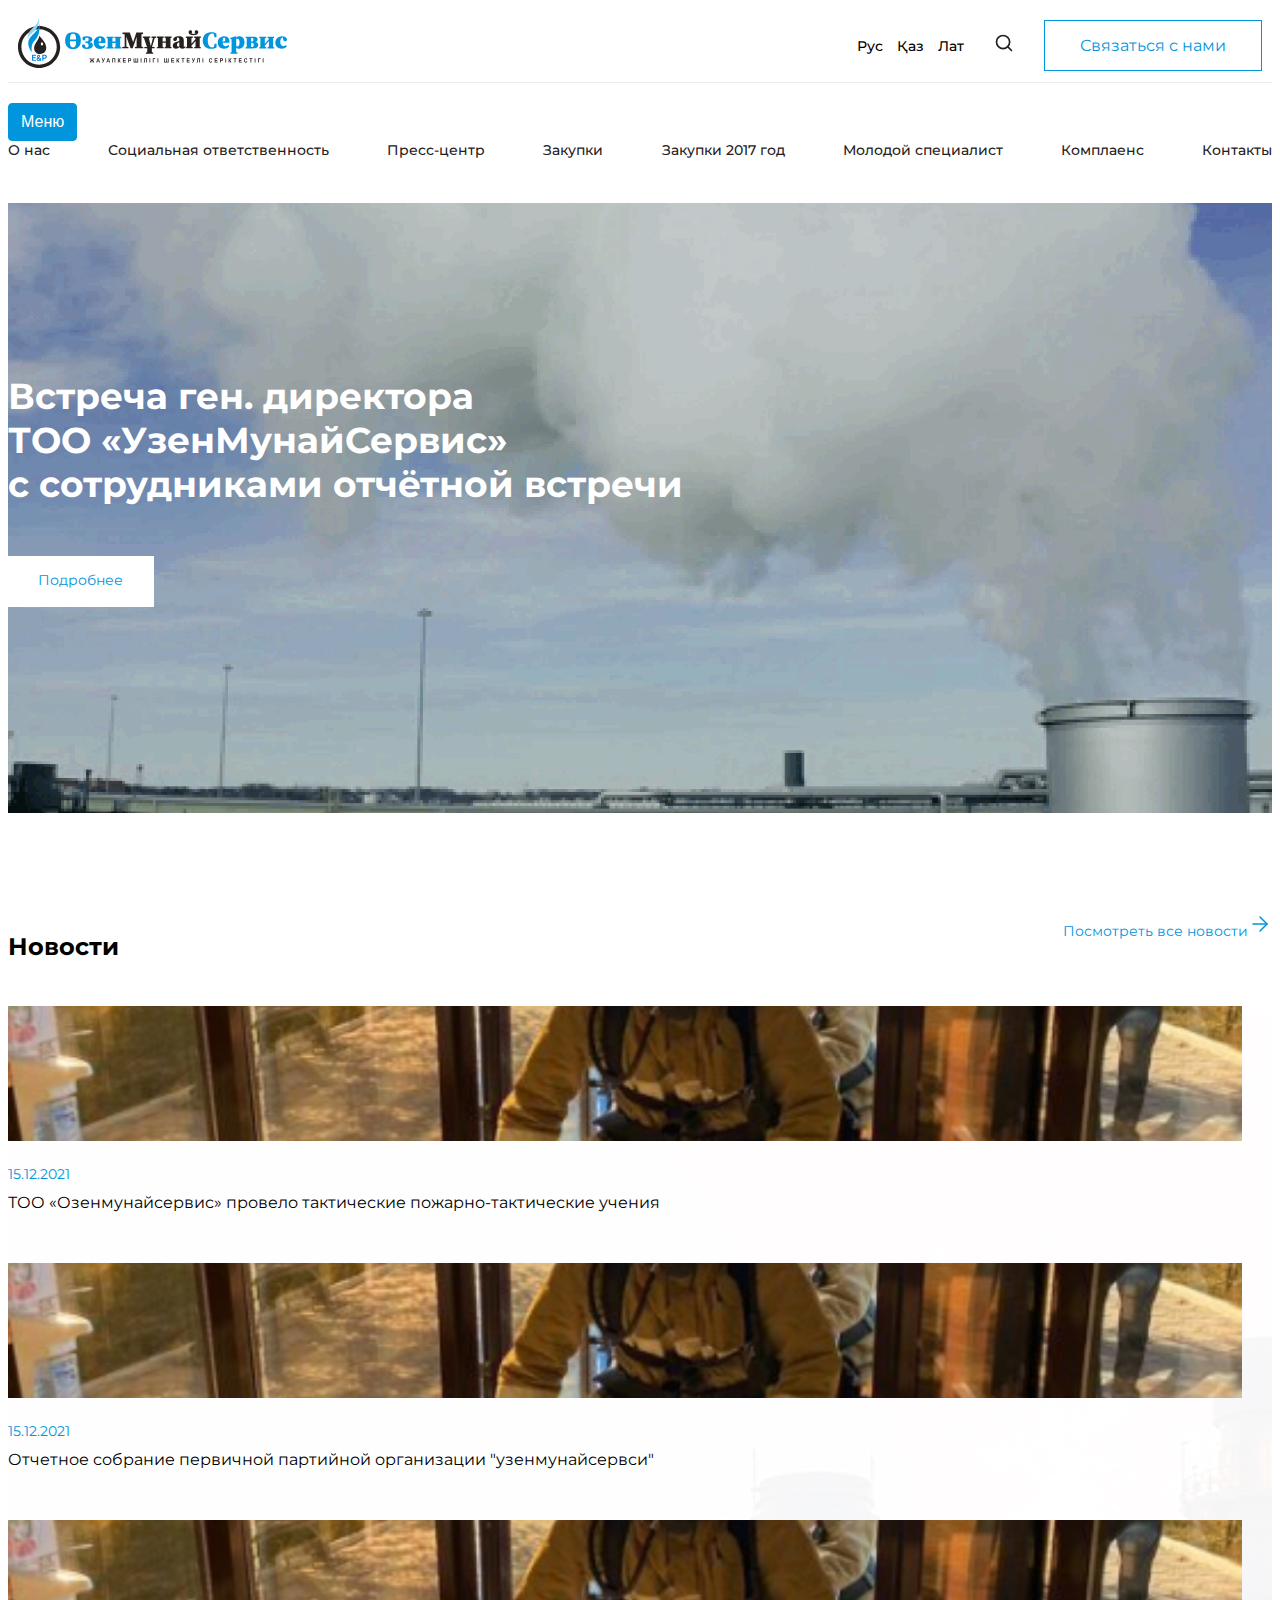
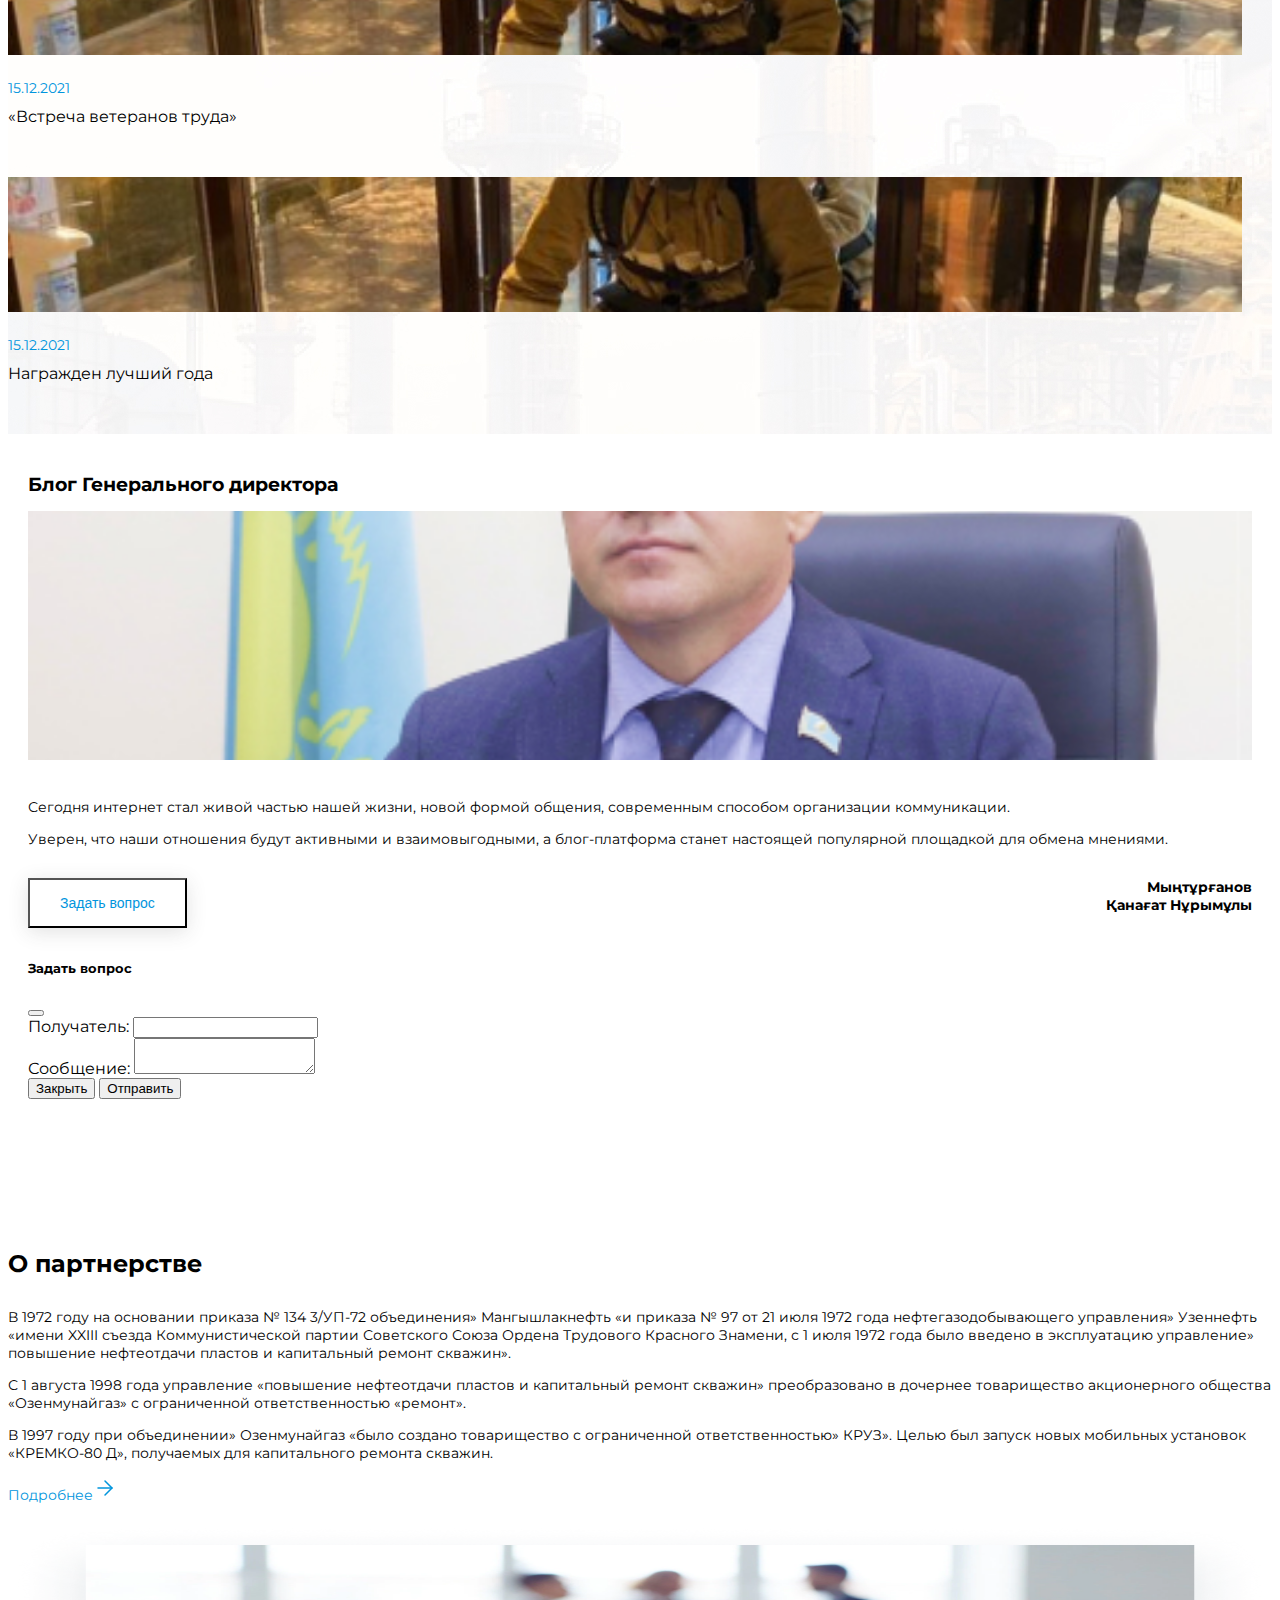
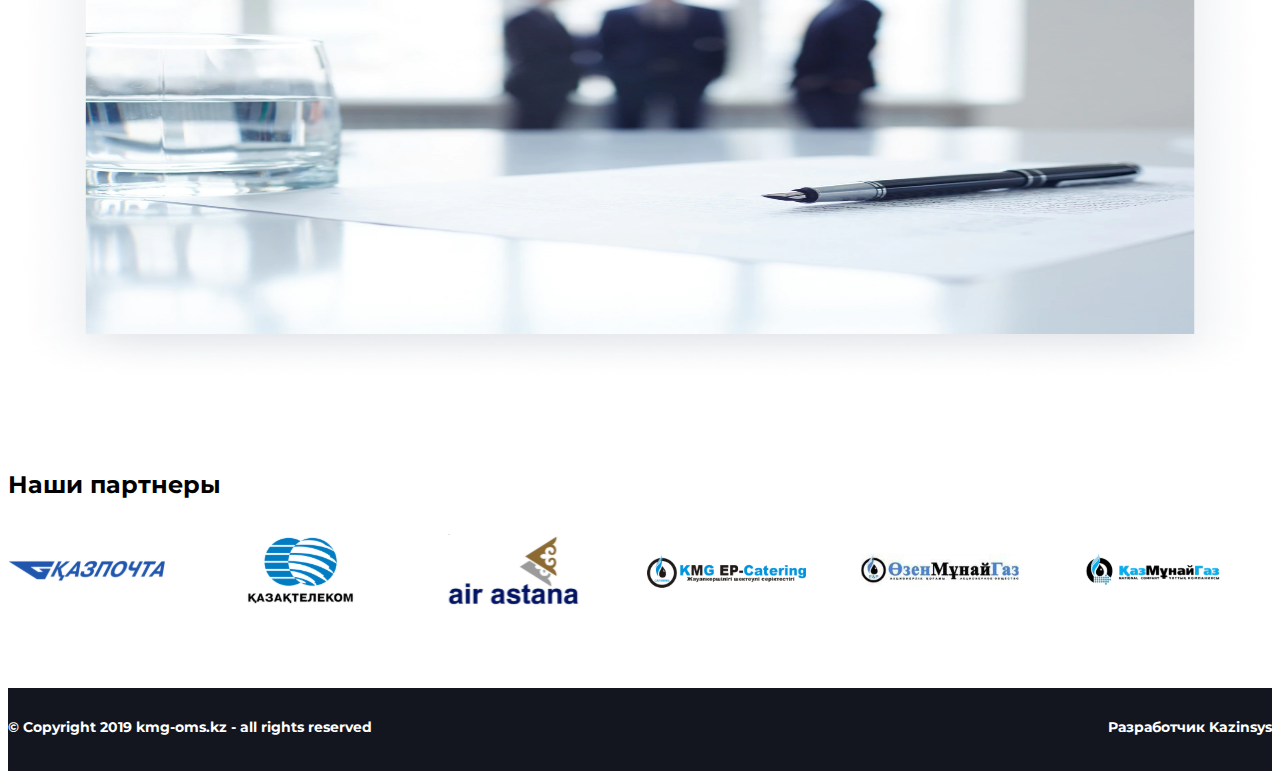
<file: index.html>
<!DOCTYPE html>
<html lang="en">
  <head>
    <meta charset="UTF-8" />
    <meta
      name="viewport"
      content="width=device-width, user-scalable=no, initial-scale=1.0, maximum-scale=1.0, minimum-scale=1.0"
    />
    <meta http-equiv="X-UA-Compatible" content="ie=edge" />
    <title>kmg-oms.kz</title>
    <link rel="preconnect" href="https://fonts.googleapis.com" />
    <link rel="preconnect" href="https://fonts.gstatic.com" crossorigin />
    <link
      href="https://fonts.googleapis.com/css2?family=Montserrat:wght@500&700&display=swap"
      rel="stylesheet"
    />
    <link
      href="https://cdn.jsdelivr.net/npm/bootstrap@5.0.2/dist/css/bootstrap.min.css"
      rel="stylesheet"
      integrity="sha384-EVSTQN3/azprG1Anm3QDgpJLIm9Nao0Yz1ztcQTwFspd3yD65VohhpuuCOmLASjC"
      crossorigin="anonymous"
    />
    <link
      rel="stylesheet"
      href="OwlCarousel2-2.3.4/OwlCarousel2-2.3.4/dist/assets/owl.carousel.min.css"
    />
    <link
      rel="stylesheet"
      href="OwlCarousel2-2.3.4/OwlCarousel2-2.3.4/dist/assets/owl.theme.default.min.css"
    />
    <link href="./style.css" rel="stylesheet" />
  </head>
  <body>
    <div class="header">
      <div class="header_top">
        <div class="container">
          <div class="header_top_container">
            <div class="logo">
              <a href="./index.html">
                <img src="./img/logo.svg" alt="logo" />
              </a>
            </div>
            <div class="buttons">
              <nav class="buttons__langs">
                <a href="#">Рус</a>
                <a href="#">Қаз</a>
                <a href="#">Лат</a>
              </nav>
              <div class="buttons__search">
                <a href="#">
                  <img src="./img/search.svg" alt="search" />
                </a>
              </div>
              <a href="#" class="d-none d-md-block buttons__contact">
                Связаться с нами
              </a>
            </div>
          </div>
        </div>
      </div>
      <div class="header__menu">
        <div class="container">
          <div class="menu-nav">
            <button
              class="menu_toggle menu-nav__btn d-block d-lg-none d-xl-none"
            >
              Меню
            </button>
            <div class="menu-nav__list_toggle">
              <a href="/management.html" class="menu-nav_item">О нас</a>
              <a href="/test.html" class="menu-nav_item">Социальная ответственность</a>
              <a href="#" class="menu-nav_item">Пресс-центр</a>
              <a href="#" class="menu-nav_item">Закупки</a>
              <a href="/purchase.html" class="menu-nav_item">Закупки 2017 год</a>
              <a href="#" class="menu-nav_item">Молодой специалист</a>
              <a href="#" class="menu-nav_item">Комплаенс</a>
              <a href="/contacts.html" class="menu-nav_item">Контакты</a>
            </div>
            <div class="menu-nav__list d-none d-lg-flex d-xl-flex">
              <a href="/management.html" class="menu-nav_item">О нас</a>
              <a href="/test.html" class="menu-nav_item">Социальная ответственность</a>
              <a href="#" class="menu-nav_item">Пресс-центр</a>
              <a href="#" class="menu-nav_item">Закупки</a>
              <a href="/purchase.html" class="menu-nav_item">Закупки 2017 год</a>
              <a href="#" class="menu-nav_item">Молодой специалист</a>
              <a href="#" class="menu-nav_item">Комплаенс</a>
              <a href="/contacts.html" class="menu-nav_item">Контакты</a>
            </div>
          </div>
        </div>
      </div>
    </div>

    <div class="banner">
      <div class="container">
        <h1 class="banner__title">
          Встреча ген. директора<br />ТОО «УзенМунайСервис»<br />
          с сотрудниками отчётной встречи
        </h1>
        <a href="#" class="banner_btn">Подробнее</a>
      </div>
    </div>
    <div class="news">
      <div class="container">
        <div class="row">
          <div class="col-12 col-md-6">
            <div class="news__nav">
              <h2>Новости</h2>
              <a href="./pressa.html" class="news__view"
                >Посмотреть все новости<img src="./img/arrow-right.svg"
              /></a>
            </div>

            <div class="row">
              <div class="col-12 col-md-6">
                <div class="news__col news__box">
                  <img src="./img/news1.jpg" />
                  <p class="news___date">15.12.2021</p>
                  
                  <span
                    >ТОО «Озенмунайсервис» провело тактические
                    пожарно-тактические учения</span
                  >
                </div>
              </div>
              <div class="col-12 col-md-6">
                <div class="news__col news__box">
                  <img src="./img/news1.jpg" />
                  <p class="news___date">15.12.2021</p>
                  
                  <span
                    >Отчетное собрание первичной партийной организации
                    "узенмунайсервси"</span
                  >
                </div>
              </div>
              <div class="col-12 col-md-6">
                <div class="news__col news__box">
                  <img src="./img/news1.jpg" />
                  <p class="news___date">15.12.2021</p>
                  
                  <span>«Встреча ветеранов труда»</span>
                </div>
              </div>
              <div class="col-12 col-md-6">
                <div class="news__col news__box">
                  <img src="./img/news1.jpg" />
                  <p class="news___date">15.12.2021</p>
                  
                  <span>Награжден лучший года</span>
                </div>
              </div>
            </div>
          </div>
          <div class="d-none d-md-block col-md-1"></div>
          <div class="col-12 col-md-5">
            <div class="blog-border">
              <h3>Блог Генерального директора</h3>
              <img src="./img/blog1.jpg" alt="blog1" />
              <p>
                Сегодня интернет стал живой частью нашей жизни, новой формой
                общения, современным способом организации коммуникации.
              </p>
              <p>
                Уверен, что наши отношения будут активными и взаимовыгодными,
                а блог-платформа станет настоящей популярной площадкой
                для обмена мнениями.
              </p>
              <div class="row blog-bot">
                <button
                  type="button"
                  class="btn blog-bot__btn col-auto"
                  data-bs-toggle="modal"
                  data-bs-target="#exampleModal"
                >
                  Задать вопрос
                </button>
                <span class="blog-bot__name col"
                  >Мыңтұрғанов<br />
                  Қанағат Нұрымұлы</span
                >
              </div>
              <div
                class="modal fade"
                id="exampleModal"
                tabindex="-1"
                aria-labelledby="exampleModalLabel"
                aria-hidden="true"
              >
                <div class="modal-dialog">
                  <div class="modal-content">
                    <div class="modal-header">
                      <h5 class="modal-title" id="exampleModalLabel">
                        Задать вопрос
                      </h5>
                      <button
                        type="button"
                        class="btn-close"
                        data-bs-dismiss="modal"
                        aria-label="Close"
                      ></button>
                    </div>
                    <div class="modal-body">
                      <form>
                        <div class="mb-3">
                          <label for="recipient-name" class="col-form-label"
                            >Получатель:</label
                          >
                          <input
                            type="text"
                            class="form-control"
                            id="recipient-name"
                          />
                        </div>
                        <div class="mb-3">
                          <label for="message-text" class="col-form-label"
                            >Сообщение:</label
                          >
                          <textarea
                            class="form-control"
                            id="message-text"
                          ></textarea>
                        </div>
                      </form>
                    </div>
                    <div class="modal-footer">
                      <button
                        type="button"
                        class="btn btn-secondary"
                        data-bs-dismiss="modal"
                      >
                        Закрыть
                      </button>
                      <button type="button" class="btn btn-primary">
                        Отправить
                      </button>
                    </div>
                  </div>
                </div>
              </div>
            </div>
          </div>
        </div>
      </div>
    </div>
    <div class="partners">
      <div class="container">
        <div class="row">
          <div class="col-12 col-md-6">
            <h2>О партнерстве</h2>

            <p>
              В 1972 году на основании приказа № 134 3/УП-72 объединения»
              Мангышлакнефть «и приказа № 97 от 21 июля 1972 года
              нефтегазодобывающего управления» Узеннефть «имени XXIII съезда
              Коммунистической партии Советского Союза Ордена Трудового Красного
              Знамени, с 1 июля 1972 года было введено в эксплуатацию
              управление» повышение нефтеотдачи пластов и капитальный ремонт
              скважин».
            </p>
            <p>
              С 1 августа 1998 года управление «повышение нефтеотдачи пластов
              и капитальный ремонт скважин» преобразовано в дочернее
              товарищество акционерного общества «Озенмунайгаз» с ограниченной
              ответственностью «ремонт».
            </p>
            <p>
              В 1997 году при объединении» Озенмунайгаз «было создано
              товарищество с ограниченной ответственностью» КРУЗ». Целью
              был запуск новых мобильных установок «КРЕМКО-80 Д», получаемых
              для капитального ремонта скважин.
            </p>
            <a href="./management.html" class="news__view"
              >Подробнее<img src="./img/arrow-right.svg"
            /></a>
          </div>
          <div class="col-12 col-md-6">
            <div class="container_partner">
              <img src="./img/partners1.png" alt="partners" />
            </div>
          </div>
        </div>
      </div>
    </div>
    <div class="partners_logo">
      <div class="container">
        <h2>Наши партнеры</h2>
        <div class="owl-carousel owl_bottom">
          <div class="logo_img">
            <img src="./img/logo1.svg" alt="logo" />
          </div>
          <div class="logo_img">
            <img src="./img/logo2.svg" />
          </div>
          <div class="logo_img">
            <img src="./img/logo3.svg" />
          </div>
          <div class="logo_img">
            <img src="./img/logo4.svg" alt="" />
          </div>
          <div class="logo_img">
            <img src="./img/logo5.svg" alt="" />
          </div>
          <div class="logo_img">
            <img src="./img/logo6.svg" alt="" />
          </div>
        </div>
      </div>
    </div>
    <footer class="footer">
      <div class="container">
        <div class="footer__copyright">
          <div>© Copyright 2019 kmg-oms.kz - all rights reserved</div>
          <div>Разработчик Kazinsys</div>
        </div>
      </div>
    </footer>
    <script src="/jquery-3.6.0.min.js"></script>
    <script src="./OwlCarousel2-2.3.4/OwlCarousel2-2.3.4/dist/owl.carousel.min.js"></script>
    <script
      src="https://cdn.jsdelivr.net/npm/bootstrap@5.1.3/dist/js/bootstrap.bundle.min.js"
      integrity="sha384-ka7Sk0Gln4gmtz2MlQnikT1wXgYsOg+OMhuP+IlRH9sENBO0LRn5q+8nbTov4+1p"
      crossorigin="anonymous"
    ></script>
    <script src="/script.js"></script>
  </body>
</html>
</file>
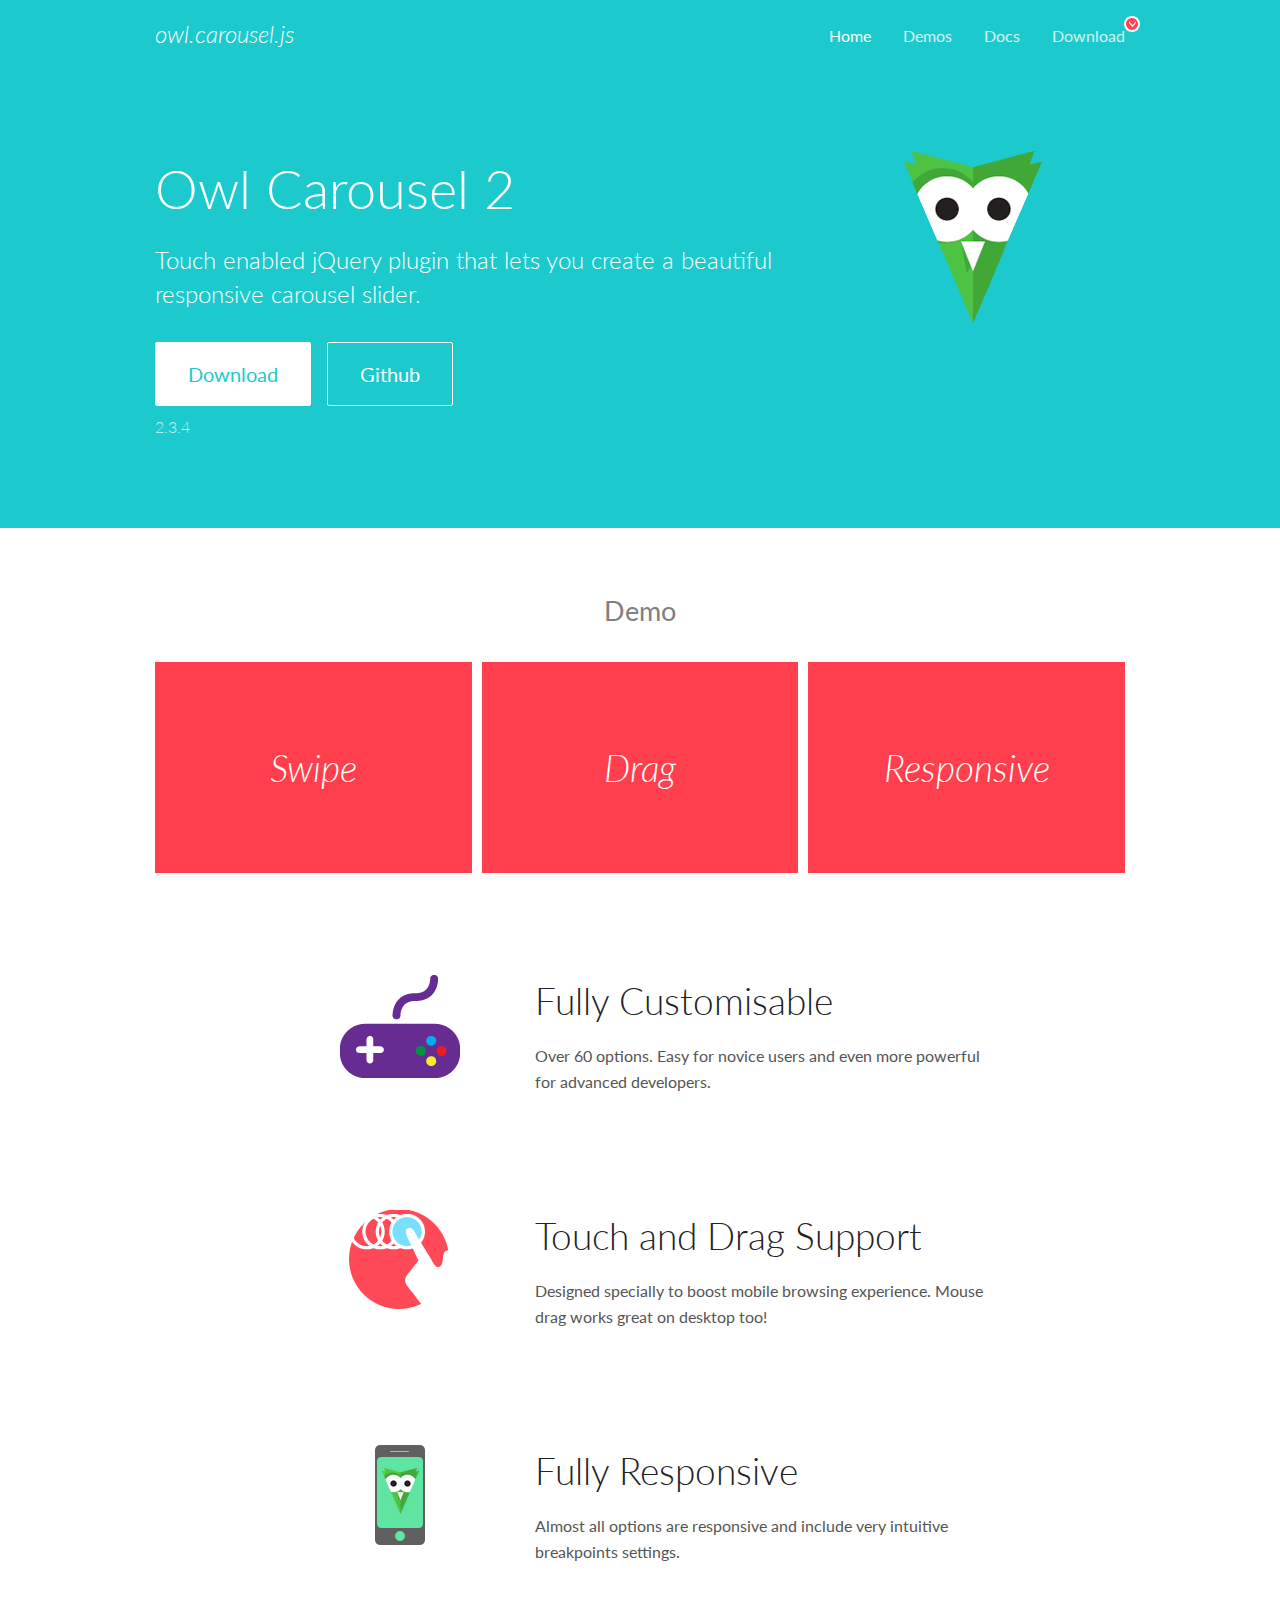
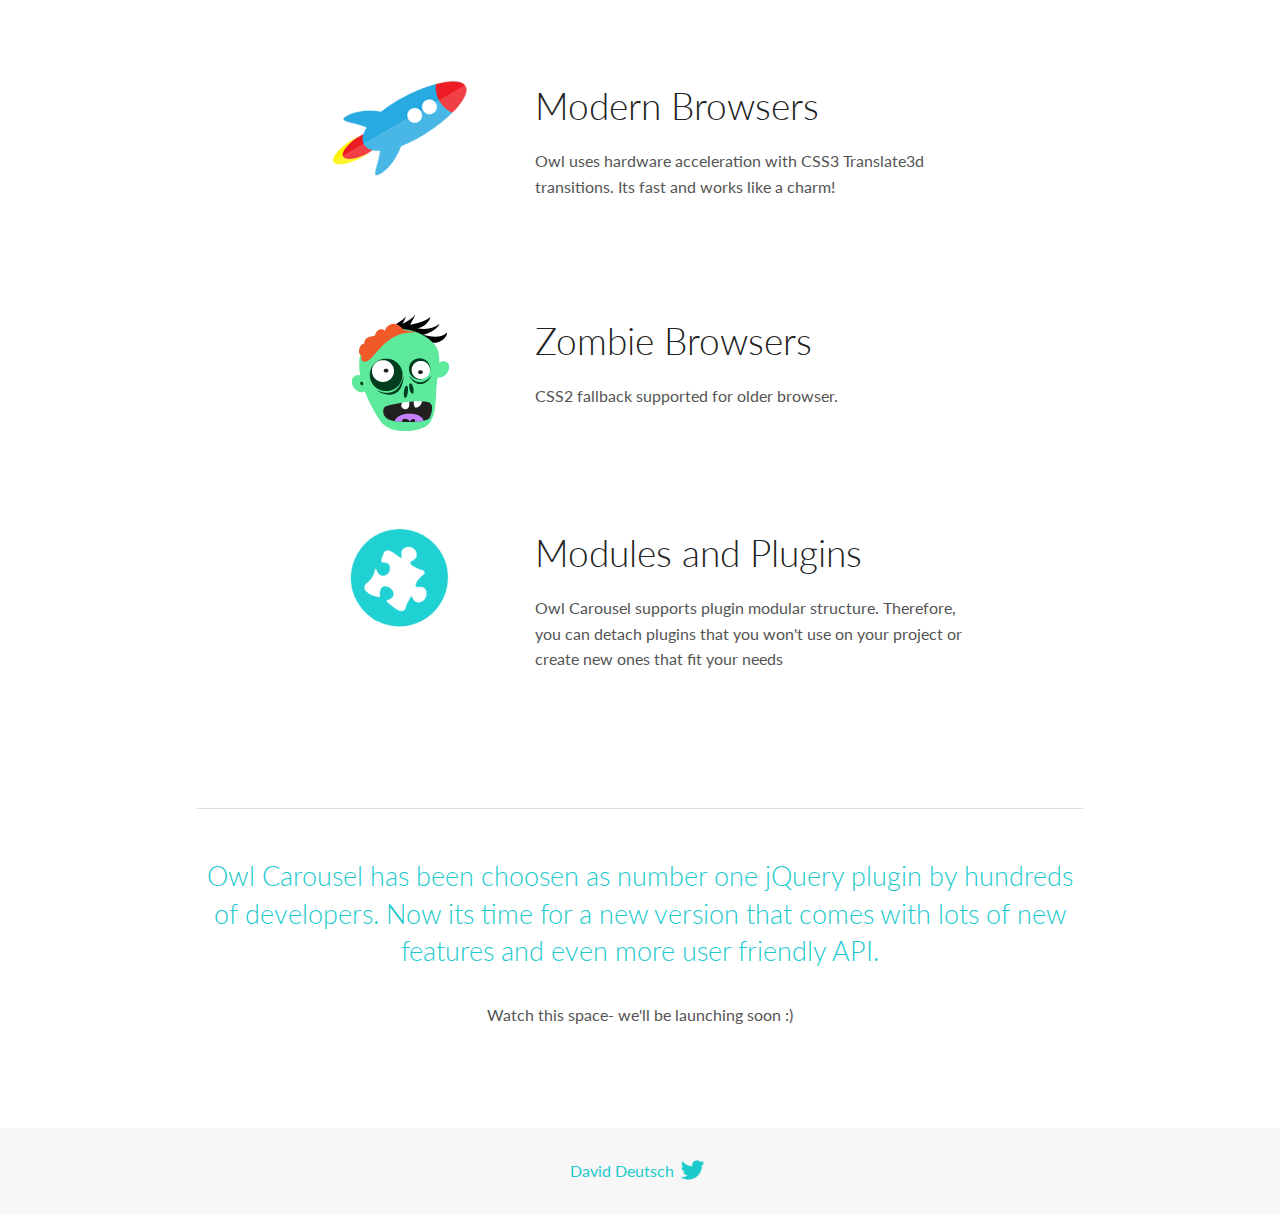
<file: OwlCarousel2-2.3.4/OwlCarousel2-2.3.4/docs/index.html>
<!DOCTYPE html>
<html lang="en">
  <head>

    <!-- head -->
    <meta charset="utf-8">
    <meta name="msapplication-tap-highlight" content="no" />
    <meta name="viewport" content="width=device-width, initial-scale=1.0" />
    <meta name="description" content="Touch enabled jQuery plugin that lets you create beautiful responsive carousel slider.">
    <meta name="author" content="David Deutsch">
    <title>
      Home | Owl Carousel | 2.3.4
    </title>

    <!-- Stylesheets -->
    <link href='https://fonts.googleapis.com/css?family=Lato:300,400,700,400italic,300italic' rel='stylesheet' type='text/css'>
    <link rel="stylesheet" href="assets/css/docs.theme.min.css">

    <!-- Owl Stylesheets -->
    <link rel="stylesheet" href="assets/owlcarousel/assets/owl.carousel.min.css">
    <link rel="stylesheet" href="assets/owlcarousel/assets/owl.theme.default.min.css">

    <!-- HTML5 shim and Respond.js IE8 support of HTML5 elements and media queries -->

    <!--[if lt IE 9]>
      <script src="https://oss.maxcdn.com/libs/html5shiv/3.7.0/html5shiv.js"></script>
      <script src="https://oss.maxcdn.com/libs/respond.js/1.3.0/respond.min.js"></script>
    <![endif]-->

    <!-- Favicons -->
    <link rel="apple-touch-icon-precomposed" sizes="144x144" href="assets/ico/apple-touch-icon-144-precomposed.png">
    <link rel="shortcut icon" href="assets/ico/favicon.png">
    <link rel="shortcut icon" href="favicon.ico">

    <!-- Yeah i know js should not be in header. Its required for demos.-->

    <!-- javascript -->
    <script src="assets/vendors/jquery.min.js"></script>
    <script src="assets/owlcarousel/owl.carousel.js"></script>
  </head>
  <body>

    <!-- header -->
    <header class="header">
      <div class="row">
        <div class="large-12 columns">
          <div class="brand left">
            <h3>
              <a href="/OwlCarousel2/">owl.carousel.js</a> 
            </h3>
          </div>
          <a id="toggle-nav" class="right">
            <span></span> <span></span> <span></span> 
          </a> 
          <div class="nav-bar">
            <ul class="clearfix">
              <li class="active">
                <a href="/OwlCarousel2/index.html">Home</a> 
              </li>
              <li> <a href="/OwlCarousel2/demos/demos.html">Demos</a>  </li>
              <li> <a href="/OwlCarousel2/docs/started-welcome.html">Docs</a>  </li>
              <li>
                <a href="https://github.com/OwlCarousel2/OwlCarousel2/archive/2.3.4.zip">Download</a> 
                <span class="download"></span> 
              </li>
            </ul>
          </div>
        </div>
      </div>
    </header>

    <!-- home panel -->
    <section id="hero">
      <div class="row">
        <div class="large-8 medium-8 columns">
          <h1>Owl Carousel 2</h1>
          <h4>Touch enabled jQuery plugin that lets you create a beautiful responsive carousel slider.</h4>
          <a href="https://github.com/OwlCarousel2/OwlCarousel2/archive/2.3.4.zip" class="hero-button">Download</a> 
          <a href="https://github.com/OwlCarousel2/OwlCarousel2" class="hero-button outline">Github</a> 
          <p>2.3.4</p>
        </div>
        <div class="large-4 medium-4 columns">
          <img class="owl-logo" src="assets/img/owl-logo.png" alt="mr. Owl">
        </div>
      </div>
    </section>

    <!-- body -->
    <div class="home-demo">
      <div class="row">
        <div class="large-12 columns">
          <h3>Demo</h3>
          <div class="owl-carousel">
            <div class="item">
              <h2>Swipe</h2>
            </div>
            <div class="item">
              <h2>Drag</h2>
            </div>
            <div class="item">
              <h2>Responsive</h2>
            </div>
            <div class="item">
              <h2>CSS3</h2>
            </div>
            <div class="item">
              <h2>Fast</h2>
            </div>
            <div class="item">
              <h2>Easy</h2>
            </div>
            <div class="item">
              <h2>Free</h2>
            </div>
            <div class="item">
              <h2>Upgradable</h2>
            </div>
            <div class="item">
              <h2>Tons of options</h2>
            </div>
            <div class="item">
              <h2>Infinity</h2>
            </div>
            <div class="item">
              <h2>Auto Width</h2>
            </div>
          </div>
        </div>
      </div>
    </div>
    <script>
      var owl = $('.owl-carousel');
      owl.owlCarousel({
        margin: 10,
        loop: true,
        responsive: {
          0: {
            items: 1
          },
          600: {
            items: 2
          },
          1000: {
            items: 3
          }
        }
      })
    </script>

    <!-- features -->
    <div id="features">
      <div class="row">
        <div class="small-12 medium-9 small-centered columns">
          <section class="row feature">
            <div class="medium-4 small-12 columns">
              <img src="assets/img/feature-options.png" alt="">
            </div>
            <div class="medium-8 small-12 columns">
              <h2>Fully Customisable</h2>
              <p>Over 60 options. Easy for novice users and even more powerful for advanced developers.</p>
            </div>
          </section>
          <section class="row feature">
            <div class="medium-4 small-12 columns">
              <img src="assets/img/feature-drag.png" alt="">
            </div>
            <div class="medium-8 small-12 columns">
              <h2>Touch and Drag Support</h2>
              <p>Designed specially to boost mobile browsing experience. Mouse drag works great on desktop too!</p>
            </div>
          </section>
          <section class="row feature">
            <div class="medium-4 small-12 columns">
              <img src="assets/img/feature-responsive.png" alt="">
            </div>
            <div class="medium-8 small-12 columns">
              <h2>Fully Responsive</h2>
              <p>Almost all options are responsive and include very intuitive breakpoints settings.</p>
            </div>
          </section>
          <section class="row feature">
            <div class="medium-4 small-12 columns">
              <img src="assets/img/feature-modern.png" alt="">
            </div>
            <div class="medium-8 small-12 columns">
              <h2>Modern Browsers</h2>
              <p>Owl uses hardware acceleration with CSS3 Translate3d transitions. Its fast and works like a charm! </p>
            </div>
          </section>
          <section class="row feature">
            <div class="medium-4 small-12 columns">
              <img src="assets/img/feature-zombie.png" alt="">
            </div>
            <div class="medium-8 small-12 columns">
              <h2>Zombie Browsers</h2>
              <p>CSS2 fallback supported for older browser.</p>
            </div>
          </section>
          <section class="row feature">
            <div class="medium-4 small-12 columns">
              <img src="assets/img/feature-module.png" alt="">
            </div>
            <div class="medium-8 small-12 columns">
              <h2>Modules and Plugins</h2>
              <p>Owl Carousel supports plugin modular structure. Therefore, you can detach plugins that you won&#x27;t use on your project or create new ones that fit your needs</p>
            </div>
          </section>
        </div>
      </div>
    </div>

    <!-- footer -->
    <section id="teaser-text">
      <div class="row">
        <div class="small-12 medium-11 small-centered columns">
          <hr>
          <h3 id="owl-carousel-has-been-choosen-as-number-one-jquery-plugin-by-hundreds-of-developers-now-its-time-for-a-new-version-that-comes-with-lots-of-new-features-and-even-more-user-friendly-api-">Owl Carousel has been choosen as number one jQuery plugin by hundreds of developers. Now its time for a new version that comes with lots of new features and even more user friendly API.</h3>
          <p>Watch this space- we&#39;ll be launching soon :)</p>
        </div>
      </div>
    </section>

    <!-- footer -->
    <footer class="footer">
      <div class="row">
        <div class="large-12 columns">
          <h5>
            <a href="/OwlCarousel2/docs/support-contact.html">David Deutsch</a> 
            <a id="custom-tweet-button" href="https://twitter.com/share?url=https://github.com/OwlCarousel2/OwlCarousel2&text=Owl Carousel - This is so awesome! " target="_blank"></a> 
          </h5>
        </div>
      </div>
    </footer>

    <!-- vendors -->
    <script src="assets/vendors/highlight.js"></script>
    <script src="assets/js/app.js"></script>
  </body>
</html>
</file>
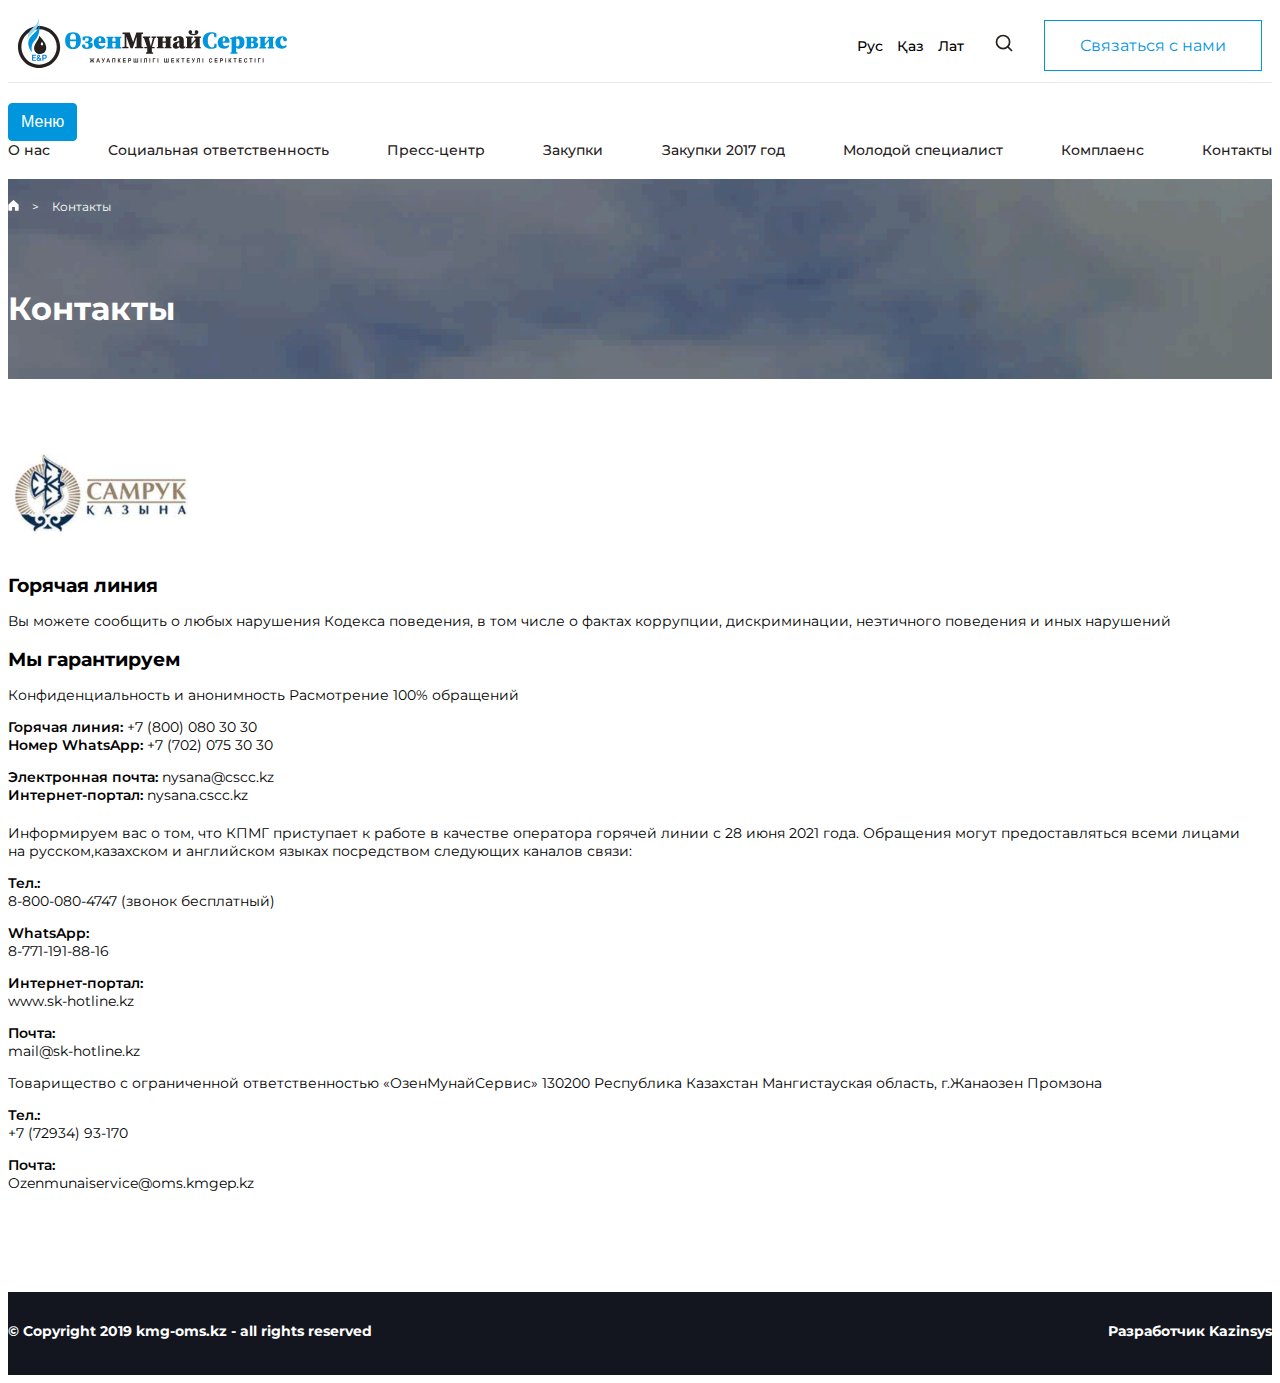
<file: contacts.html>
<!DOCTYPE html>
<html lang="en">
  <head>
    <meta charset="UTF-8" />
    <meta
      name="viewport"
      content="width=device-width, user-scalable=no, initial-scale=1.0, maximum-scale=1.0, minimum-scale=1.0"
    />
    <meta http-equiv="X-UA-Compatible" content="ie=edge" />
    <title>kmg-oms.kz</title>
    <link rel="preconnect" href="https://fonts.googleapis.com" />
    <link rel="preconnect" href="https://fonts.gstatic.com" crossorigin />
    <link
      href="https://fonts.googleapis.com/css2?family=Montserrat:wght@500&700&display=swap"
      rel="stylesheet"
    />
    <link
      href="https://cdn.jsdelivr.net/npm/bootstrap@5.0.2/dist/css/bootstrap.min.css"
      rel="stylesheet"
      integrity="sha384-EVSTQN3/azprG1Anm3QDgpJLIm9Nao0Yz1ztcQTwFspd3yD65VohhpuuCOmLASjC"
      crossorigin="anonymous"
    />
    <link
      rel="stylesheet"
      href="OwlCarousel2-2.3.4/OwlCarousel2-2.3.4/dist/assets/owl.carousel.min.css"
    />
    <link
      rel="stylesheet"
      href="OwlCarousel2-2.3.4/OwlCarousel2-2.3.4/dist/assets/owl.theme.default.min.css"
    />
    <link href="./style.css" rel="stylesheet" />
  </head>
  <body>
    <div class="header">
        <div class="header_top">
          <div class="container">
            <div class="header_top_container">
              <div class="logo">
                <a href="./index.html">
                  <img src="./img/logo.svg" alt="logo" />
                </a>
              </div>
              <div class="buttons">
                <nav class="buttons__langs">
                  <a href="#">Рус</a>
                  <a href="#">Қаз</a>
                  <a href="#">Лат</a>
                </nav>
                <div class="buttons__search">
                  <a href="#">
                    <img src="./img/search.svg" alt="search" />
                  </a>
                </div>
                <a href="#" class="d-none d-md-block buttons__contact">
                  Связаться с нами
                </a>
              </div>
            </div>
          </div>
        </div>
        <div class="header__menu">
          <div class="container">
            <div class="menu-nav">
              <button
                class="menu_toggle menu-nav__btn d-block d-lg-none d-xl-none"
              >
                Меню
              </button>
              <div class="menu-nav__list_toggle">
                <a href="/management.html" class="menu-nav_item">О нас</a>
                <a href="/test.html" class="menu-nav_item">Социальная ответственность</a>
                <a href="#" class="menu-nav_item">Пресс-центр</a>
                <a href="#" class="menu-nav_item">Закупки</a>
                <a href="/purchase.html" class="menu-nav_item">Закупки 2017 год</a>
                <a href="#" class="menu-nav_item">Молодой специалист</a>
                <a href="#" class="menu-nav_item">Комплаенс</a>
                <a href="/contacts.html" class="menu-nav_item">Контакты</a>
              </div>
              <div class="menu-nav__list d-none d-lg-flex d-xl-flex">
                <a href="/management.html" class="menu-nav_item">О нас</a>
                <a href="/test.html" class="menu-nav_item">Социальная ответственность</a>
                <a href="#" class="menu-nav_item">Пресс-центр</a>
                <a href="#" class="menu-nav_item">Закупки</a>
                <a href="/purchase.html" class="menu-nav_item">Закупки 2017 год</a>
                <a href="#" class="menu-nav_item">Молодой специалист</a>
                <a href="#" class="menu-nav_item">Комплаенс</a>
                <a href="/contacts.html" class="menu-nav_item">Контакты</a>
              </div>
            </div>
          </div>
        </div>
      </div>

        <div class="banner_dif">
            <div class="container">
            <div class="branch">
                <a href="./index.html" class="home">
                <img src="./img/home.svg" alt="home" />
                </a>
                <span>></span>
                <span>Контакты</span>
            </div>
            <div class="branch_title"><h1>Контакты</h1></div>
            </div>
        </div>
        <div class="container-fluid  discription">
            <div class="row">

            
            <div class="col-12 col-md-3">
                <div class="disc_left">
                    <img src="./img/logo_samruk.svg" alt="logo_samruk" />
            <h3>Горячая линия</h3>
            <p>
                Вы можете сообщить о любых нарушения Кодекса поведения, в том числе
                о фактах коррупции, дискриминации, неэтичного поведения и иных
                нарушений
            </p>
            <h3>Мы гарантируем</h3>
            <p>Конфиденциальность и анонимность Расмотрение 100% обращений</p>
            <p><span class="span_bold">Горячая линия:</span> +7 (800) 080 30 30<br>
            <span class="span_bold">Номер WhatsApp:</span> +7 (702) 075 30 30</p>
            <p><span class="span_bold">Электронная почта:</span> nysana@cscc.kz<br>
            <span class="span_bold">Интернет-портал:</span> nysana.cscc.kz</p>
                </div>
            
            </div>
            <div class="col-12 col-md-8 ">
            <p>
                Информируем вас о том, что КПМГ приступает к работе в качестве
                оператора горячей линии с 28 июня 2021 года. Обращения могут
                предоставляться всеми лицами на русском,казахском и английском
                языках посредством следующих каналов связи:
            </p>
            <p><span class="span_bold">Тел.:</span><br> 8-800-080-4747 (звонок бесплатный)</p>
            <p><span class="span_bold">WhatsApp:</span><br>8-771-191-88-16</p>
            <p><span class="span_bold">Интернет-портал:</span><br>www.sk-hotline.kz</p>
            <p><span class="span_bold">Почта:</span><br>mail@sk-hotline.kz</p>
            <p>
                Товарищество с ограниченной ответственностью «ОзенМунайСервис»
                130200 Республика Казахстан Мангистауская область, г.Жанаозен
                Промзона
            </p>
            <p><span class="span_bold">Тел.:</span><br>+7 (72934) 93-170</p>
            <p><span class="span_bold">Почта:</span><br>Ozenmunaiservice@oms.kmgep.kz</p>
            </div>
        </div>
        </div>
        
    </body>
    <footer class="footer">
        <div class="container">
          <div class="footer__copyright">
            <div>© Copyright 2019 kmg-oms.kz - all rights reserved</div>
            <div>Разработчик Kazinsys</div>
          </div>
        </div>
      </footer>
        
        <script src="/jquery-3.6.0.min.js"></script>
        <script src="./OwlCarousel2-2.3.4/OwlCarousel2-2.3.4/dist/owl.carousel.min.js"></script>
        <script
        src="https://cdn.jsdelivr.net/npm/bootstrap@5.1.3/dist/js/bootstrap.bundle.min.js"
        integrity="sha384-ka7Sk0Gln4gmtz2MlQnikT1wXgYsOg+OMhuP+IlRH9sENBO0LRn5q+8nbTov4+1p"
        crossorigin="anonymous"
        ></script>
        <script src="/script.js"></script>
  
</html>
</file>
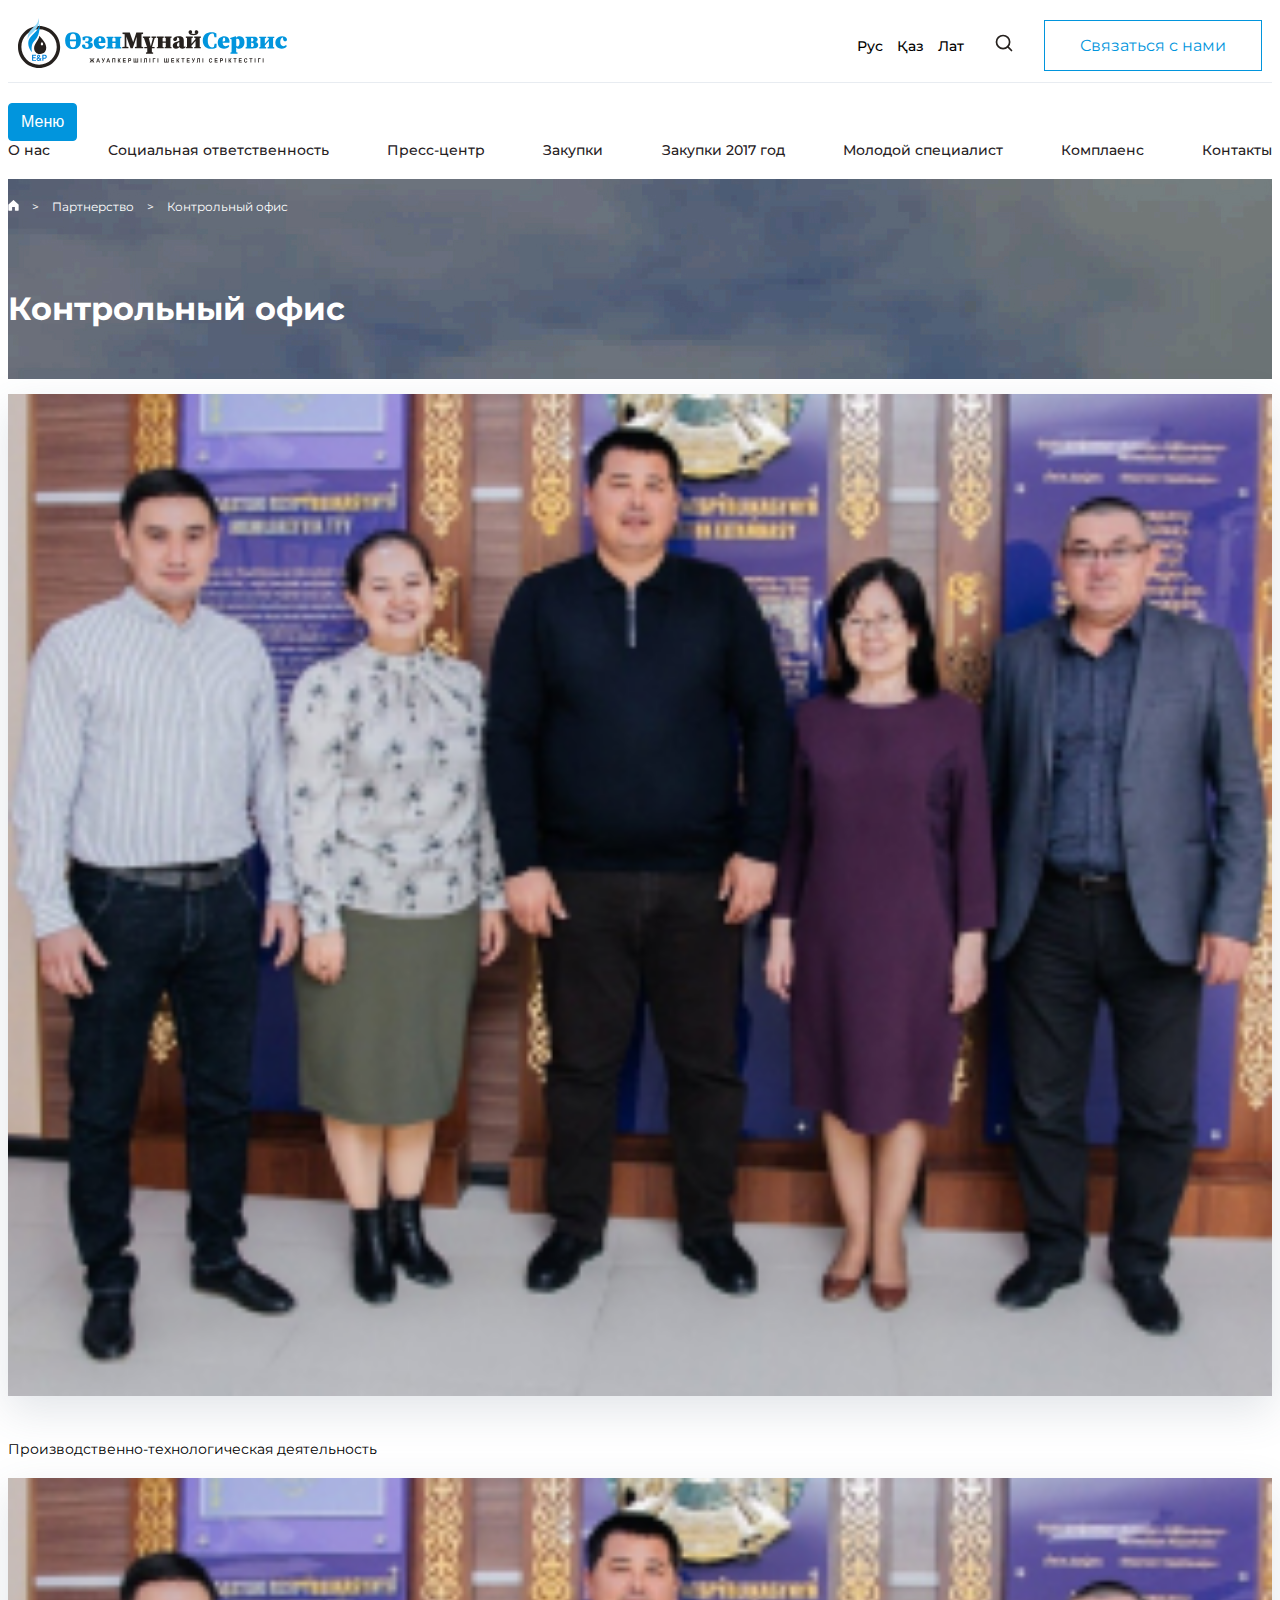
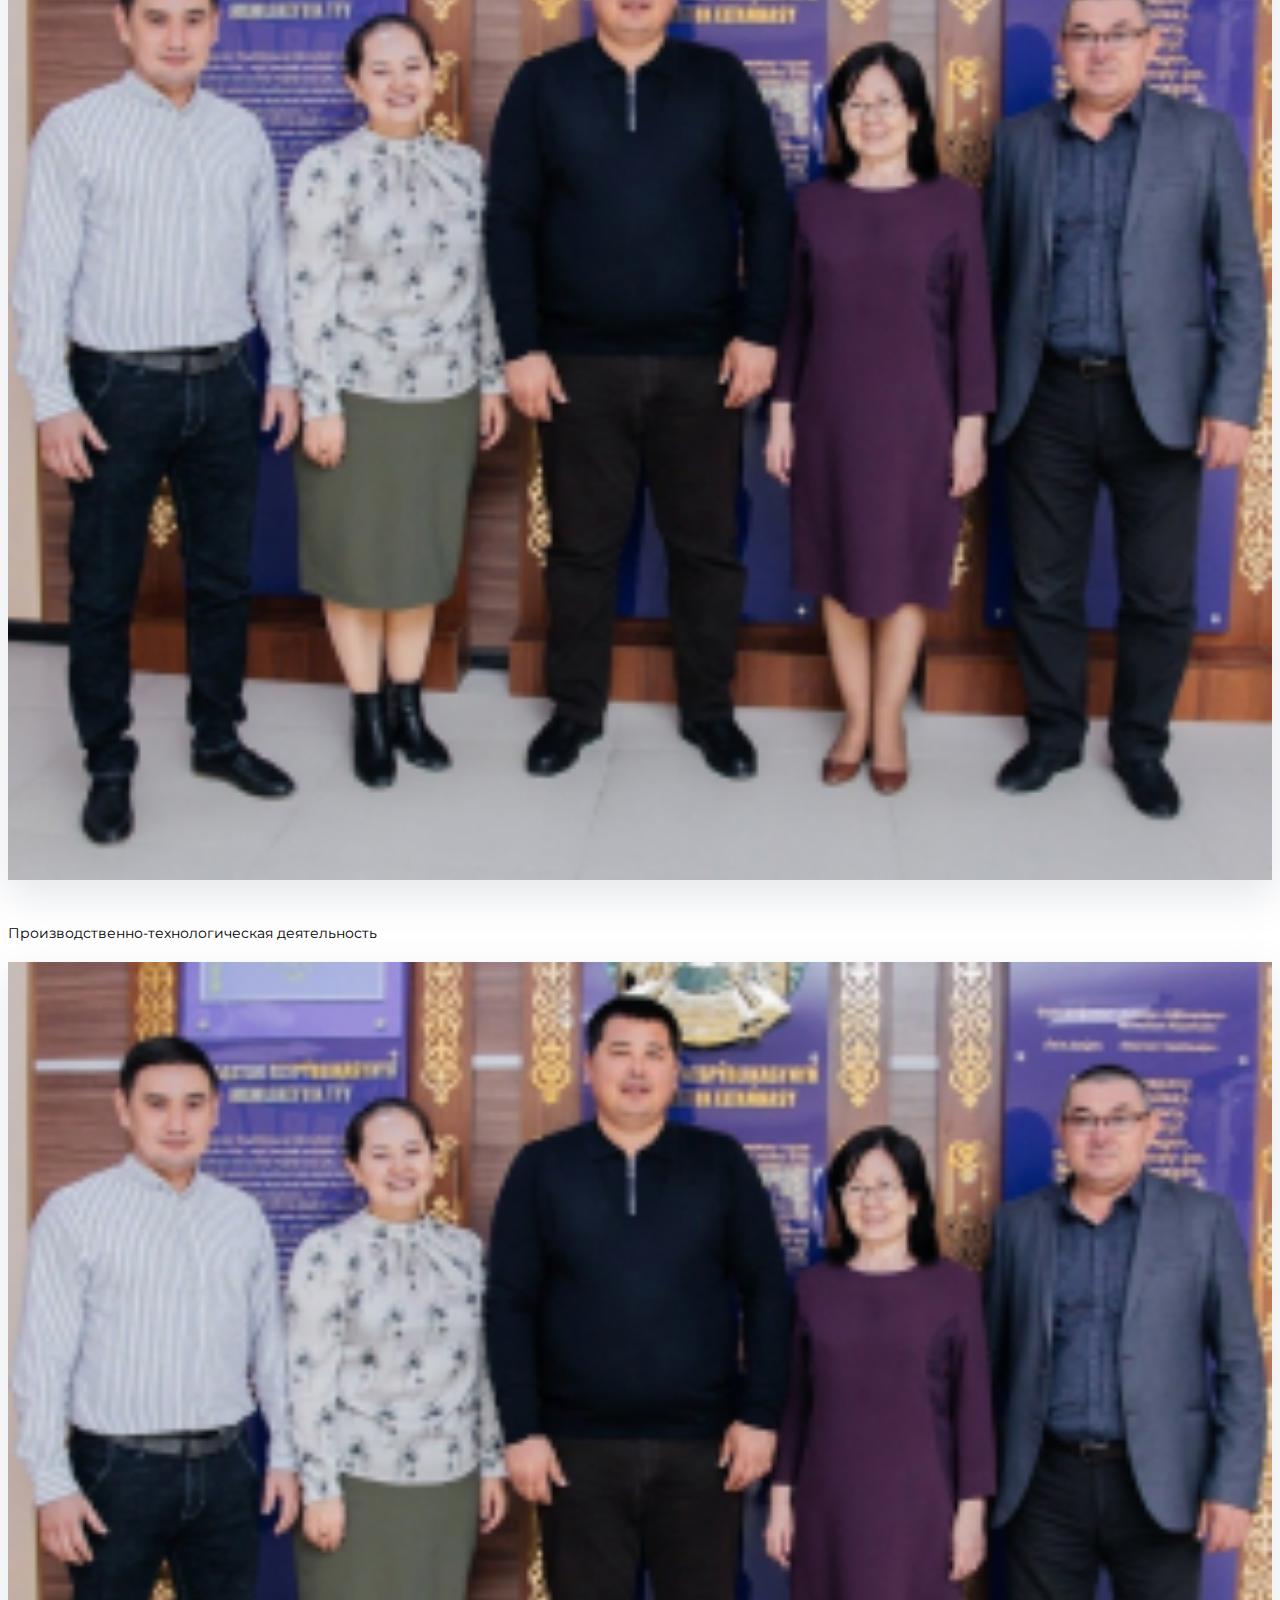
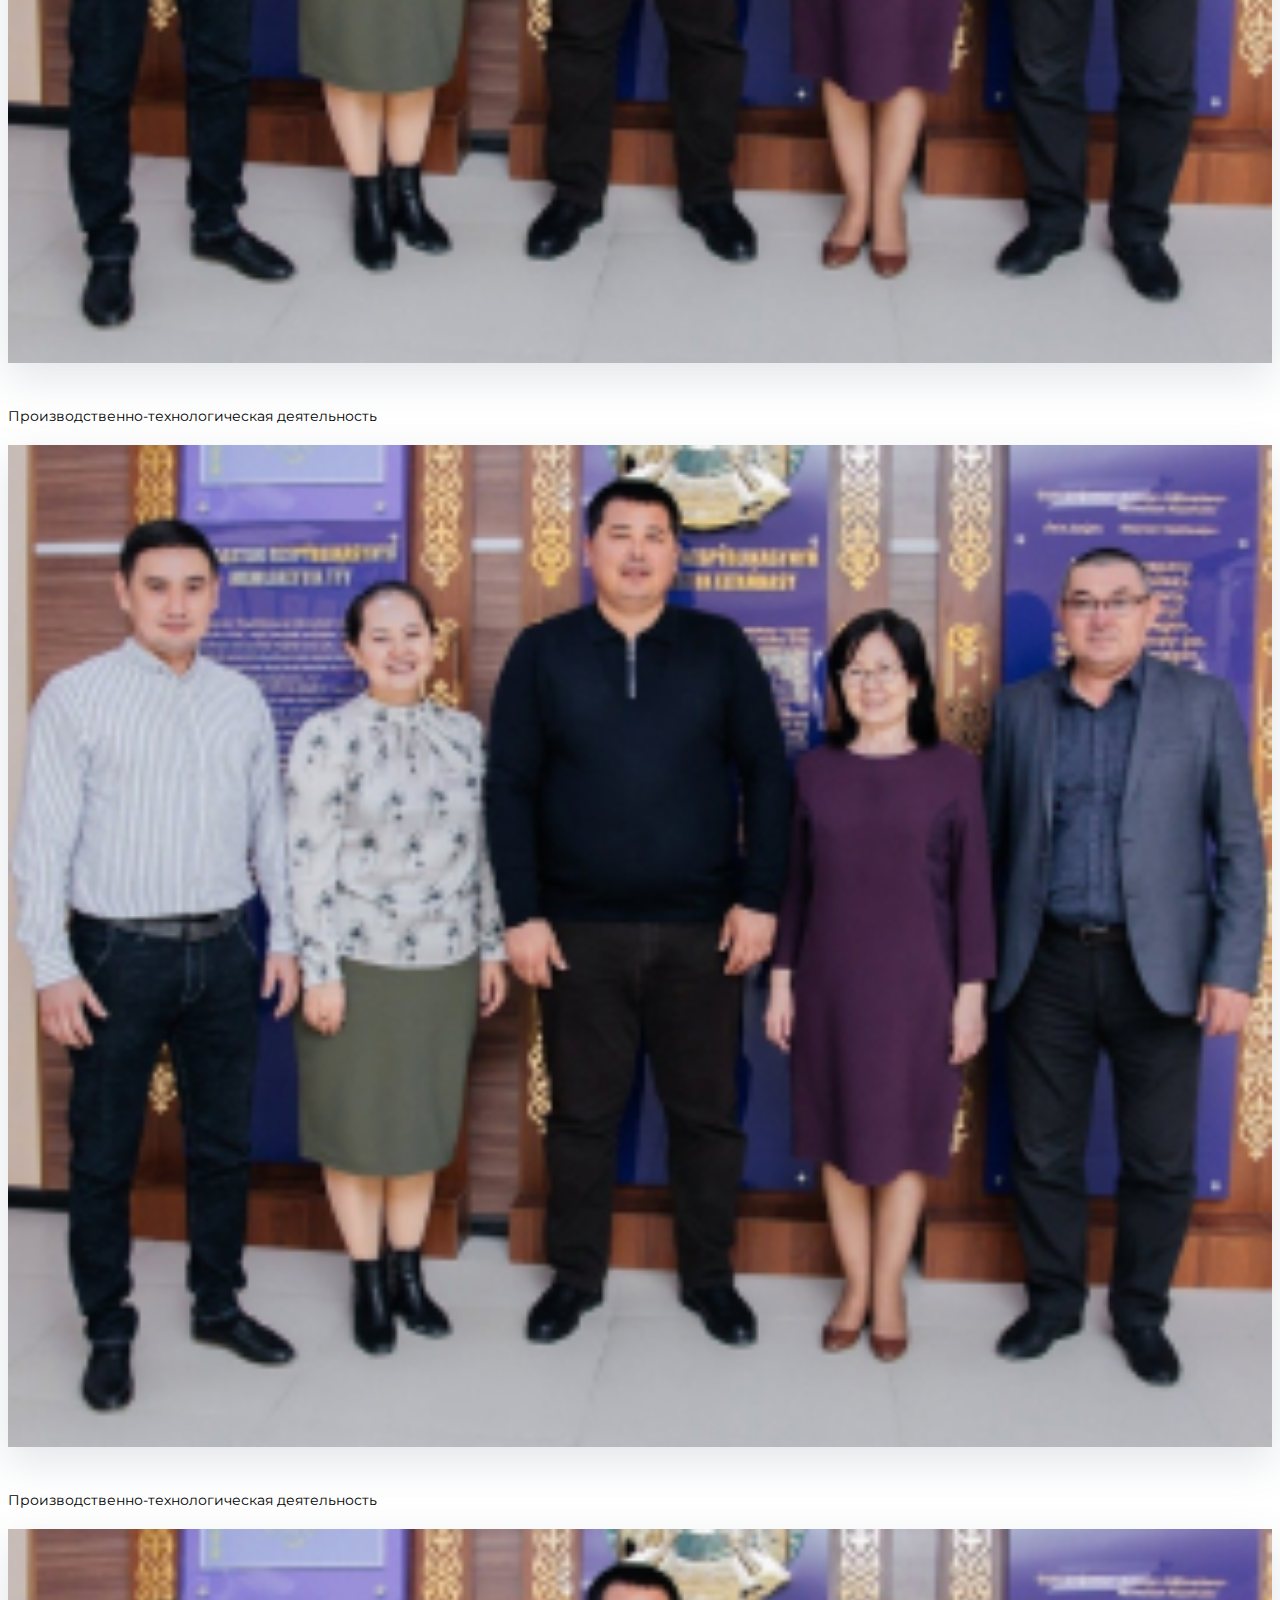
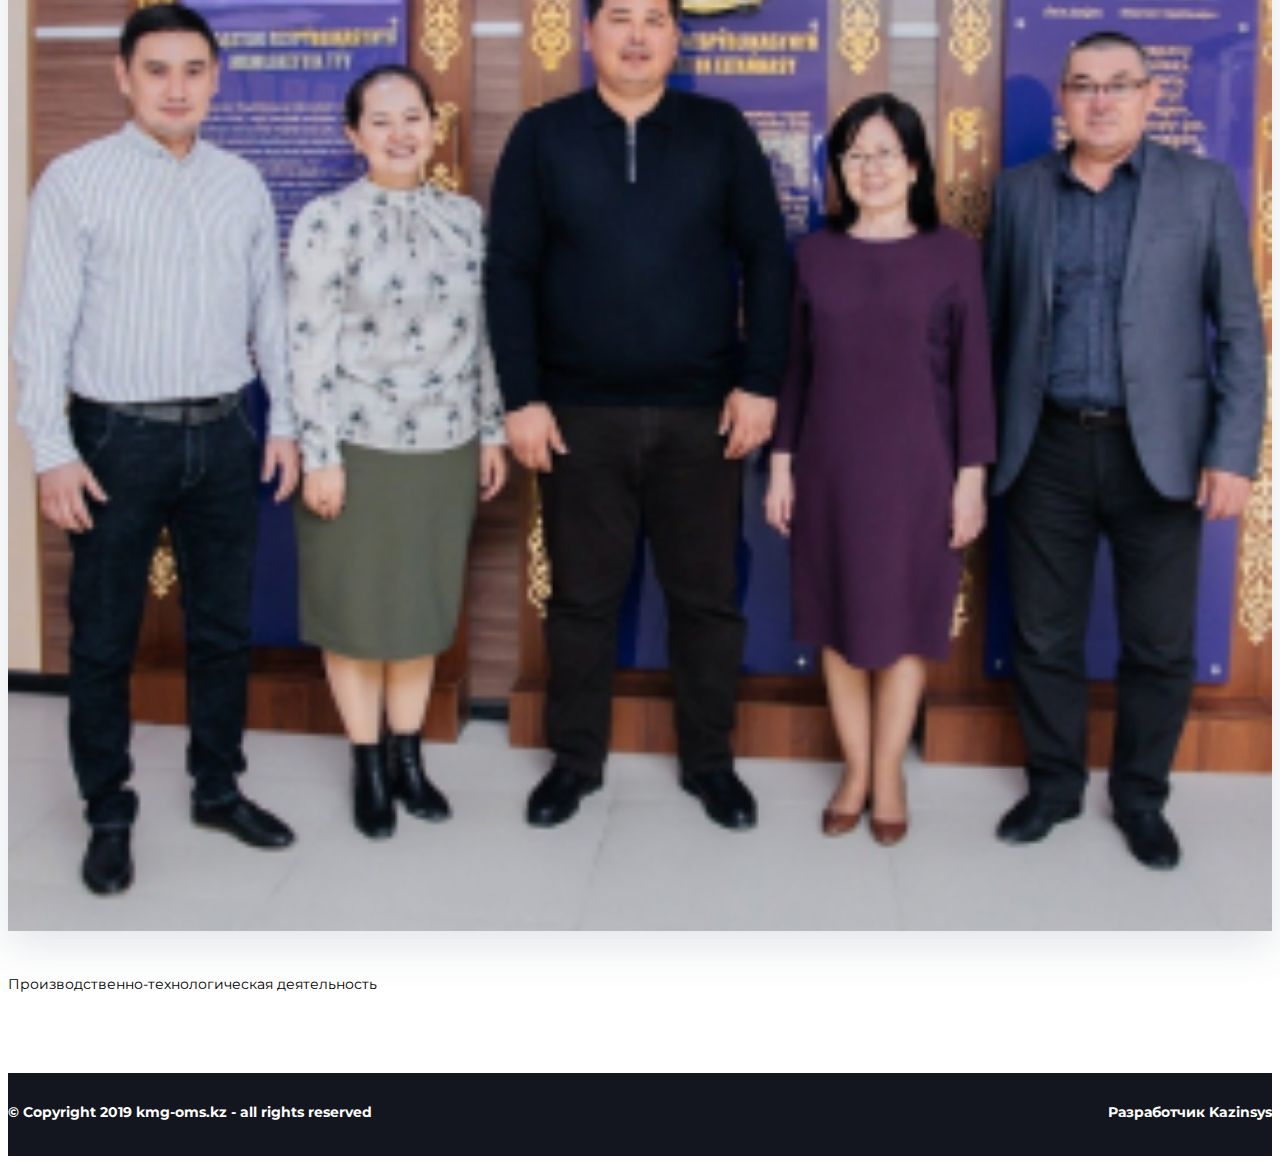
<file: management.html>
<!DOCTYPE html>
<html lang="en">
  <head>
    <meta charset="UTF-8" />
    <meta
      name="viewport"
      content="width=device-width, user-scalable=no, initial-scale=1.0, maximum-scale=1.0, minimum-scale=1.0"
    />
    <meta http-equiv="X-UA-Compatible" content="ie=edge" />
    <title>kmg-oms.kz</title>
    <link rel="preconnect" href="https://fonts.googleapis.com" />
    <link rel="preconnect" href="https://fonts.gstatic.com" crossorigin />
    <link
      href="https://fonts.googleapis.com/css2?family=Montserrat:wght@500&700&display=swap"
      rel="stylesheet"
    />
    <link
      href="https://cdn.jsdelivr.net/npm/bootstrap@5.0.2/dist/css/bootstrap.min.css"
      rel="stylesheet"
      integrity="sha384-EVSTQN3/azprG1Anm3QDgpJLIm9Nao0Yz1ztcQTwFspd3yD65VohhpuuCOmLASjC"
      crossorigin="anonymous"
    />
    <link
      rel="stylesheet"
      href="OwlCarousel2-2.3.4/OwlCarousel2-2.3.4/dist/assets/owl.carousel.min.css"
    />
    <link
      rel="stylesheet"
      href="OwlCarousel2-2.3.4/OwlCarousel2-2.3.4/dist/assets/owl.theme.default.min.css"
    />
    <link href="./style.css" rel="stylesheet" />
  </head>
<body>
  <div class="header">
    <div class="header_top">
      <div class="container">
        <div class="header_top_container">
          <div class="logo">
            <a href="./index.html">
              <img src="./img/logo.svg" alt="logo" />
            </a>
          </div>
          <div class="buttons">
            <nav class="buttons__langs">
              <a href="#">Рус</a>
              <a href="#">Қаз</a>
              <a href="#">Лат</a>
            </nav>
            <div class="buttons__search">
              <a href="#">
                <img src="./img/search.svg" alt="search" />
              </a>
            </div>
            <a href="#" class="d-none d-md-block buttons__contact">
              Связаться с нами
            </a>
          </div>
        </div>
      </div>
    </div>
    <div class="header__menu">
      <div class="container">
        <div class="menu-nav">
          <button
            class="menu_toggle menu-nav__btn d-block d-lg-none d-xl-none"
          >
            Меню
          </button>
          <div class="menu-nav__list_toggle">
            <a href="/management.html" class="menu-nav_item">О нас</a>
            <a href="/test.html" class="menu-nav_item">Социальная ответственность</a>
            <a href="#" class="menu-nav_item">Пресс-центр</a>
            <a href="#" class="menu-nav_item">Закупки</a>
            <a href="/purchase.html" class="menu-nav_item">Закупки 2017 год</a>
            <a href="#" class="menu-nav_item">Молодой специалист</a>
            <a href="#" class="menu-nav_item">Комплаенс</a>
            <a href="/contacts.html" class="menu-nav_item">Контакты</a>
          </div>
          <div class="menu-nav__list d-none d-lg-flex d-xl-flex">
            <a href="/management.html" class="menu-nav_item">О нас</a>
            <a href="/test.html" class="menu-nav_item">Социальная ответственность</a>
            <a href="#" class="menu-nav_item">Пресс-центр</a>
            <a href="#" class="menu-nav_item">Закупки</a>
            <a href="/purchase.html" class="menu-nav_item">Закупки 2017 год</a>
            <a href="#" class="menu-nav_item">Молодой специалист</a>
            <a href="#" class="menu-nav_item">Комплаенс</a>
            <a href="/contacts.html" class="menu-nav_item">Контакты</a>
          </div>
        </div>
      </div>
    </div>
  </div>
      <div class="banner_dif">
        <div class="container">
        <div class="branch">
            <a href="./index.html" class="home">
            <img src="./img/home.svg" alt="home" />
            </a>
            <span>></span>
            <span>Партнерство</span>
            <span>></span>
            <span>Контрольный офис</span>
        </div>
        <div class="branch_title"><h1>Контрольный офис</h1></div>
        </div>
    </div>
    
  <div class="container">
    <div class="row">
    <div class="col-12 col-sm-6 col-lg-3">
      <a href="#" class="news__item"><img src="./img/office1.jpg" alt=""></a>
      
      <p>Производственно-технологическая деятельность</p>
    </div>
    <div class="col-12 col-sm-6 col-lg-3">
      <a href="#" class="news__item"><img src="./img/office1.jpg" alt=""></a>
      
      <p>Производственно-технологическая деятельность</p>
    </div><div class="col-12 col-sm-6 col-lg-3">
      <a href="#" class="news__item"><img src="./img/office1.jpg" alt=""></a>
      
      <p>Производственно-технологическая деятельность</p>
    </div><div class="col-12 col-sm-6 col-lg-3">
      <a href="#" class="news__item"><img src="./img/office1.jpg" alt=""></a>
      
      <p>Производственно-технологическая деятельность</p>
    </div><div class="col-12 col-sm-6 col-lg-3">
      <a href="#" class="news__item"><img src="./img/office1.jpg" alt=""></a>
      
      <p>Производственно-технологическая деятельность</p>
    </div>
  </div>
  </div>

</body>

<footer class="footer">
  <div class="container">
    <div class="footer__copyright">
      <div>© Copyright 2019 kmg-oms.kz - all rights reserved</div>
      <div>Разработчик Kazinsys</div>
    </div>
  </div>
</footer>
<script src="/jquery-3.6.0.min.js"></script>
<script src="./OwlCarousel2-2.3.4/OwlCarousel2-2.3.4/dist/owl.carousel.min.js"></script>
<script
  src="https://cdn.jsdelivr.net/npm/bootstrap@5.1.3/dist/js/bootstrap.bundle.min.js"
  integrity="sha384-ka7Sk0Gln4gmtz2MlQnikT1wXgYsOg+OMhuP+IlRH9sENBO0LRn5q+8nbTov4+1p"
  crossorigin="anonymous"
></script>
<script src="/script.js"></script>

</html>

</html>
</file>
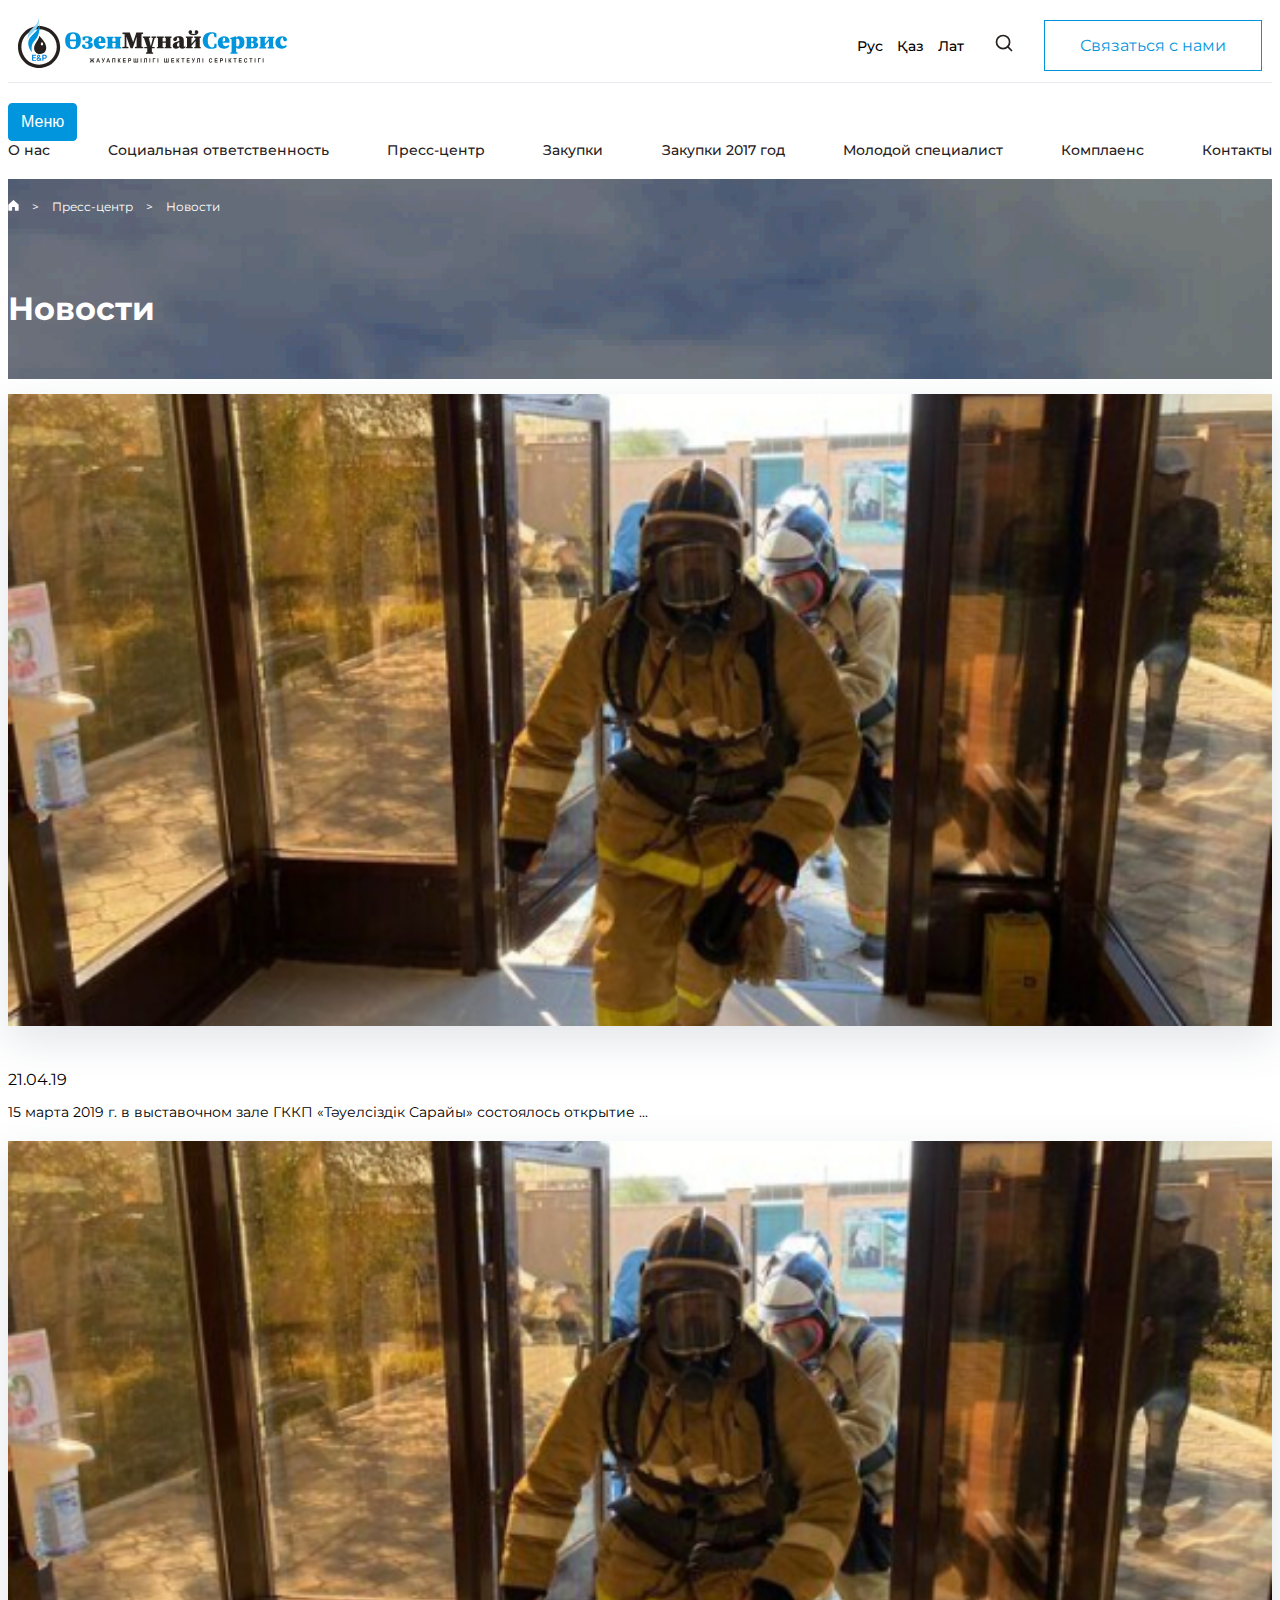
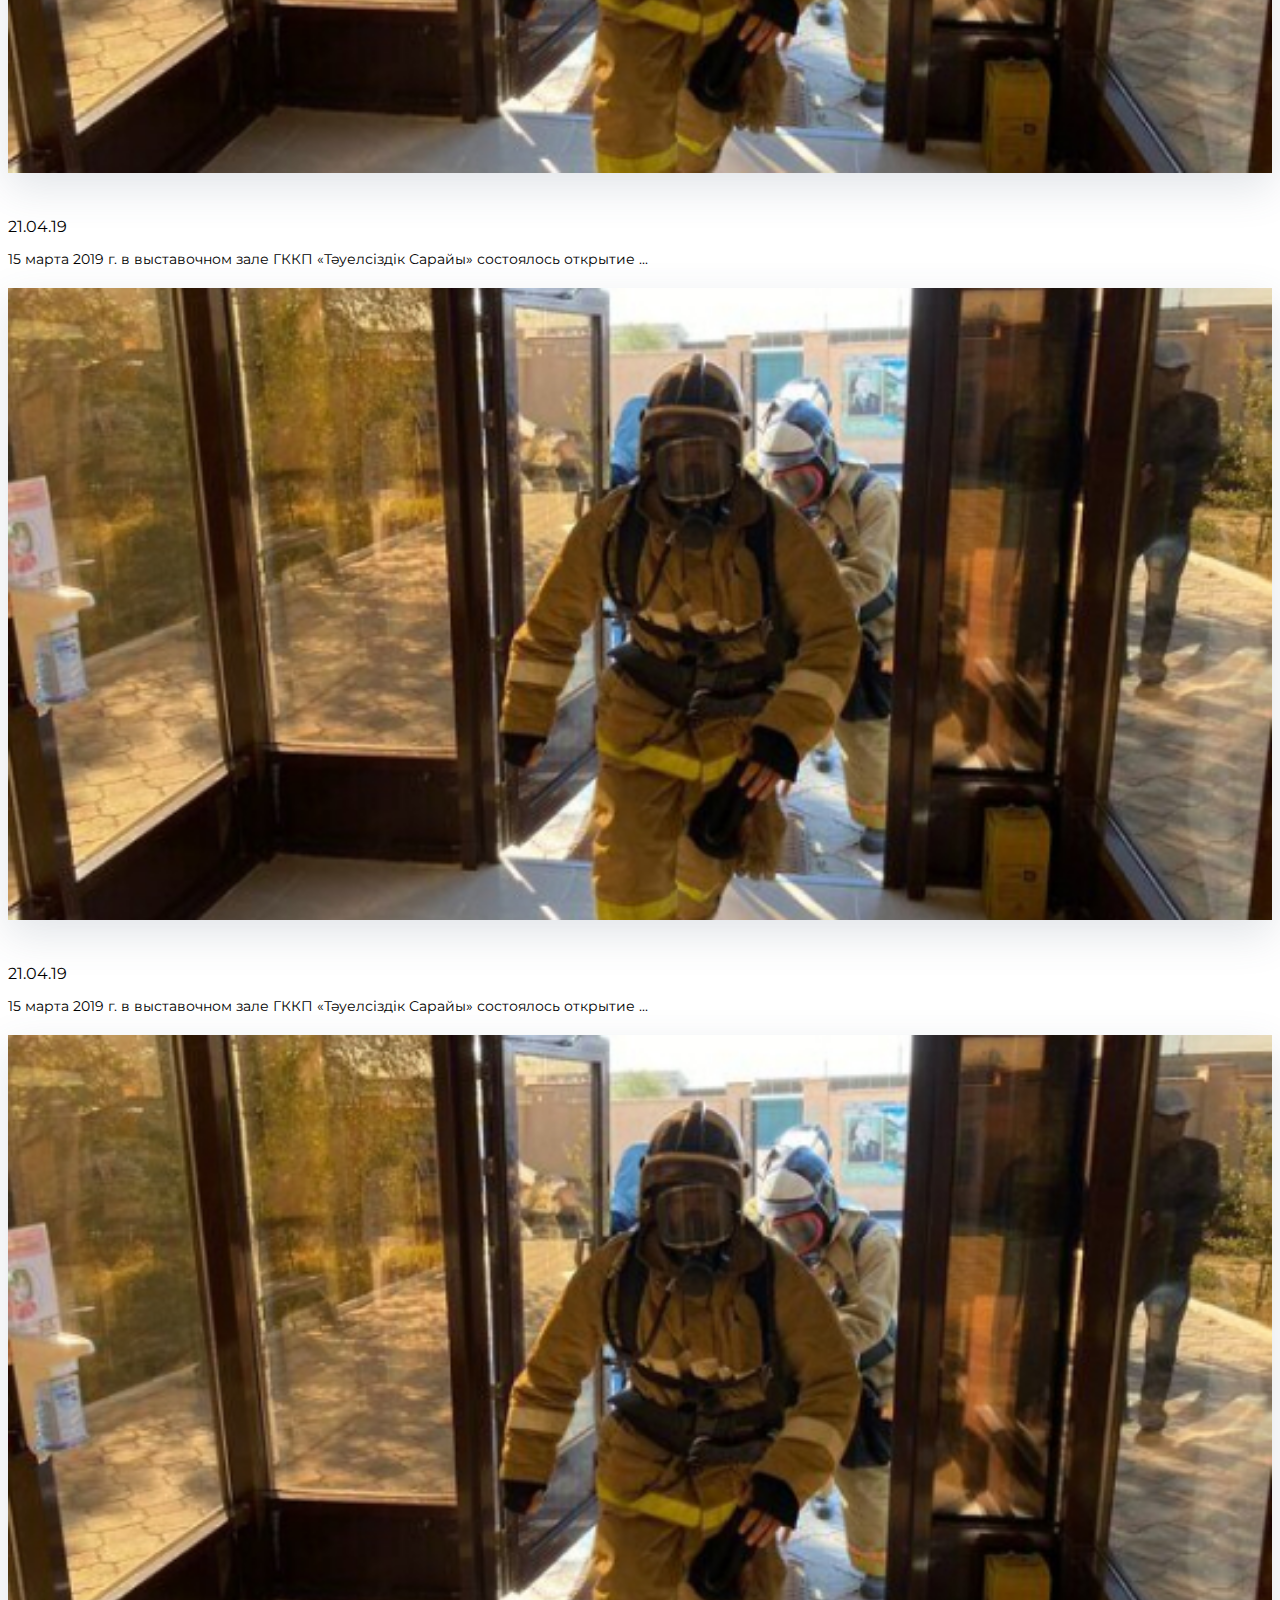
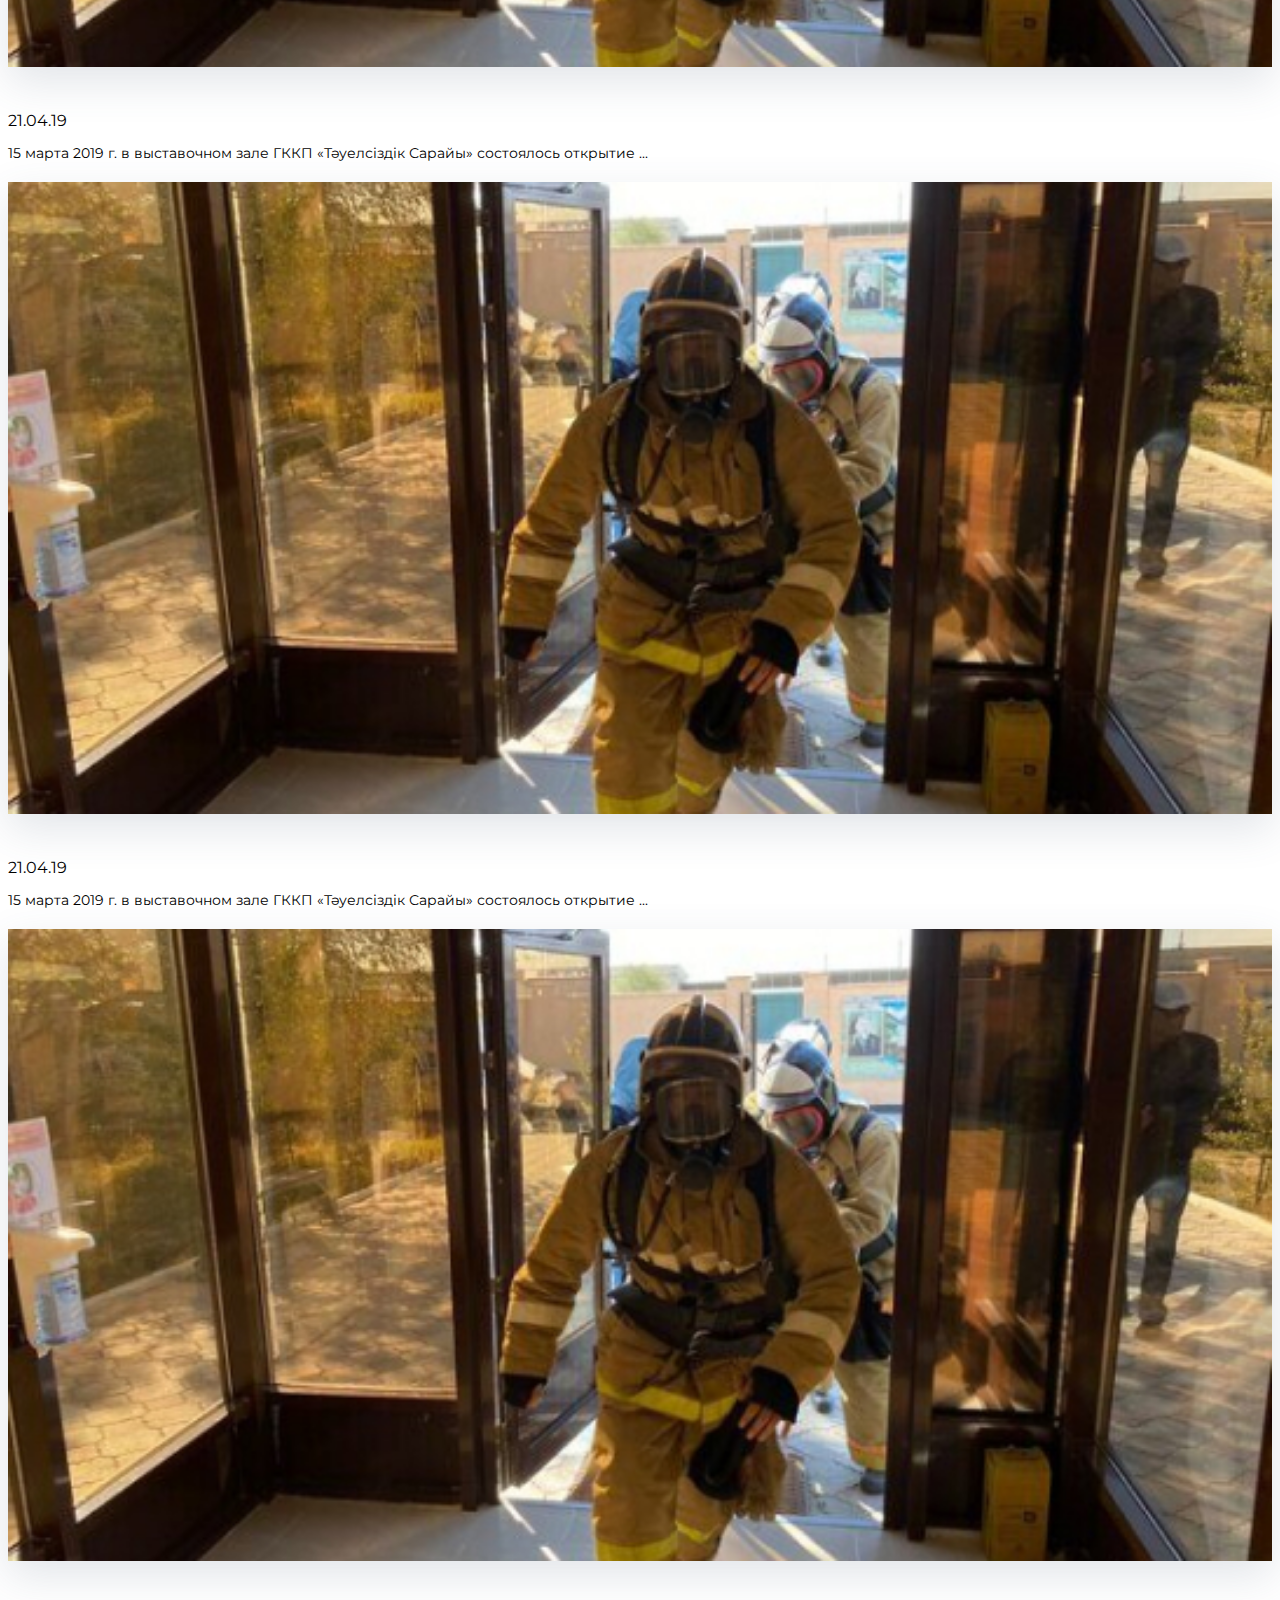
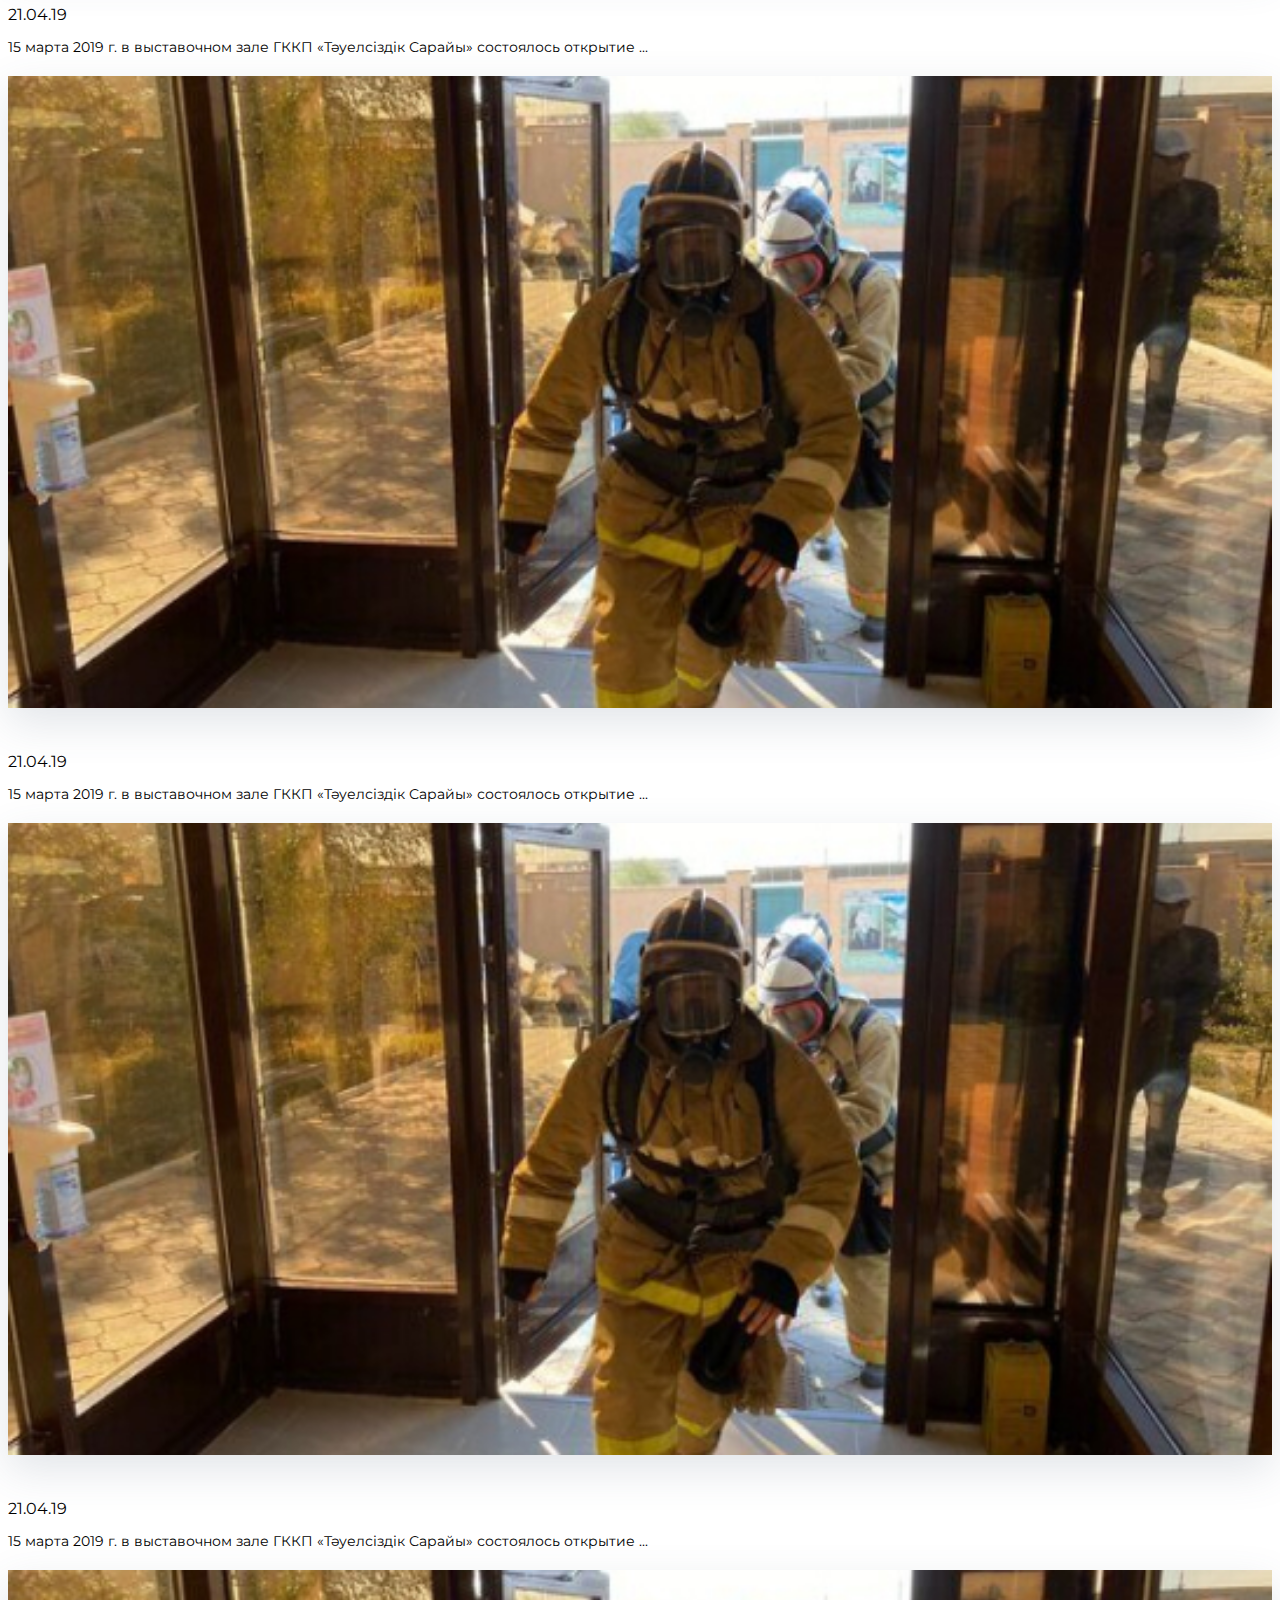
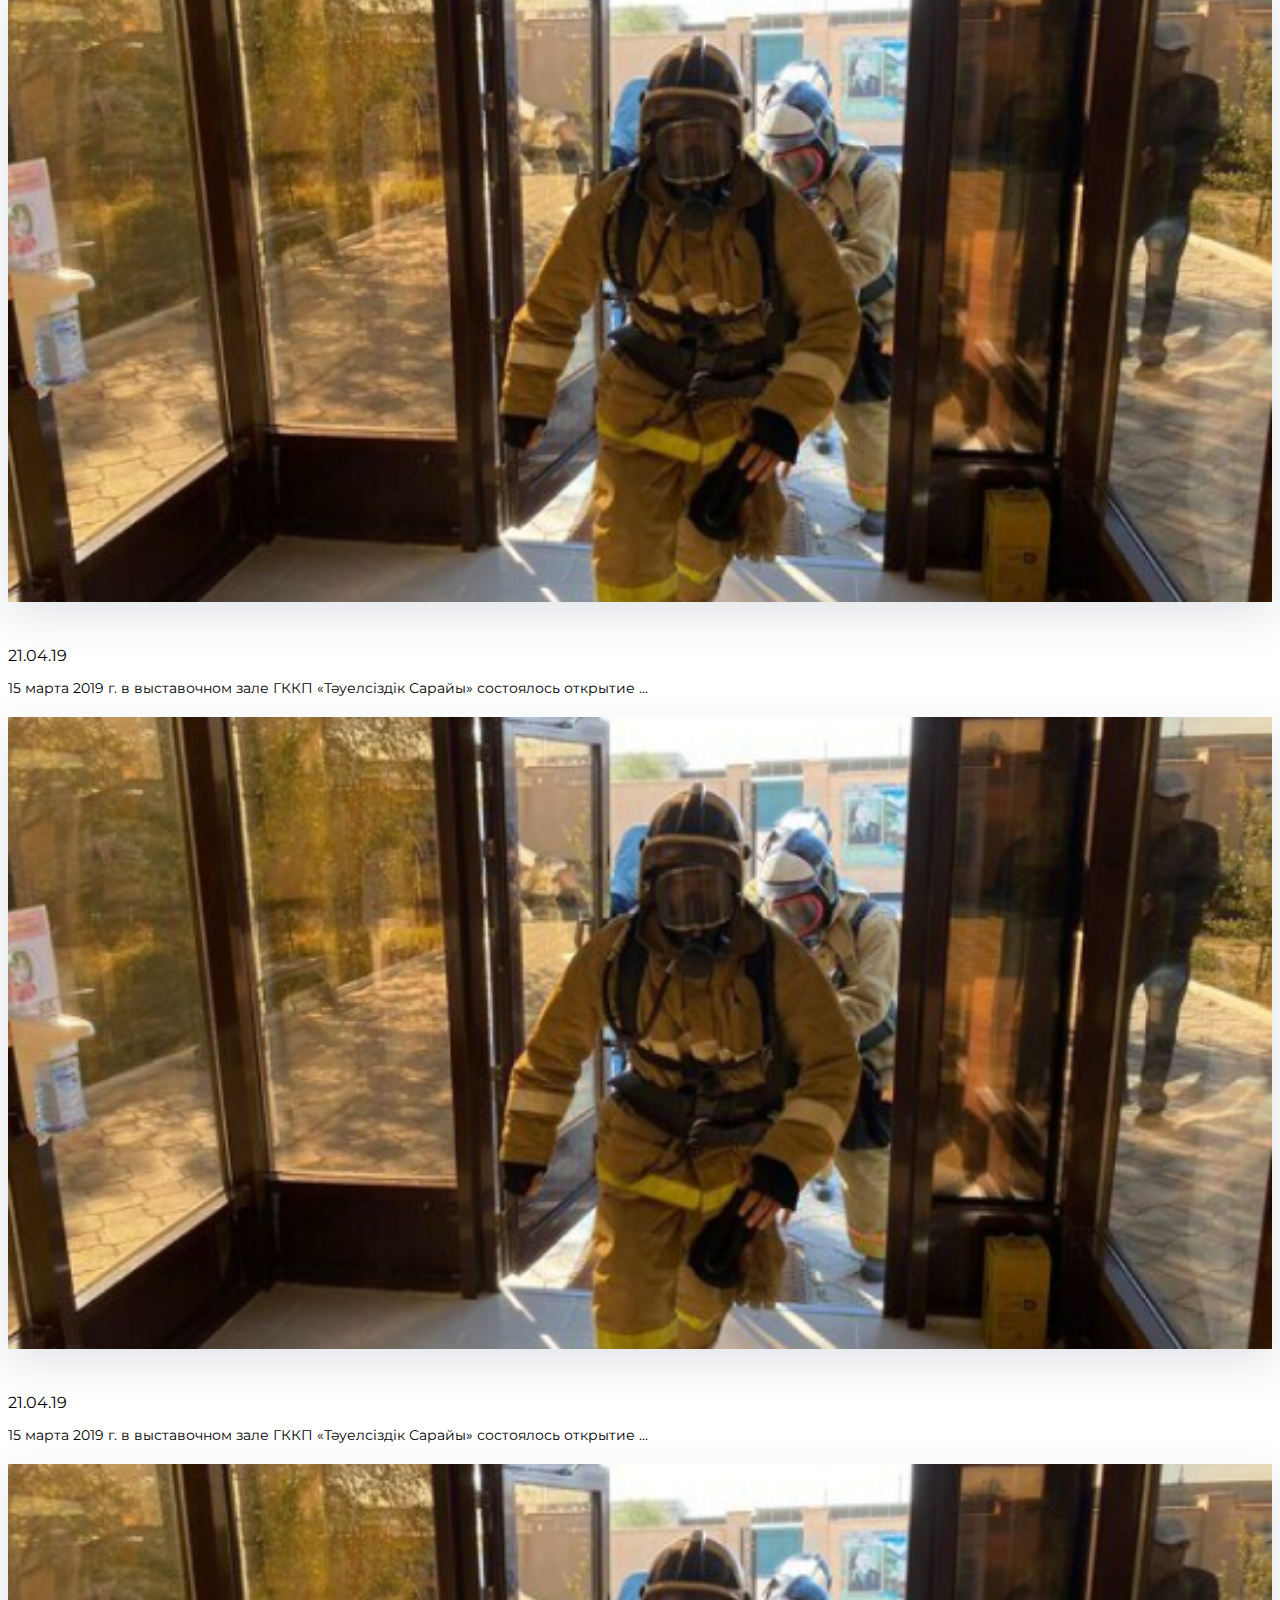
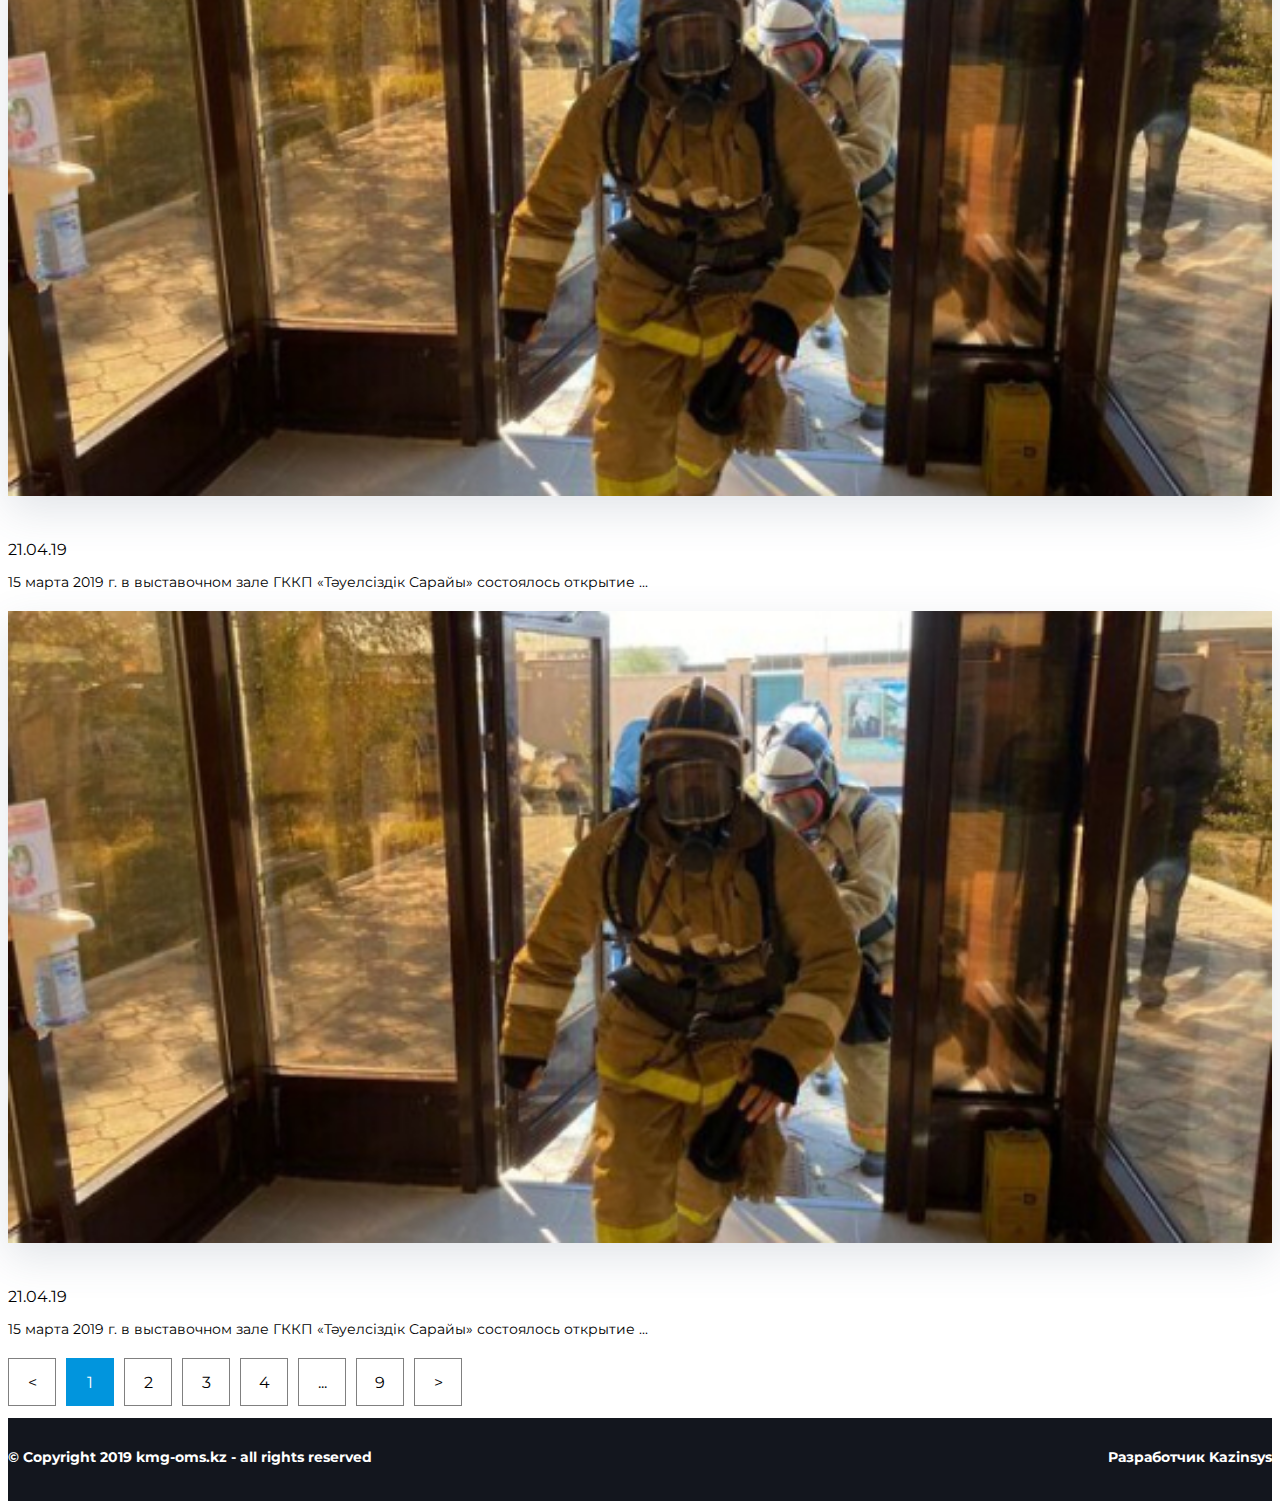
<file: pressa.html>
<!doctype html>
<html lang="en">
<head>
    <meta charset="UTF-8">
    <meta name="viewport" content="width=device-width, user-scalable=no, initial-scale=1.0, maximum-scale=1.0, minimum-scale=1.0">
    <meta http-equiv="X-UA-Compatible" content="ie=edge">
    <title>kmg-oms.kz</title>
    <link rel="preconnect" href="https://fonts.googleapis.com">
<link rel="preconnect" href="https://fonts.gstatic.com" crossorigin>
<link href="https://fonts.googleapis.com/css2?family=Montserrat:wght@500&display=swap" rel="stylesheet">
    <link href="https://cdn.jsdelivr.net/npm/bootstrap@5.0.2/dist/css/bootstrap.min.css" rel="stylesheet"
          integrity="sha384-EVSTQN3/azprG1Anm3QDgpJLIm9Nao0Yz1ztcQTwFspd3yD65VohhpuuCOmLASjC" crossorigin="anonymous">
    <link href="./style.css" rel="stylesheet"/>
</head>
<body>
    <div class="header">
        <div class="header_top">
          <div class="container">
            <div class="header_top_container">
              <div class="logo">
                <a href="./index.html">
                  <img src="./img/logo.svg" alt="logo" />
                </a>
              </div>
              <div class="buttons">
                <nav class="buttons__langs">
                  <a href="#">Рус</a>
                  <a href="#">Қаз</a>
                  <a href="#">Лат</a>
                </nav>
                <div class="buttons__search">
                  <a href="#">
                    <img src="./img/search.svg" alt="search" />
                  </a>
                </div>
                <a href="#" class="d-none d-md-block buttons__contact">
                  Связаться с нами
                </a>
              </div>
            </div>
          </div>
        </div>
        <div class="header__menu">
          <div class="container">
            <div class="menu-nav">
              <button
                class="menu_toggle menu-nav__btn d-block d-lg-none d-xl-none"
              >
                Меню
              </button>
              <div class="menu-nav__list_toggle">
                <a href="/management.html" class="menu-nav_item">О нас</a>
                <a href="/test.html" class="menu-nav_item">Социальная ответственность</a>
                <a href="#" class="menu-nav_item">Пресс-центр</a>
                <a href="#" class="menu-nav_item">Закупки</a>
                <a href="/purchase.html" class="menu-nav_item">Закупки 2017 год</a>
                <a href="#" class="menu-nav_item">Молодой специалист</a>
                <a href="#" class="menu-nav_item">Комплаенс</a>
                <a href="/contacts.html" class="menu-nav_item">Контакты</a>
              </div>
              <div class="menu-nav__list d-none d-lg-flex d-xl-flex">
                <a href="/management.html" class="menu-nav_item">О нас</a>
                <a href="/test.html" class="menu-nav_item">Социальная ответственность</a>
                <a href="#" class="menu-nav_item">Пресс-центр</a>
                <a href="#" class="menu-nav_item">Закупки</a>
                <a href="/purchase.html" class="menu-nav_item">Закупки 2017 год</a>
                <a href="#" class="menu-nav_item">Молодой специалист</a>
                <a href="#" class="menu-nav_item">Комплаенс</a>
                <a href="/contacts.html" class="menu-nav_item">Контакты</a>
              </div>
            </div>
          </div>
        </div>
      </div>

    <div class="banner_dif">
        <div class="container">
        <div class="branch">
            <a href="./index.html" class="home">
            <img src="./img/home.svg" alt="home" />
            </a>
            <span>></span>
            <span>Пресс-центр</span>
            <span>></span>
            <span>Новости</span>
        </div>
        <div class="branch_title"><h1>Новости</h1></div>
        </div>
    </div>
    <div class="container">
        <div class="row">
        <div class="col-12 col-sm-6 col-lg-3">
            <a href="./pressa_more.html" class="news__item"><img src="./img/news1.jpg" alt=""></a>
            <time datetime="2019.04.21">21.04.19</time>
            <p>15 марта 2019 г. в выставочном зале ГККП «Тәуелсіздік Сарайы» состоялось открытие ...</p>
        </div>
        <div class="col-12 col-sm-6 col-lg-3">
            <a href="#" class="news__item"><img src="./img/news1.jpg" alt=""></a>
            <time datetime="2019.04.21">21.04.19</time>
            <p>15 марта 2019 г. в выставочном зале ГККП «Тәуелсіздік Сарайы» состоялось открытие ...</p>
        </div>
        <div class="col-12 col-sm-6 col-lg-3">
            <a href="#" class="news__item"><img src="./img/news1.jpg" alt=""></a>
            <time datetime="2019.04.21">21.04.19</time>
            <p>15 марта 2019 г. в выставочном зале ГККП «Тәуелсіздік Сарайы» состоялось открытие ...</p>
        </div>
        <div class="col-12 col-sm-6 col-lg-3">
            <a href="#" class="news__item"><img src="./img/news1.jpg" alt=""></a>
            <time datetime="2019.04.21">21.04.19</time>
            <p>15 марта 2019 г. в выставочном зале ГККП «Тәуелсіздік Сарайы» состоялось открытие ...</p>
        </div>
        <div class="col-12 col-sm-6 col-lg-3">
            <a href="#" class="news__item"><img src="./img/news1.jpg" alt=""></a>
            <time datetime="2019.04.21">21.04.19</time>
            <p>15 марта 2019 г. в выставочном зале ГККП «Тәуелсіздік Сарайы» состоялось открытие ...</p>
        </div>
        <div class="col-12 col-sm-6 col-lg-3">
            <a href="#" class="news__item"><img src="./img/news1.jpg" alt=""></a>
            <time datetime="2019.04.21">21.04.19</time>
            <p>15 марта 2019 г. в выставочном зале ГККП «Тәуелсіздік Сарайы» состоялось открытие ...</p>
        </div>
        <div class="col-12 col-sm-6 col-lg-3">
            <a href="#" class="news__item"><img src="./img/news1.jpg" alt=""></a>
            <time datetime="2019.04.21">21.04.19</time>
            <p>15 марта 2019 г. в выставочном зале ГККП «Тәуелсіздік Сарайы» состоялось открытие ...</p>
        </div>
        <div class="col-12 col-sm-6 col-lg-3">
            <a href="#" class="news__item"><img src="./img/news1.jpg" alt=""></a>
            <time datetime="2019.04.21">21.04.19</time>
            <p>15 марта 2019 г. в выставочном зале ГККП «Тәуелсіздік Сарайы» состоялось открытие ...</p>
        </div>
        <div class="col-12 col-sm-6 col-lg-3">
            <a href="#" class="news__item"><img src="./img/news1.jpg" alt=""></a>
            <time datetime="2019.04.21">21.04.19</time>
            <p>15 марта 2019 г. в выставочном зале ГККП «Тәуелсіздік Сарайы» состоялось открытие ...</p>
        </div>
        <div class="col-12 col-sm-6 col-lg-3">
            <a href="#" class="news__item"><img src="./img/news1.jpg" alt=""></a>
            <time datetime="2019.04.21">21.04.19</time>
            <p>15 марта 2019 г. в выставочном зале ГККП «Тәуелсіздік Сарайы» состоялось открытие ...</p>
        </div>
        <div class="col-12 col-sm-6 col-lg-3">
            <a href="#" class="news__item"><img src="./img/news1.jpg" alt=""></a>
            <time datetime="2019.04.21">21.04.19</time>
            <p>15 марта 2019 г. в выставочном зале ГККП «Тәуелсіздік Сарайы» состоялось открытие ...</p>
        </div>
        <div class="col-12 col-sm-6 col-lg-3">
            <a href="#" class="news__item"><img src="./img/news1.jpg" alt=""></a>
            <time datetime="2019.04.21">21.04.19</time>
            <p>15 марта 2019 г. в выставочном зале ГККП «Тәуелсіздік Сарайы» состоялось открытие ...</p>
        </div>
        <div class="container page_num">
            <ul>
                <li><a><</a></li>
                <li><a class="active">1</a></li>
                <li><a>2</a></li>
                <li><a>3</a></li>
                <li><a>4</a></li>
                <li><a>...</a></li>
                <li><a>9</a></li>
                <li><a>></a></li>
            </ul>
        </div>
    </div>
    </div>
</body>

<footer class="footer">
    <div class="container">
      <div class="footer__copyright">
        <div>© Copyright 2019 kmg-oms.kz - all rights reserved</div>
        <div>Разработчик Kazinsys</div>
      </div>
    </div>
  </footer>
    <script src="https://cdn.jsdelivr.net/npm/bootstrap@5.1.3/dist/js/bootstrap.bundle.min.js" integrity="sha384-ka7Sk0Gln4gmtz2MlQnikT1wXgYsOg+OMhuP+IlRH9sENBO0LRn5q+8nbTov4+1p" crossorigin="anonymous"></script>
    <script src="/modalScript.js"></script>

</html>
</file>
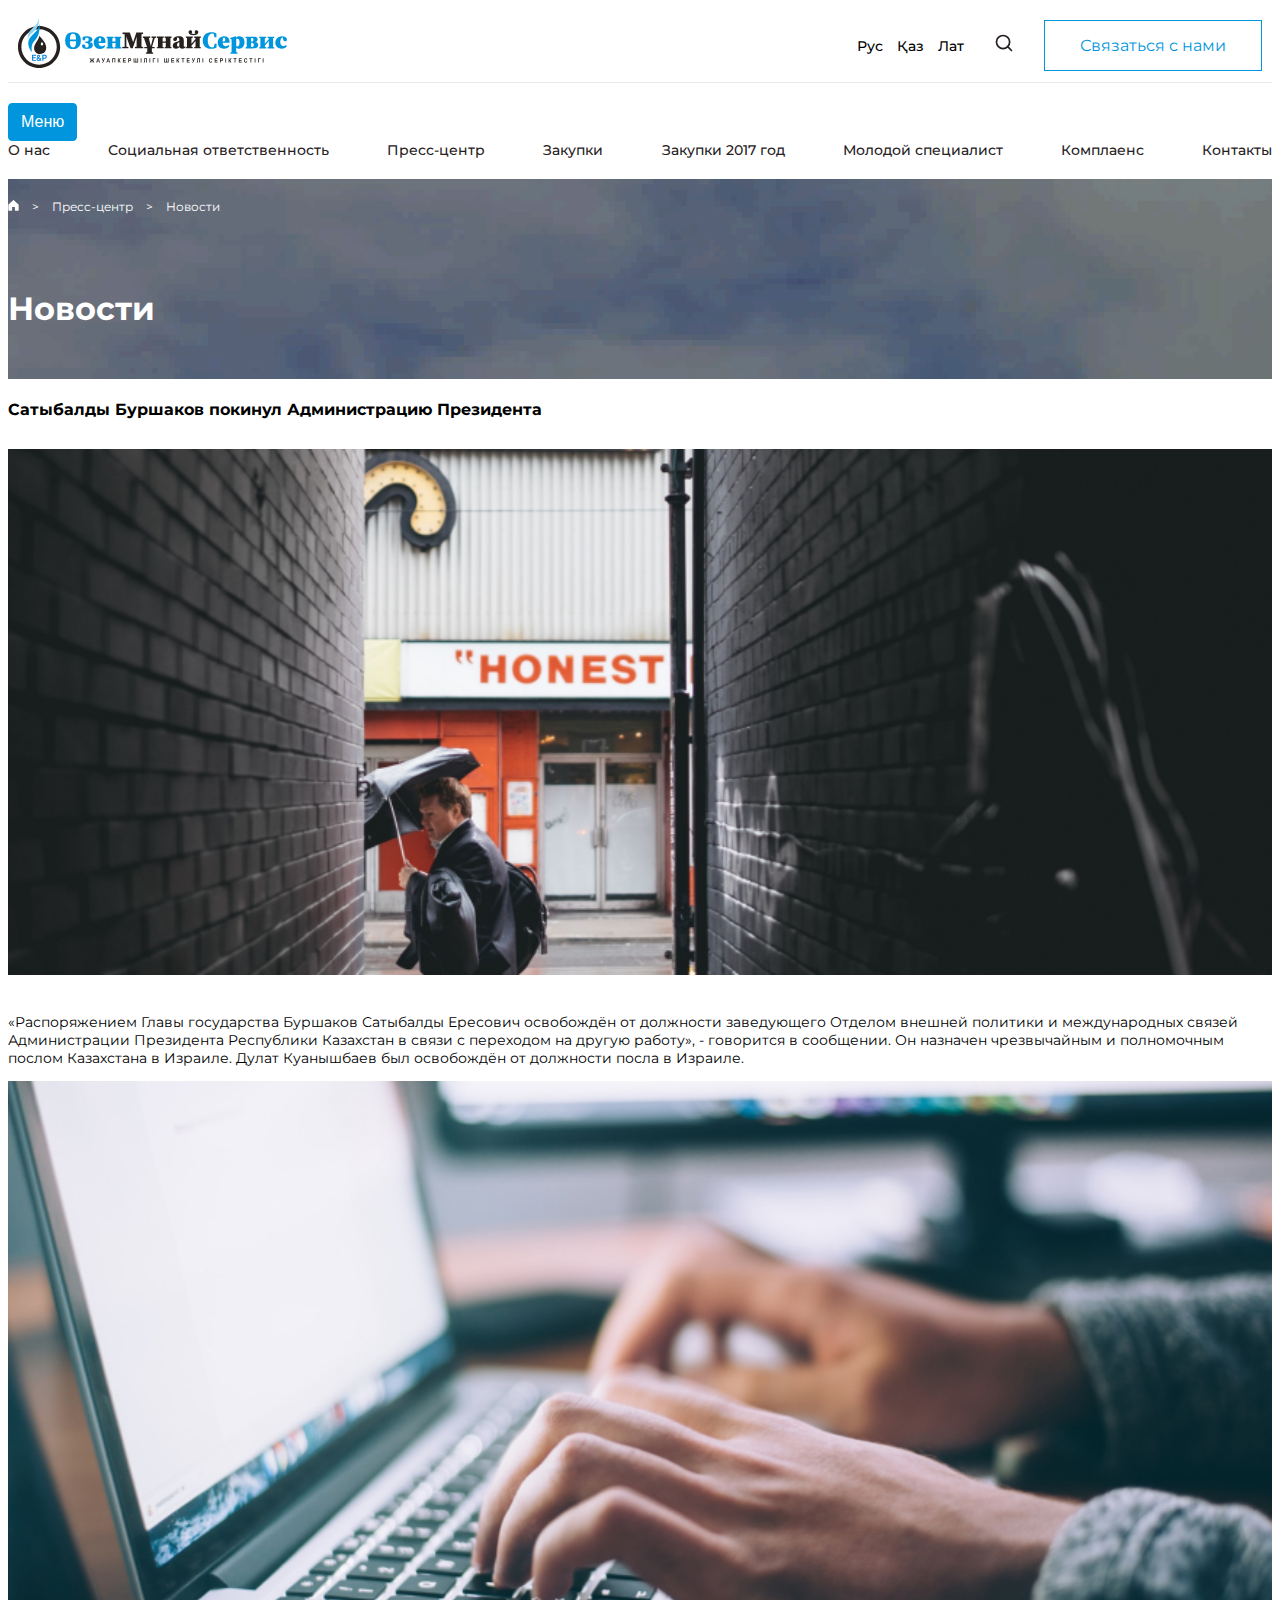
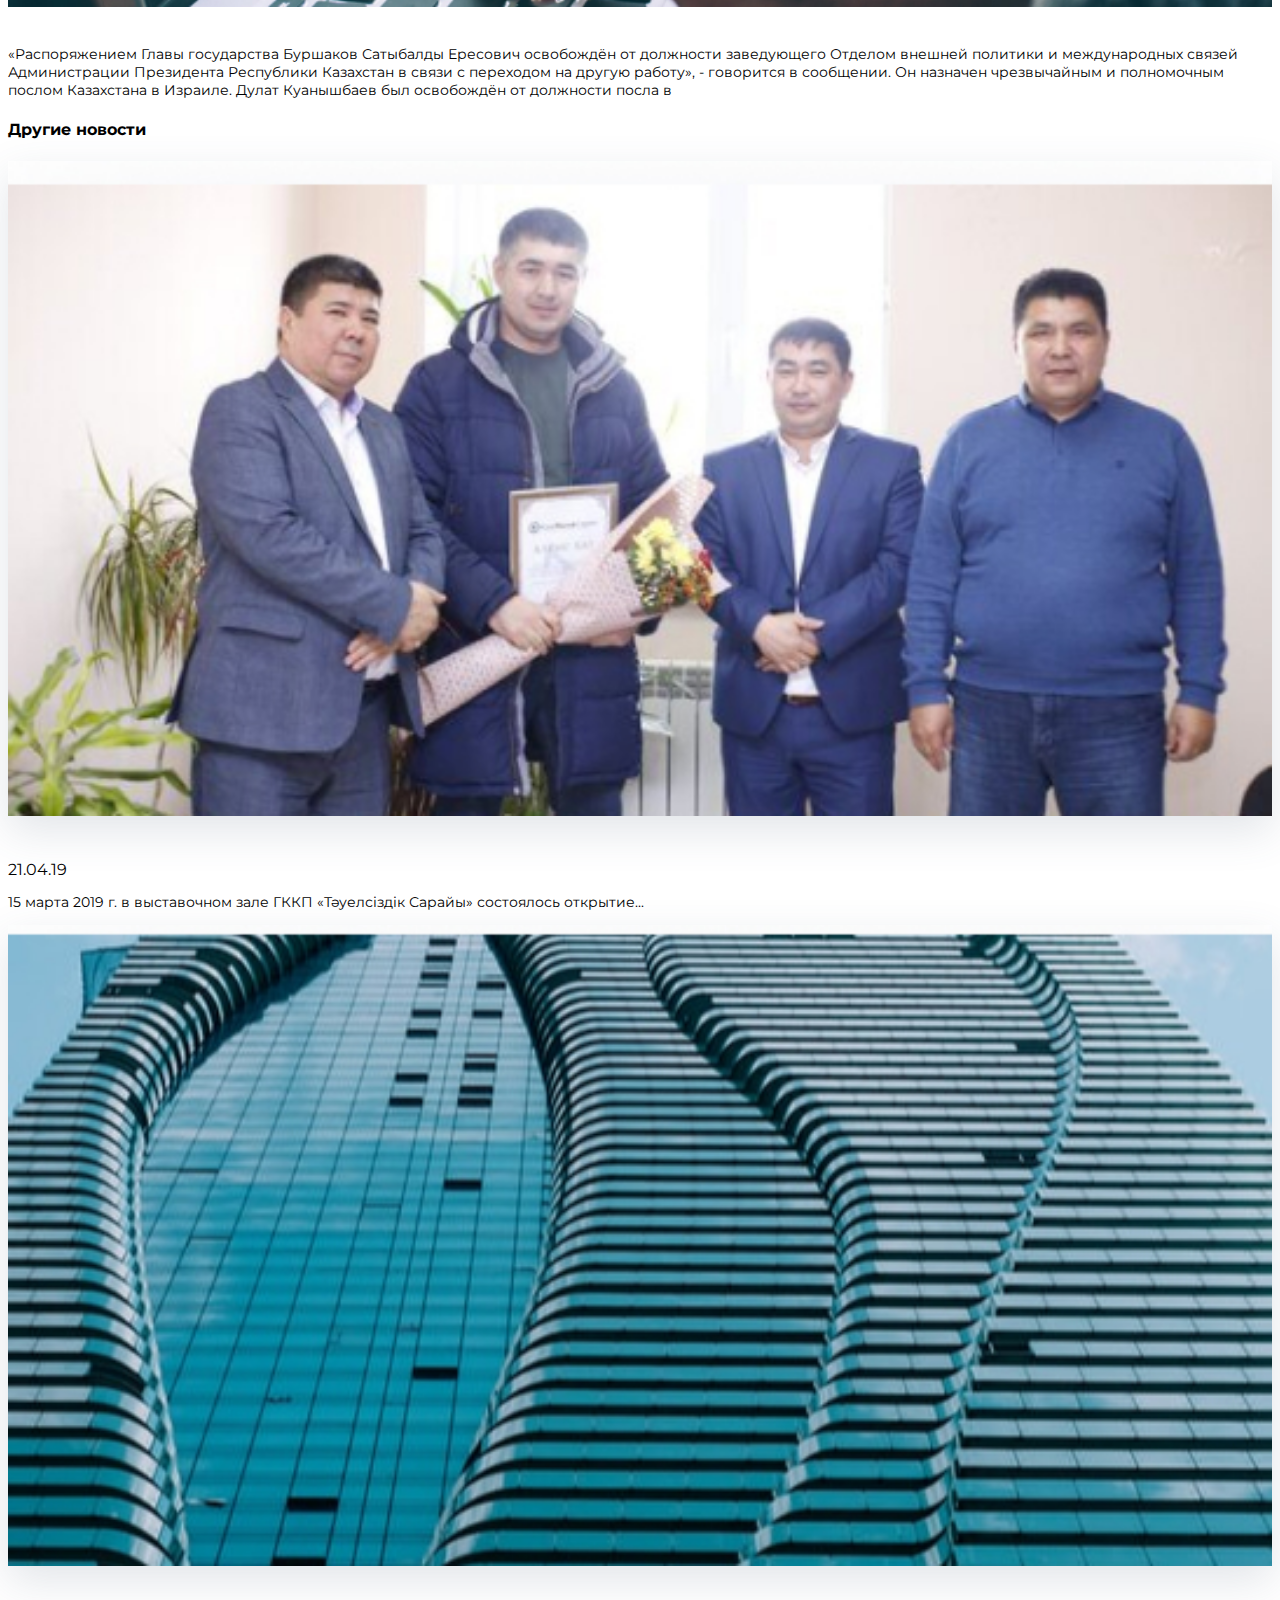
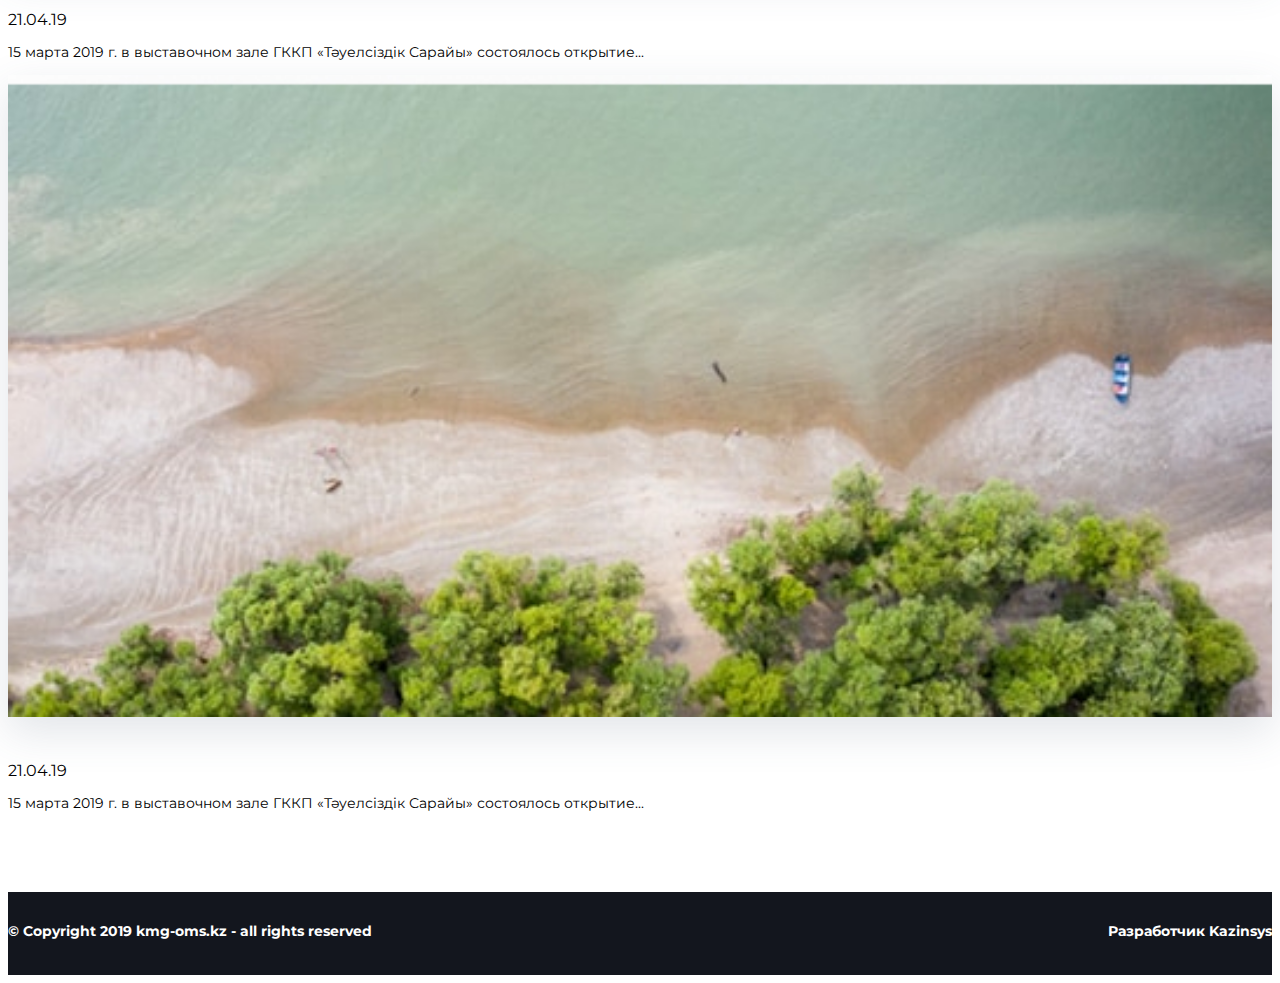
<file: pressa_more.html>
<!doctype html>
<html lang="en">
<head>
    <meta charset="UTF-8">
    <meta name="viewport" content="width=device-width, user-scalable=no, initial-scale=1.0, maximum-scale=1.0, minimum-scale=1.0">
    <meta http-equiv="X-UA-Compatible" content="ie=edge">
    <title>kmg-oms.kz</title>
    <link rel="preconnect" href="https://fonts.googleapis.com">
<link rel="preconnect" href="https://fonts.gstatic.com" crossorigin>
<link href="https://fonts.googleapis.com/css2?family=Montserrat:wght@500&display=swap" rel="stylesheet">
    <link href="https://cdn.jsdelivr.net/npm/bootstrap@5.0.2/dist/css/bootstrap.min.css" rel="stylesheet"
          integrity="sha384-EVSTQN3/azprG1Anm3QDgpJLIm9Nao0Yz1ztcQTwFspd3yD65VohhpuuCOmLASjC" crossorigin="anonymous">
    <link href="./style.css" rel="stylesheet"/>
</head>
<body>
    <div class="header">
        <div class="header_top">
          <div class="container">
            <div class="header_top_container">
              <div class="logo">
                <a href="./index.html">
                  <img src="./img/logo.svg" alt="logo" />
                </a>
              </div>
              <div class="buttons">
                <nav class="buttons__langs">
                  <a href="#">Рус</a>
                  <a href="#">Қаз</a>
                  <a href="#">Лат</a>
                </nav>
                <div class="buttons__search">
                  <a href="#">
                    <img src="./img/search.svg" alt="search" />
                  </a>
                </div>
                <a href="#" class="d-none d-md-block buttons__contact">
                  Связаться с нами
                </a>
              </div>
            </div>
          </div>
        </div>
        <div class="header__menu">
          <div class="container">
            <div class="menu-nav">
              <button
                class="menu_toggle menu-nav__btn d-block d-lg-none d-xl-none"
              >
                Меню
              </button>
              <div class="menu-nav__list_toggle">
                <a href="/management.html" class="menu-nav_item">О нас</a>
                <a href="/test.html" class="menu-nav_item">Социальная ответственность</a>
                <a href="#" class="menu-nav_item">Пресс-центр</a>
                <a href="#" class="menu-nav_item">Закупки</a>
                <a href="/purchase.html" class="menu-nav_item">Закупки 2017 год</a>
                <a href="#" class="menu-nav_item">Молодой специалист</a>
                <a href="#" class="menu-nav_item">Комплаенс</a>
                <a href="/contacts.html" class="menu-nav_item">Контакты</a>
              </div>
              <div class="menu-nav__list d-none d-lg-flex d-xl-flex">
                <a href="/management.html" class="menu-nav_item">О нас</a>
                <a href="/test.html" class="menu-nav_item">Социальная ответственность</a>
                <a href="#" class="menu-nav_item">Пресс-центр</a>
                <a href="#" class="menu-nav_item">Закупки</a>
                <a href="/purchase.html" class="menu-nav_item">Закупки 2017 год</a>
                <a href="#" class="menu-nav_item">Молодой специалист</a>
                <a href="#" class="menu-nav_item">Комплаенс</a>
                <a href="/contacts.html" class="menu-nav_item">Контакты</a>
              </div>
            </div>
          </div>
        </div>
      </div>

    <div class="banner_dif">
        <div class="container">
        <div class="branch">
            <a href="./index.html" class="home">
            <img src="./img/home.svg" alt="home" />
            </a>
            <span>></span>
            <a href="/pressa.html"><span>Пресс-центр</span></a>
            <span>></span>
            <span>Новости</span>
        </div>
        <div class="branch_title"><h1>Новости</h1></div>
        </div>
    </div>
    <div class="container">
        <div class="row">
        <div class="col-12 col-lg-9">
            <h4 class="another_news_left_title">Сатыбалды Буршаков покинул Администрацию Президента</h4>
            <img class="detail_img"  src="./img/pressa_news1.jpg" alt="">
            <p>«Распоряжением Главы государства Буршаков Сатыбалды Ересович освобождён от должности заведующего Отделом внешней политики и международных связей Администрации Президента Республики Казахстан в связи с переходом на другую работу», - говорится в сообщении. Он назначен чрезвычайным и полномочным послом Казахстана в Израиле. Дулат Куанышбаев был освобождён от должности посла в Израиле.</p>
            <img class="detail_img" src="./img/pressa_news2.jpg" alt="">
            <p>«Распоряжением Главы государства Буршаков Сатыбалды Ересович освобождён от должности заведующего Отделом внешней политики и международных связей Администрации Президента Республики Казахстан в связи с переходом на другую работу», - говорится в сообщении. Он назначен чрезвычайным и полномочным послом Казахстана в Израиле. Дулат Куанышбаев был освобождён от должности посла в</p>
        </div>
        <div class="col-12 col-lg-3">
            <h4>Другие новости</h4>
            <a href="#" class="news__item"><img src="./img/pressa_right1.jpg" alt=""></a>
            <time datetime="2019.04.21">21.04.19</time>
            <p>15 марта 2019 г. в выставочном зале ГККП «Тәуелсіздік Сарайы» состоялось открытие...</p>
            <a href="#" class="news__item"><img src="./img/pressa_right2.jpg" alt=""></a>
            <time datetime="2019.04.21">21.04.19</time>
            <p>15 марта 2019 г. в выставочном зале ГККП «Тәуелсіздік Сарайы» состоялось открытие...</p>
            <a href="#" class="news__item"><img src="./img/pressa_right3.jpg" alt=""></a>
            <time datetime="2019.04.21">21.04.19</time>
            <p>15 марта 2019 г. в выставочном зале ГККП «Тәуелсіздік Сарайы» состоялось открытие...</p>
        </div>
    </div>
    </div>



</body>
<footer class="footer">
    <div class="container">
      <div class="footer__copyright">
        <div>© Copyright 2019 kmg-oms.kz - all rights reserved</div>
        <div>Разработчик Kazinsys</div>
      </div>
    </div>
  </footer>
    <script src="https://cdn.jsdelivr.net/npm/bootstrap@5.1.3/dist/js/bootstrap.bundle.min.js" integrity="sha384-ka7Sk0Gln4gmtz2MlQnikT1wXgYsOg+OMhuP+IlRH9sENBO0LRn5q+8nbTov4+1p" crossorigin="anonymous"></script>
    <script src="/modalScript.js"></script>

</html>
</file>
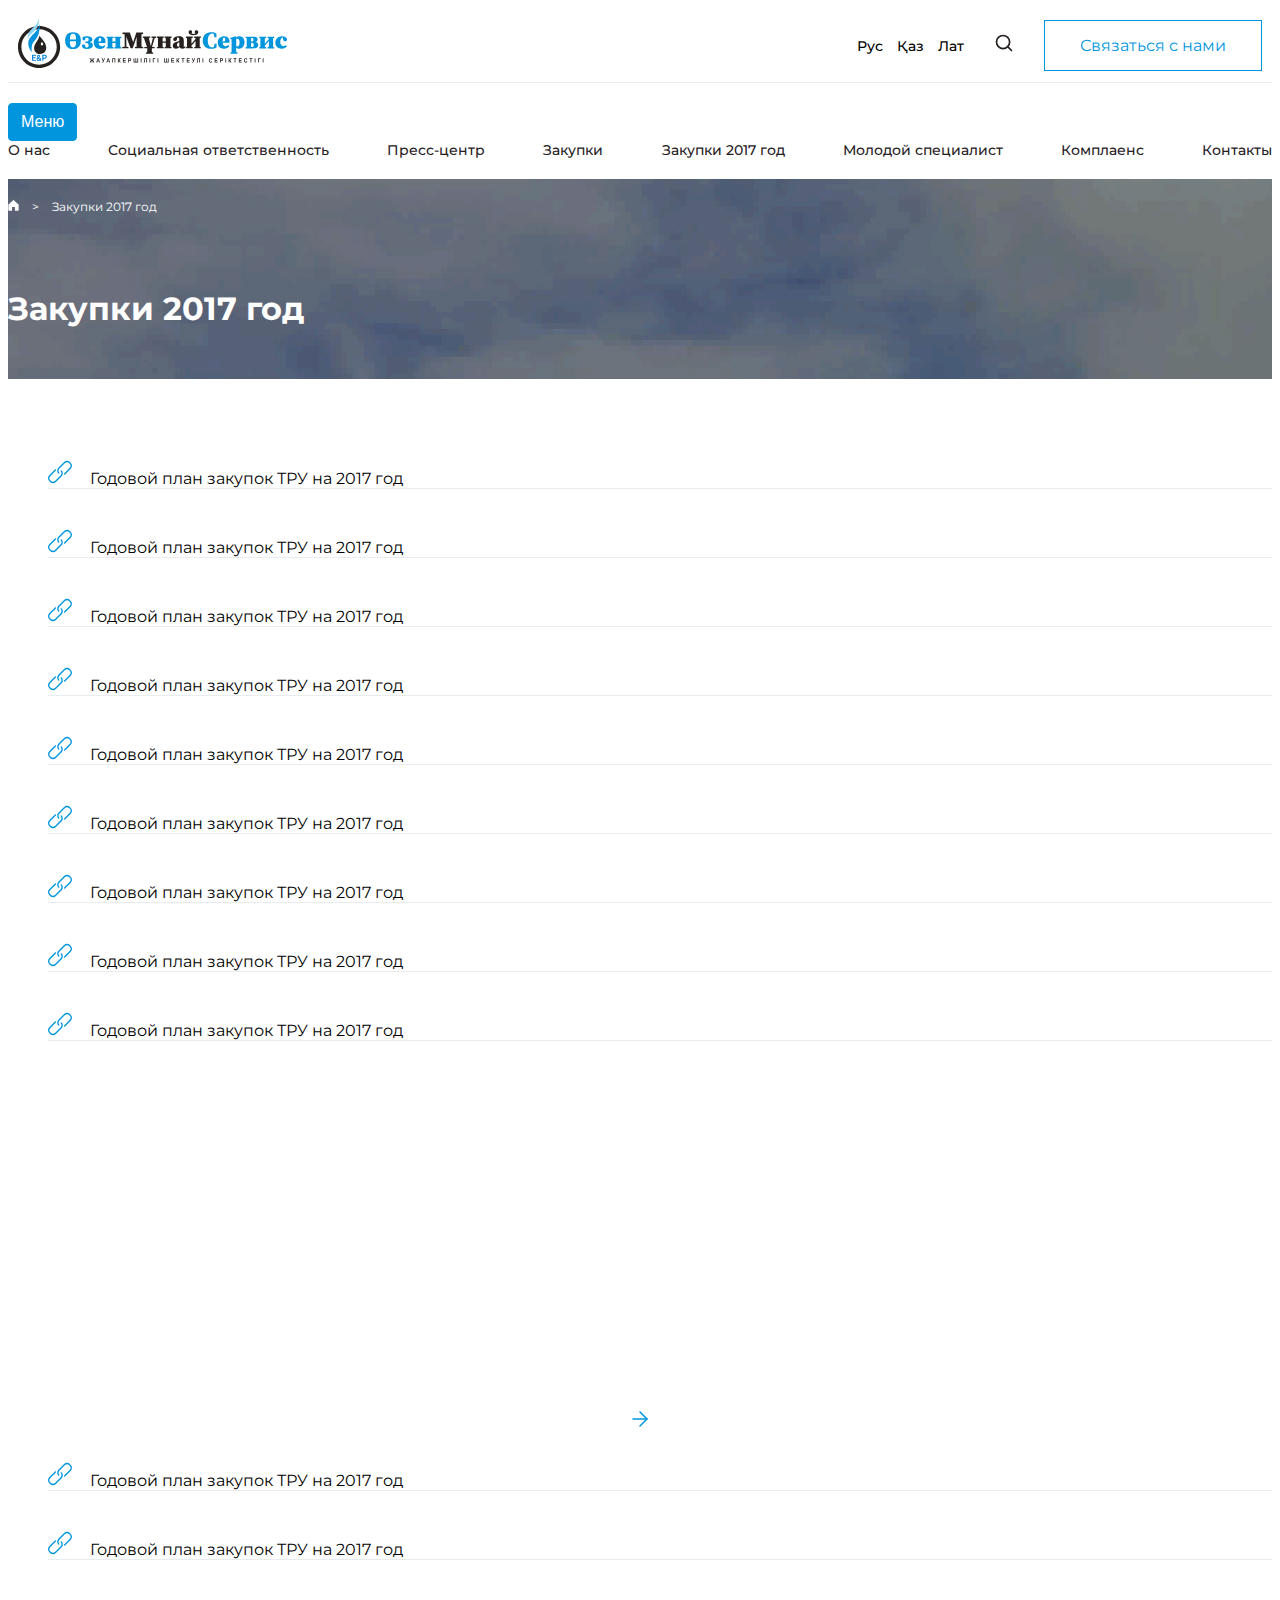
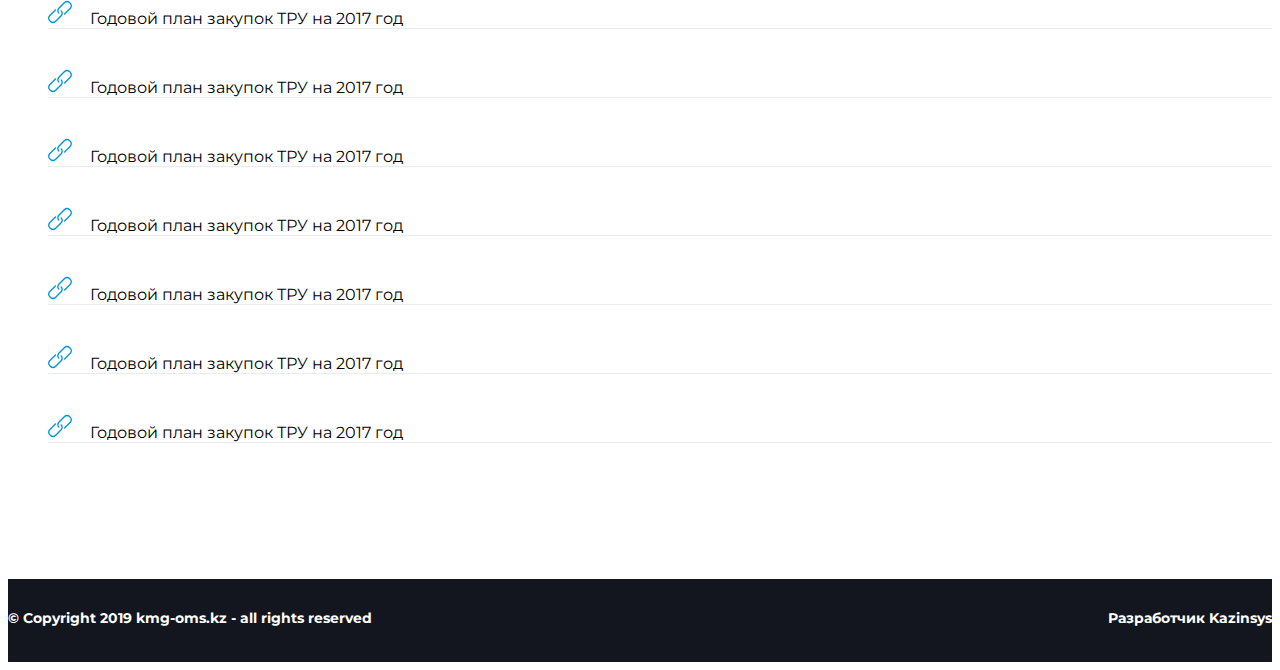
<file: purchase.html>
<!DOCTYPE html>
<html lang="en">
  <head>
    <meta charset="UTF-8" />
    <meta
      name="viewport"
      content="width=device-width, user-scalable=no, initial-scale=1.0, maximum-scale=1.0, minimum-scale=1.0"
    />
    <meta http-equiv="X-UA-Compatible" content="ie=edge" />
    <title>kmg-oms.kz</title>
    <link rel="preconnect" href="https://fonts.googleapis.com" />
    <link rel="preconnect" href="https://fonts.gstatic.com" crossorigin />
    <link
      href="https://fonts.googleapis.com/css2?family=Montserrat:wght@500&700&display=swap"
      rel="stylesheet"
    />
    <link
      href="https://cdn.jsdelivr.net/npm/bootstrap@5.0.2/dist/css/bootstrap.min.css"
      rel="stylesheet"
      integrity="sha384-EVSTQN3/azprG1Anm3QDgpJLIm9Nao0Yz1ztcQTwFspd3yD65VohhpuuCOmLASjC"
      crossorigin="anonymous"
    />
    <link
      rel="stylesheet"
      href="OwlCarousel2-2.3.4/OwlCarousel2-2.3.4/dist/assets/owl.carousel.min.css"
    />
    <link
      rel="stylesheet"
      href="OwlCarousel2-2.3.4/OwlCarousel2-2.3.4/dist/assets/owl.theme.default.min.css"
    />
    <link href="./style.css" rel="stylesheet" />
  </head>
  <body>
    <div class="header">
      <div class="header_top">
        <div class="container">
          <div class="header_top_container">
            <div class="logo">
              <a href="./index.html">
                <img src="./img/logo.svg" alt="logo" />
              </a>
            </div>
            <div class="buttons">
              <nav class="buttons__langs">
                <a href="#">Рус</a>
                <a href="#">Қаз</a>
                <a href="#">Лат</a>
              </nav>
              <div class="buttons__search">
                <a href="#">
                  <img src="./img/search.svg" alt="search" />
                </a>
              </div>
              <a href="#" class="d-none d-md-block buttons__contact">
                Связаться с нами
              </a>
            </div>
          </div>
        </div>
      </div>
      <div class="header__menu">
        <div class="container">
          <div class="menu-nav">
            <button
              class="menu_toggle menu-nav__btn d-block d-lg-none d-xl-none"
            >
              Меню
            </button>
            <div class="menu-nav__list_toggle">
              <a href="/management.html" class="menu-nav_item">О нас</a>
              <a href="/test.html" class="menu-nav_item">Социальная ответственность</a>
              <a href="#" class="menu-nav_item">Пресс-центр</a>
              <a href="#" class="menu-nav_item">Закупки</a>
              <a href="/purchase.html" class="menu-nav_item">Закупки 2017 год</a>
              <a href="#" class="menu-nav_item">Молодой специалист</a>
              <a href="#" class="menu-nav_item">Комплаенс</a>
              <a href="/contacts.html" class="menu-nav_item">Контакты</a>
            </div>
            <div class="menu-nav__list d-none d-lg-flex d-xl-flex">
              <a href="/management.html" class="menu-nav_item">О нас</a>
              <a href="/test.html" class="menu-nav_item">Социальная ответственность</a>
              <a href="#" class="menu-nav_item">Пресс-центр</a>
              <a href="#" class="menu-nav_item">Закупки</a>
              <a href="/purchase.html" class="menu-nav_item">Закупки 2017 год</a>
              <a href="#" class="menu-nav_item">Молодой специалист</a>
              <a href="#" class="menu-nav_item">Комплаенс</a>
              <a href="/contacts.html" class="menu-nav_item">Контакты</a>
            </div>
          </div>
        </div>
      </div>
    </div>

        <div class="banner_dif">
            <div class="container">
            <div class="branch">
                <a href="./index.html" class="home">
                <img src="./img/home.svg" alt="home" />
                </a>
                <span>></span>
                <span>Закупки 2017 год</span>
            </div>
            <div class="branch_title"><h1>Закупки 2017 год</h1></div>
            </div>
        </div>

        <div class="container container_wrap">
          <div class="row">
            <div class="col-12 col-lg-5 container_list">
                <ul>
                <li class="container_list_item"><img src="./img/skrepka.svg" alt=""><a href="#">Годовой план закупок ТРУ на 2017 год</a></li>
                <li class="container_list_item"><img src="./img/skrepka.svg" alt=""><a href="#">Годовой план закупок ТРУ на 2017 год</a></li>
                <li class="container_list_item"><img src="./img/skrepka.svg" alt=""><a href="#">Годовой план закупок ТРУ на 2017 год</a></li>
                <li class="container_list_item"><img src="./img/skrepka.svg" alt=""><a href="#">Годовой план закупок ТРУ на 2017 год</a></li>
                <li class="container_list_item"><img src="./img/skrepka.svg" alt=""><a href="#">Годовой план закупок ТРУ на 2017 год</a></li>
                <li class="container_list_item"><img src="./img/skrepka.svg" alt=""><a href="#">Годовой план закупок ТРУ на 2017 год</a></li>
                <li class="container_list_item"><img src="./img/skrepka.svg" alt=""><a href="#">Годовой план закупок ТРУ на 2017 год</a></li>
                <li class="container_list_item"><img src="./img/skrepka.svg" alt=""><a href="#">Годовой план закупок ТРУ на 2017 год</a></li>
                <li class="container_list_item"><img src="./img/skrepka.svg" alt=""><a href="#">Годовой план закупок ТРУ на 2017 год</a></li>
                </ul>
              
            </div>
            <div class="d-none d-lg-block col-lg-2">
              <div class="img_center">
                <img src="/img/arrow-right.svg" alt="arrow" />
              </div>
            </div>
            <div class="col-12 col-lg-5 container_list">
                <ul>
                    <li class="container_list_item"><img src="./img/skrepka.svg" alt=""><a href="#">Годовой план закупок ТРУ на 2017 год</a></li>
                    <li class="container_list_item"><img src="./img/skrepka.svg" alt=""><a href="#">Годовой план закупок ТРУ на 2017 год</a></li>
                    <li class="container_list_item"><img src="./img/skrepka.svg" alt=""><a href="#">Годовой план закупок ТРУ на 2017 год</a></li>
                    <li class="container_list_item"><img src="./img/skrepka.svg" alt=""><a href="#">Годовой план закупок ТРУ на 2017 год</a></li>
                    <li class="container_list_item"><img src="./img/skrepka.svg" alt=""><a href="#">Годовой план закупок ТРУ на 2017 год</a></li>
                    <li class="container_list_item"><img src="./img/skrepka.svg" alt=""><a href="#">Годовой план закупок ТРУ на 2017 год</a></li>
                    <li class="container_list_item"><img src="./img/skrepka.svg" alt=""><a href="#">Годовой план закупок ТРУ на 2017 год</a></li>
                    <li class="container_list_item"><img src="./img/skrepka.svg" alt=""><a href="#">Годовой план закупок ТРУ на 2017 год</a></li>
                    <li class="container_list_item"><img src="./img/skrepka.svg" alt=""><a href="#">Годовой план закупок ТРУ на 2017 год</a></li>
                    </ul>
            </div>
          </div>
        </div>


    </body>
    <footer class="footer">
      <div class="container">
        <div class="footer__copyright">
          <div>© Copyright 2019 kmg-oms.kz - all rights reserved</div>
          <div>Разработчик Kazinsys</div>
        </div>
      </div>
    </footer>
        
        <script src="/jquery-3.6.0.min.js"></script>
        <script src="./OwlCarousel2-2.3.4/OwlCarousel2-2.3.4/dist/owl.carousel.min.js"></script>
        <script
        src="https://cdn.jsdelivr.net/npm/bootstrap@5.1.3/dist/js/bootstrap.bundle.min.js"
        integrity="sha384-ka7Sk0Gln4gmtz2MlQnikT1wXgYsOg+OMhuP+IlRH9sENBO0LRn5q+8nbTov4+1p"
        crossorigin="anonymous"
        ></script>
        <script src="/script.js"></script>
  
</html>
</file>
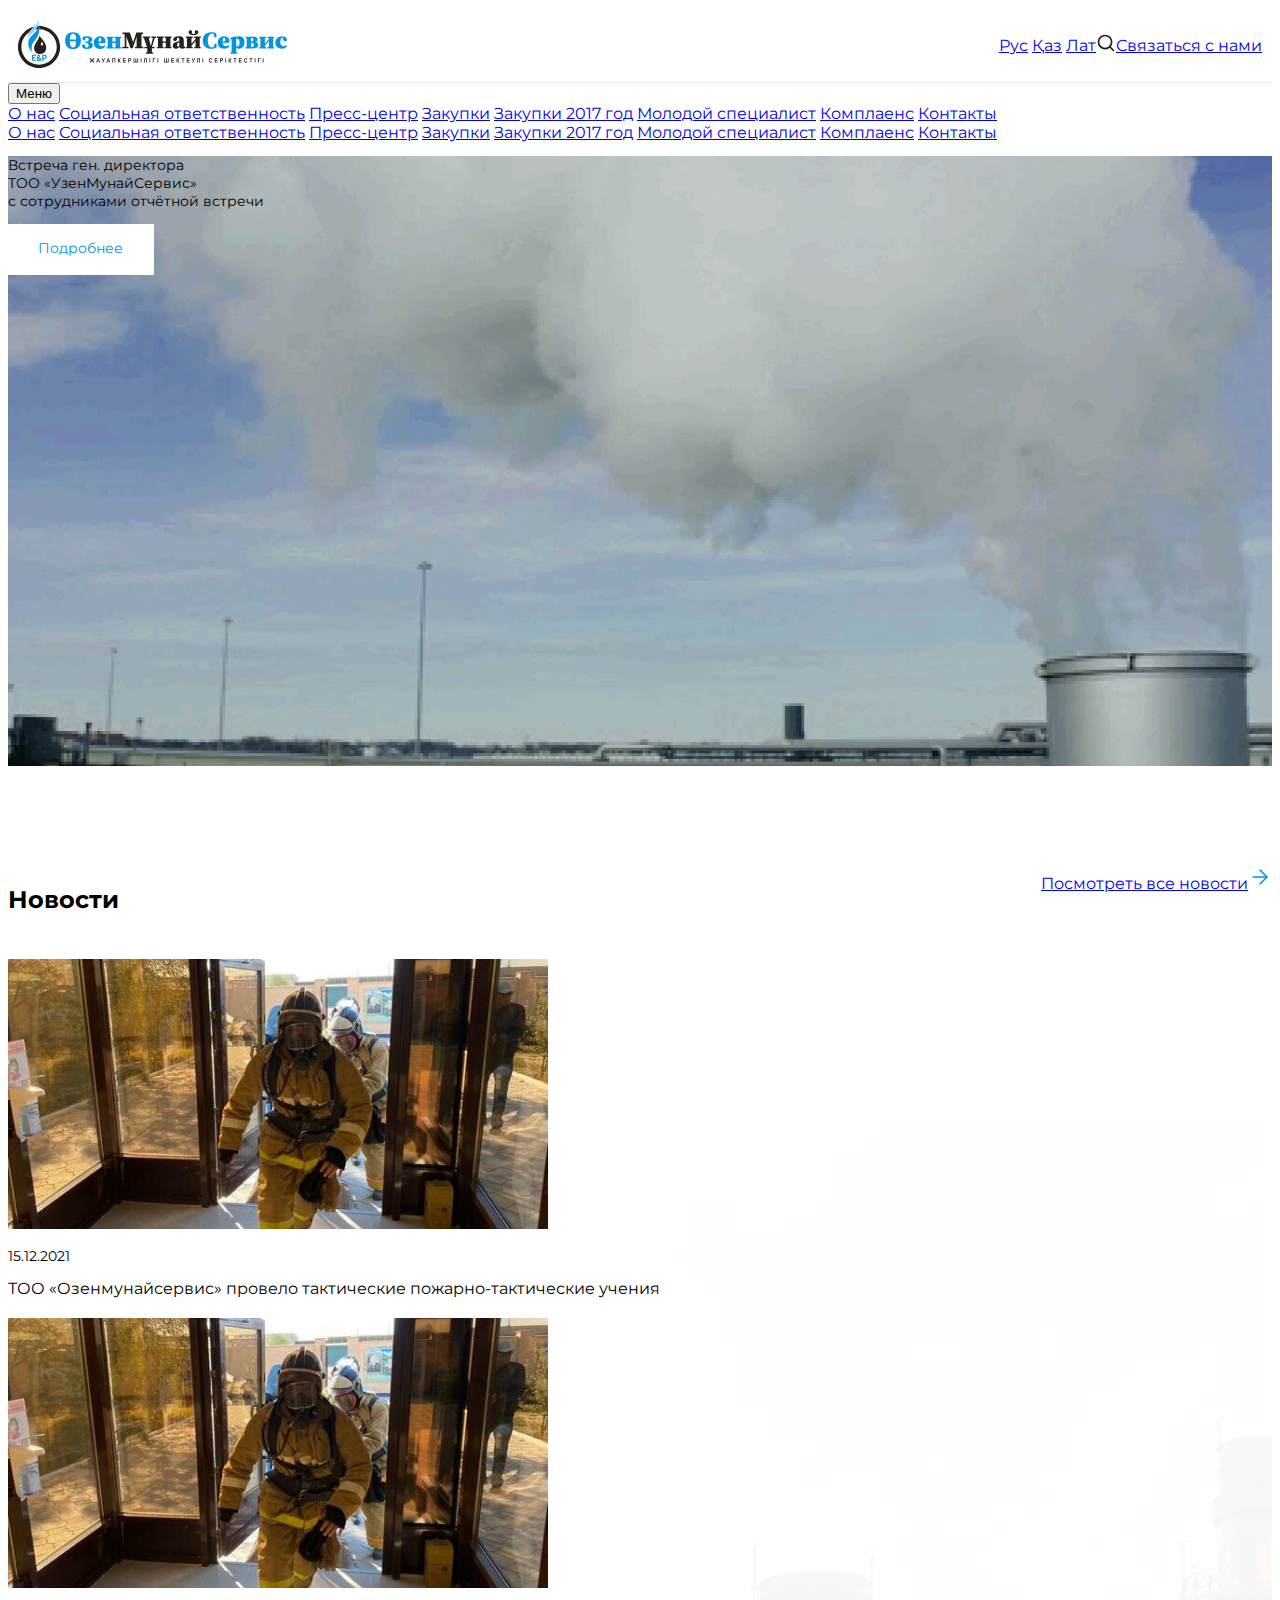
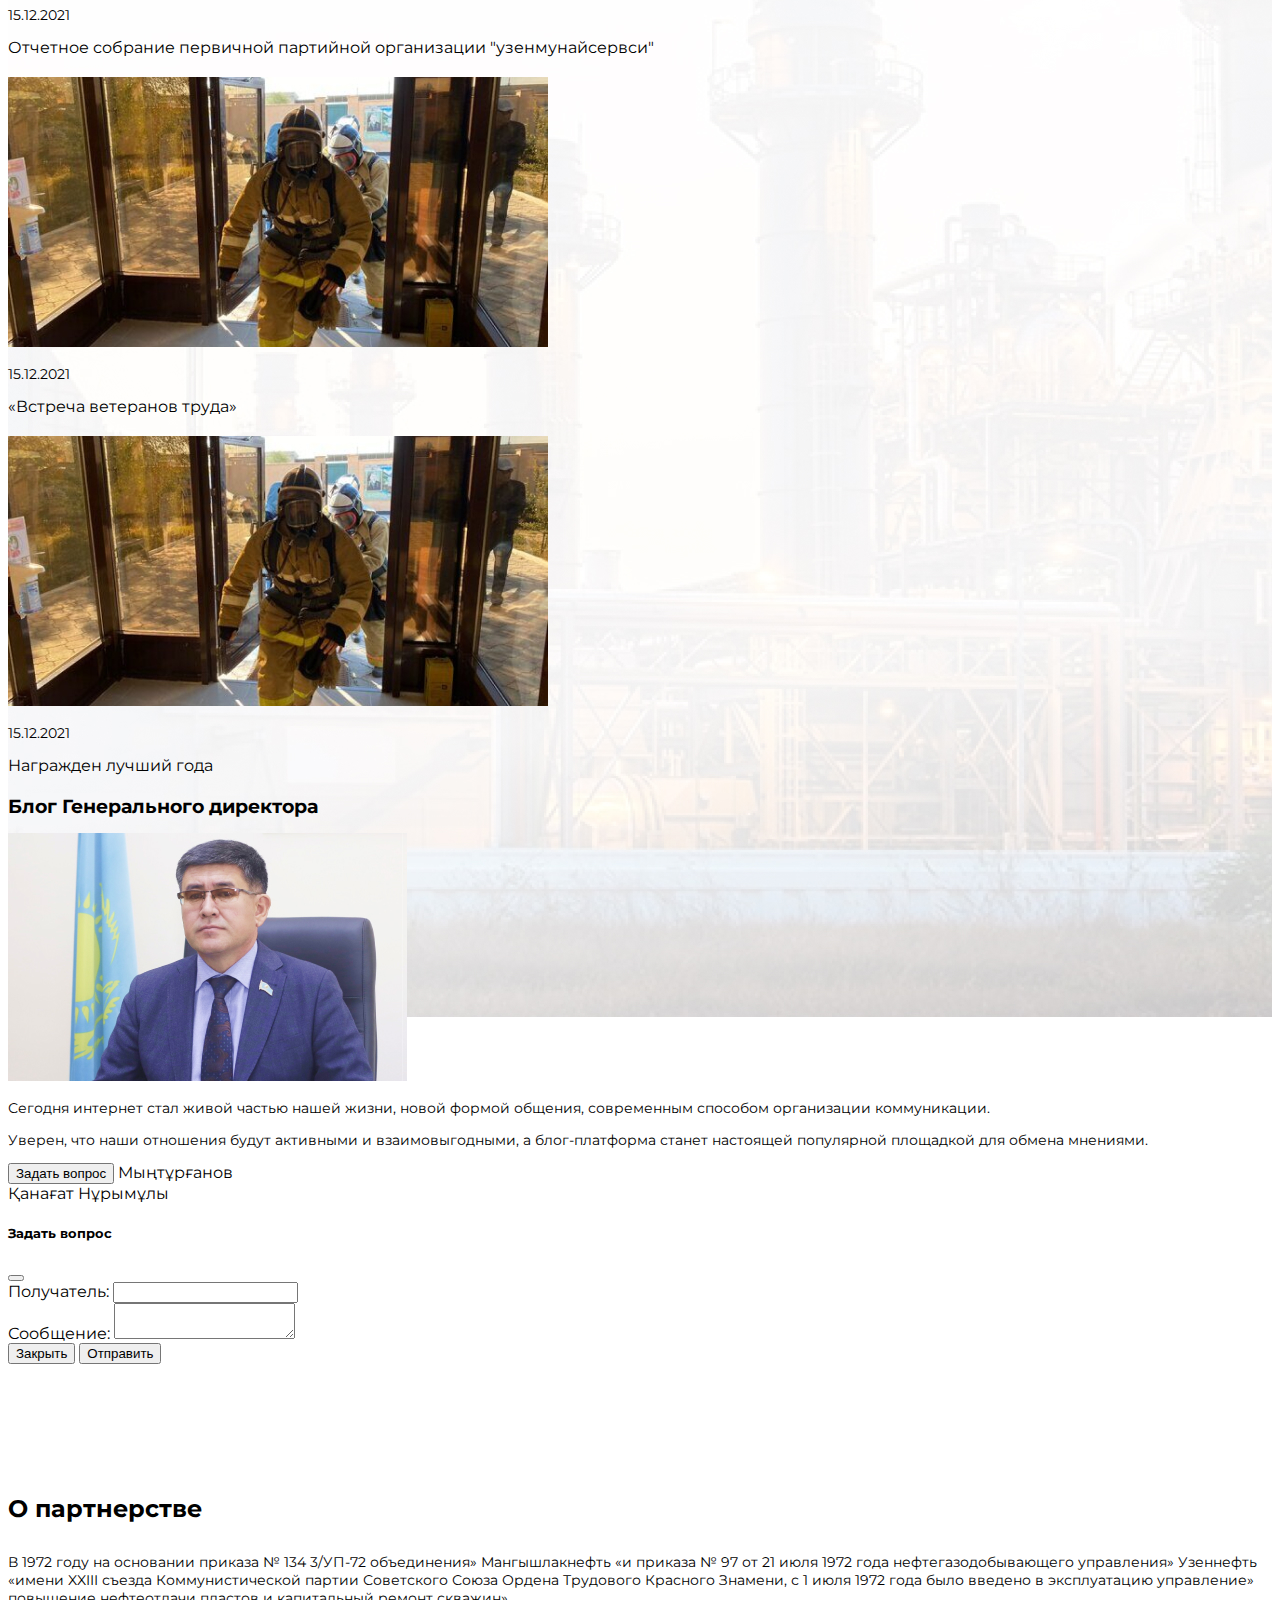
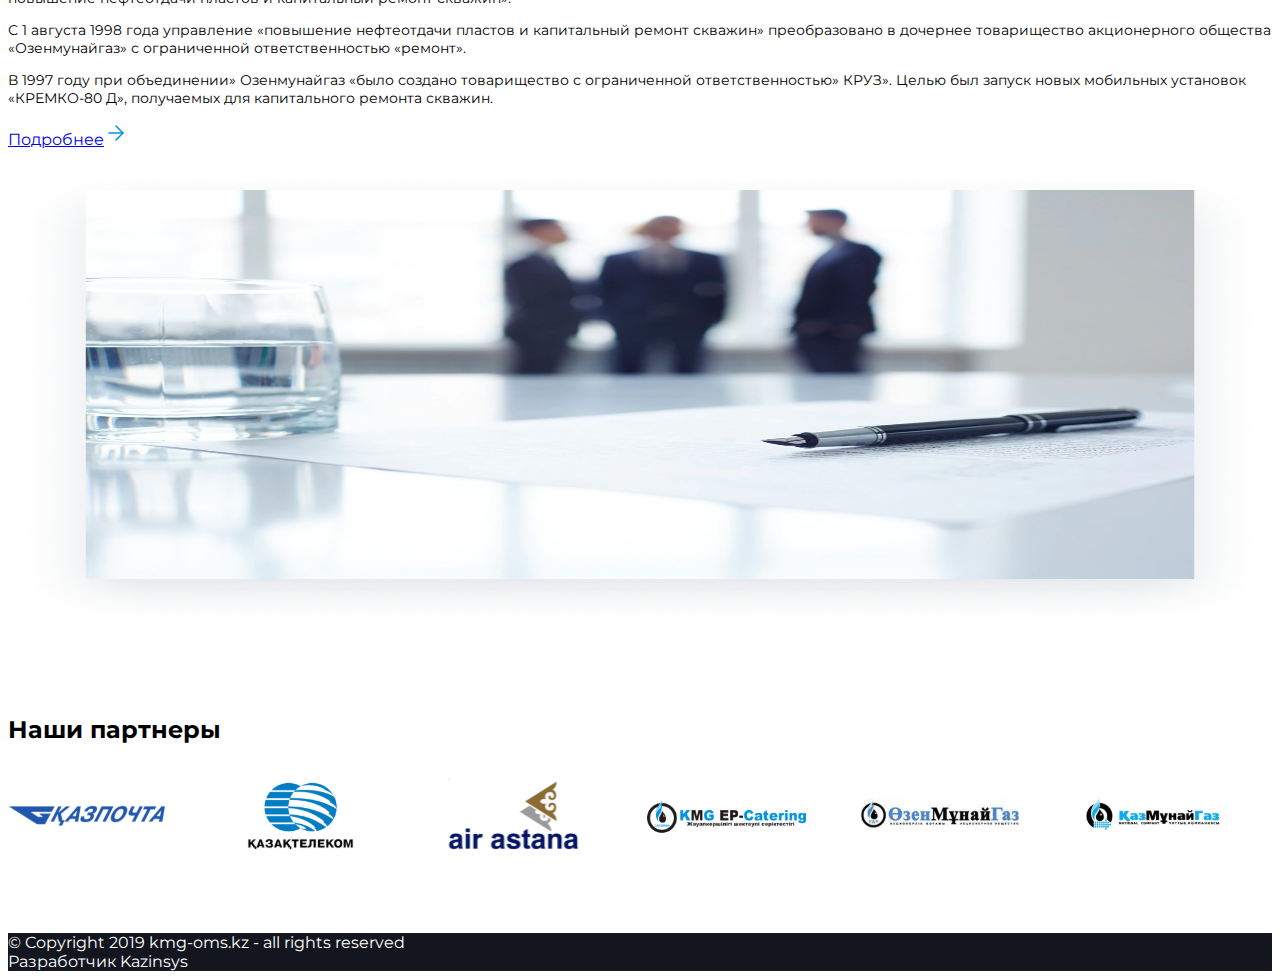
<file: test.html>
<!DOCTYPE html>
<html lang="en">
  <head>
    <meta charset="UTF-8" />
    <meta
      name="viewport"
      content="width=device-width, user-scalable=no, initial-scale=1.0, maximum-scale=1.0, minimum-scale=1.0"
    />
    <meta http-equiv="X-UA-Compatible" content="ie=edge" />
    <title>kmg-oms.kz</title>
    <link rel="preconnect" href="https://fonts.googleapis.com" />
    <link rel="preconnect" href="https://fonts.gstatic.com" crossorigin />
    <link
      href="https://fonts.googleapis.com/css2?family=Montserrat:wght@500&700&display=swap"
      rel="stylesheet"
    />
    <link
      href="https://cdn.jsdelivr.net/npm/bootstrap@5.0.2/dist/css/bootstrap.min.css"
      rel="stylesheet"
      integrity="sha384-EVSTQN3/azprG1Anm3QDgpJLIm9Nao0Yz1ztcQTwFspd3yD65VohhpuuCOmLASjC"
      crossorigin="anonymous"
    />
    <link
      rel="stylesheet"
      href="OwlCarousel2-2.3.4/OwlCarousel2-2.3.4/dist/assets/owl.carousel.min.css"
    />
    <link
      rel="stylesheet"
      href="OwlCarousel2-2.3.4/OwlCarousel2-2.3.4/dist/assets/owl.theme.default.min.css"
    />
    <link href="./style.css" rel="stylesheet" />
  </head>
  <body>
    <div class="header">
      <div class="header_top">
        <div class="container">
          <div class="header_top_container">
            <div class="logo">
              <a href="./index.html">
                <img src="./img/logo.svg" alt="logo" />
              </a>
            </div>
            <div class="buttons">
              <nav class="langs">
                <a href="#">Рус</a>
                <a href="#">Қаз</a>
                <a href="#">Лат</a>
              </nav>
              <div class="search">
                <a href="#">
                  <img src="./img/search.svg" alt="search" />
                </a>
              </div>
              <a href="#" class="d-none d-md-block btn_contact">
                Связаться с нами
              </a>
            </div>
          </div>
        </div>
      </div>
      <div class="header_menu">
        <div class="container">
          <div class="menu_nav">
            <button
              class="class= menu_nav_btn d-block d-lg-none d-xl-none" type="button" data-bs-toggle="collapse" data-bs-target="#collapseExample" aria-expanded="false" aria-controls="collapseExample"
            >
              Меню
            </button>
            <div class="collapse" id="collapseExample">
                <div class="card card-body">
                    <a href="/management.html" class="nav_list">О нас</a>
                    <a href="#" class="nav_list">Социальная ответственность</a>
                    <a href="/pressa.html" class="nav_list">Пресс-центр</a>
                    <a href="#" class="nav_list">Закупки</a>
                    <a href="/purchase.html" class="nav_list">Закупки 2017 год</a>
                    <a href="#" class="nav_list">Молодой специалист</a>
                    <a href="#" class="nav_list">Комплаенс</a>
                    <a href="/contacts.html" class="nav_list">Контакты</a>
                </div>
              </div>
            <div class="menu_list d-none d-lg-flex d-xl-flex">
              <a href="/management.html" class="nav_list">О нас</a>
              <a href="#" class="nav_list">Социальная ответственность</a>
              <a href="/pressa.html" class="nav_list">Пресс-центр</a>
              <a href="#" class="nav_list">Закупки</a>
              <a href="/purchase.html" class="nav_list">Закупки 2017 год</a>
              <a href="#" class="nav_list">Молодой специалист</a>
              <a href="#" class="nav_list">Комплаенс</a>
              <a href="/contacts.html" class="nav_list">Контакты</a>
            </div>
          </div>
        </div>
      </div>
    </div>

    <div class="banner">
      <div class="container">
        <p class="img_btn">
          Встреча ген. директора<br />ТОО «УзенМунайСервис»<br />
          с сотрудниками отчётной встречи
        </p>
        <a href="#" class="banner_btn">Подробнее</a>
      </div>
    </div>
    <div class="news">
      <div class="container">
        <div class="row">
          <div class="col-12 col-md-6">
            <div class="news__nav">
              <h2>Новости</h2>
              <a href="./pressa.html" class="view__news"
                >Посмотреть все новости<img src="./img/arrow-right.svg"
              /></a>
            </div>

            <div class="row">
              <div class="col-12 col-md-6">
                <div class="news__col box_news">
                  <img src="./img/news1.jpg" />
                  <p class="news_date">15.12.2021</p>
                  
                  <span
                    >ТОО «Озенмунайсервис» провело тактические
                    пожарно-тактические учения</span
                  >
                </div>
              </div>
              <div class="col-12 col-md-6">
                <div class="news__col box_news">
                  <img src="./img/news1.jpg" />
                  <p class="news_date">15.12.2021</p>
                  
                  <span
                    >Отчетное собрание первичной партийной организации
                    "узенмунайсервси"</span
                  >
                </div>
              </div>
              <div class="col-12 col-md-6">
                <div class="news__col box_news">
                  <img src="./img/news1.jpg" />
                  <p class="news_date">15.12.2021</p>
                  
                  <span>«Встреча ветеранов труда»</span>
                </div>
              </div>
              <div class="col-12 col-md-6">
                <div class="news__col box_news">
                  <img src="./img/news1.jpg" />
                  <p class="news_date">15.12.2021</p>
                  
                  <span>Награжден лучший года</span>
                </div>
              </div>
            </div>
          </div>
          <div class="d-none d-md-block col-md-1"></div>
          <div class="col-12 col-md-5">
            <div class="blog_border">
              <h3>Блог Генерального директора</h3>
              <img src="./img/blog1.jpg" alt="blog1" />
              <p>
                Сегодня интернет стал живой частью нашей жизни, новой формой
                общения, современным способом организации коммуникации.
              </p>
              <p>
                Уверен, что наши отношения будут активными и взаимовыгодными,
                а блог-платформа станет настоящей популярной площадкой
                для обмена мнениями.
              </p>
              <div class="row blog_bot">
                <button
                  type="button"
                  class="btn blog_btn col-auto"
                  data-bs-toggle="modal"
                  data-bs-target="#exampleModal"
                >
                  Задать вопрос
                </button>
                <span class="blog_name col"
                  >Мыңтұрғанов<br />
                  Қанағат Нұрымұлы</span
                >
              </div>
              <div
                class="modal fade"
                id="exampleModal"
                tabindex="-1"
                aria-labelledby="exampleModalLabel"
                aria-hidden="true"
              >
                <div class="modal-dialog">
                  <div class="modal-content">
                    <div class="modal-header">
                      <h5 class="modal-title" id="exampleModalLabel">
                        Задать вопрос
                      </h5>
                      <button
                        type="button"
                        class="btn-close"
                        data-bs-dismiss="modal"
                        aria-label="Close"
                      ></button>
                    </div>
                    <div class="modal-body">
                      <form>
                        <div class="mb-3">
                          <label for="recipient-name" class="col-form-label"
                            >Получатель:</label
                          >
                          <input
                            type="text"
                            class="form-control"
                            id="recipient-name"
                          />
                        </div>
                        <div class="mb-3">
                          <label for="message-text" class="col-form-label"
                            >Сообщение:</label
                          >
                          <textarea
                            class="form-control"
                            id="message-text"
                          ></textarea>
                        </div>
                      </form>
                    </div>
                    <div class="modal-footer">
                      <button
                        type="button"
                        class="btn btn-secondary"
                        data-bs-dismiss="modal"
                      >
                        Закрыть
                      </button>
                      <button type="button" class="btn btn-primary">
                        Отправить
                      </button>
                    </div>
                  </div>
                </div>
              </div>
            </div>
          </div>
        </div>
      </div>
    </div>
    <div class="partners">
      <div class="container">
        <div class="row">
          <div class="col-12 col-md-6">
            <h2>О партнерстве</h2>

            <p>
              В 1972 году на основании приказа № 134 3/УП-72 объединения»
              Мангышлакнефть «и приказа № 97 от 21 июля 1972 года
              нефтегазодобывающего управления» Узеннефть «имени XXIII съезда
              Коммунистической партии Советского Союза Ордена Трудового Красного
              Знамени, с 1 июля 1972 года было введено в эксплуатацию
              управление» повышение нефтеотдачи пластов и капитальный ремонт
              скважин».
            </p>
            <p>
              С 1 августа 1998 года управление «повышение нефтеотдачи пластов
              и капитальный ремонт скважин» преобразовано в дочернее
              товарищество акционерного общества «Озенмунайгаз» с ограниченной
              ответственностью «ремонт».
            </p>
            <p>
              В 1997 году при объединении» Озенмунайгаз «было создано
              товарищество с ограниченной ответственностью» КРУЗ». Целью
              был запуск новых мобильных установок «КРЕМКО-80 Д», получаемых
              для капитального ремонта скважин.
            </p>
            <a href="./management.html" class="view__news"
              >Подробнее<img src="./img/arrow-right.svg"
            /></a>
          </div>
          <div class="col-12 col-md-6">
            <div class="container_partner">
              <img src="./img/partners1.png" alt="partners" />
            </div>
          </div>
        </div>
      </div>
    </div>
    <div class="partners_logo">
      <div class="container">
        <h2>Наши партнеры</h2>
        <div class="owl-carousel owl_bottom">
          <div class="logo_img">
            <img src="./img/logo1.svg" alt="logo" />
          </div>
          <div class="logo_img">
            <img src="./img/logo2.svg" />
          </div>
          <div class="logo_img">
            <img src="./img/logo3.svg" />
          </div>
          <div class="logo_img">
            <img src="./img/logo4.svg" alt="" />
          </div>
          <div class="logo_img">
            <img src="./img/logo5.svg" alt="" />
          </div>
          <div class="logo_img">
            <img src="./img/logo6.svg" alt="" />
          </div>
        </div>
      </div>
    </div>
    <footer class="footer">
      <div class="container">
        <div class="menu_nav_foot">
          <div>© Copyright 2019 kmg-oms.kz - all rights reserved</div>
          <div>Разработчик Kazinsys</div>
        </div>
      </div>
    </footer>
    <script src="/jquery-3.6.0.min.js"></script>
    <script src="./OwlCarousel2-2.3.4/OwlCarousel2-2.3.4/dist/owl.carousel.min.js"></script>
    <script
      src="https://cdn.jsdelivr.net/npm/bootstrap@5.1.3/dist/js/bootstrap.bundle.min.js"
      integrity="sha384-ka7Sk0Gln4gmtz2MlQnikT1wXgYsOg+OMhuP+IlRH9sENBO0LRn5q+8nbTov4+1p"
      crossorigin="anonymous"
    ></script>
    <script src="/script.js"></script>
  </body>
</html>
</file>
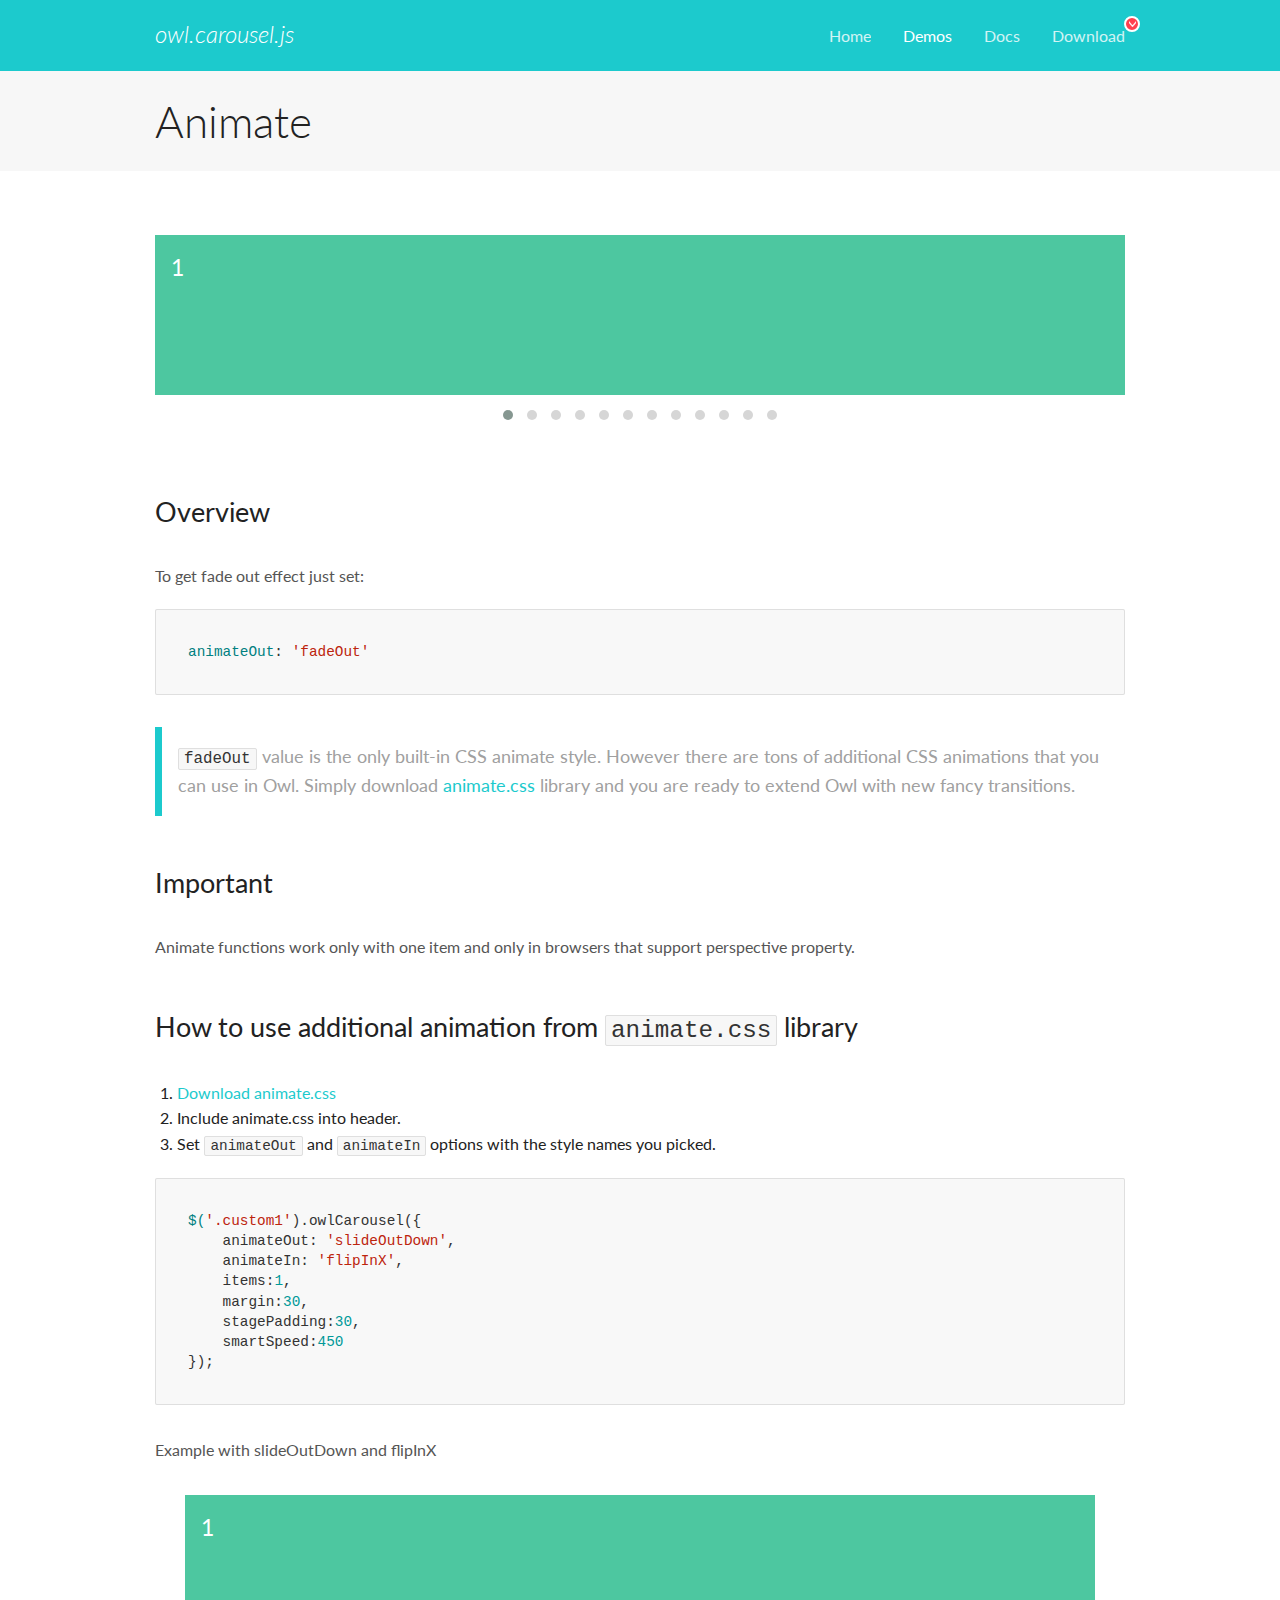
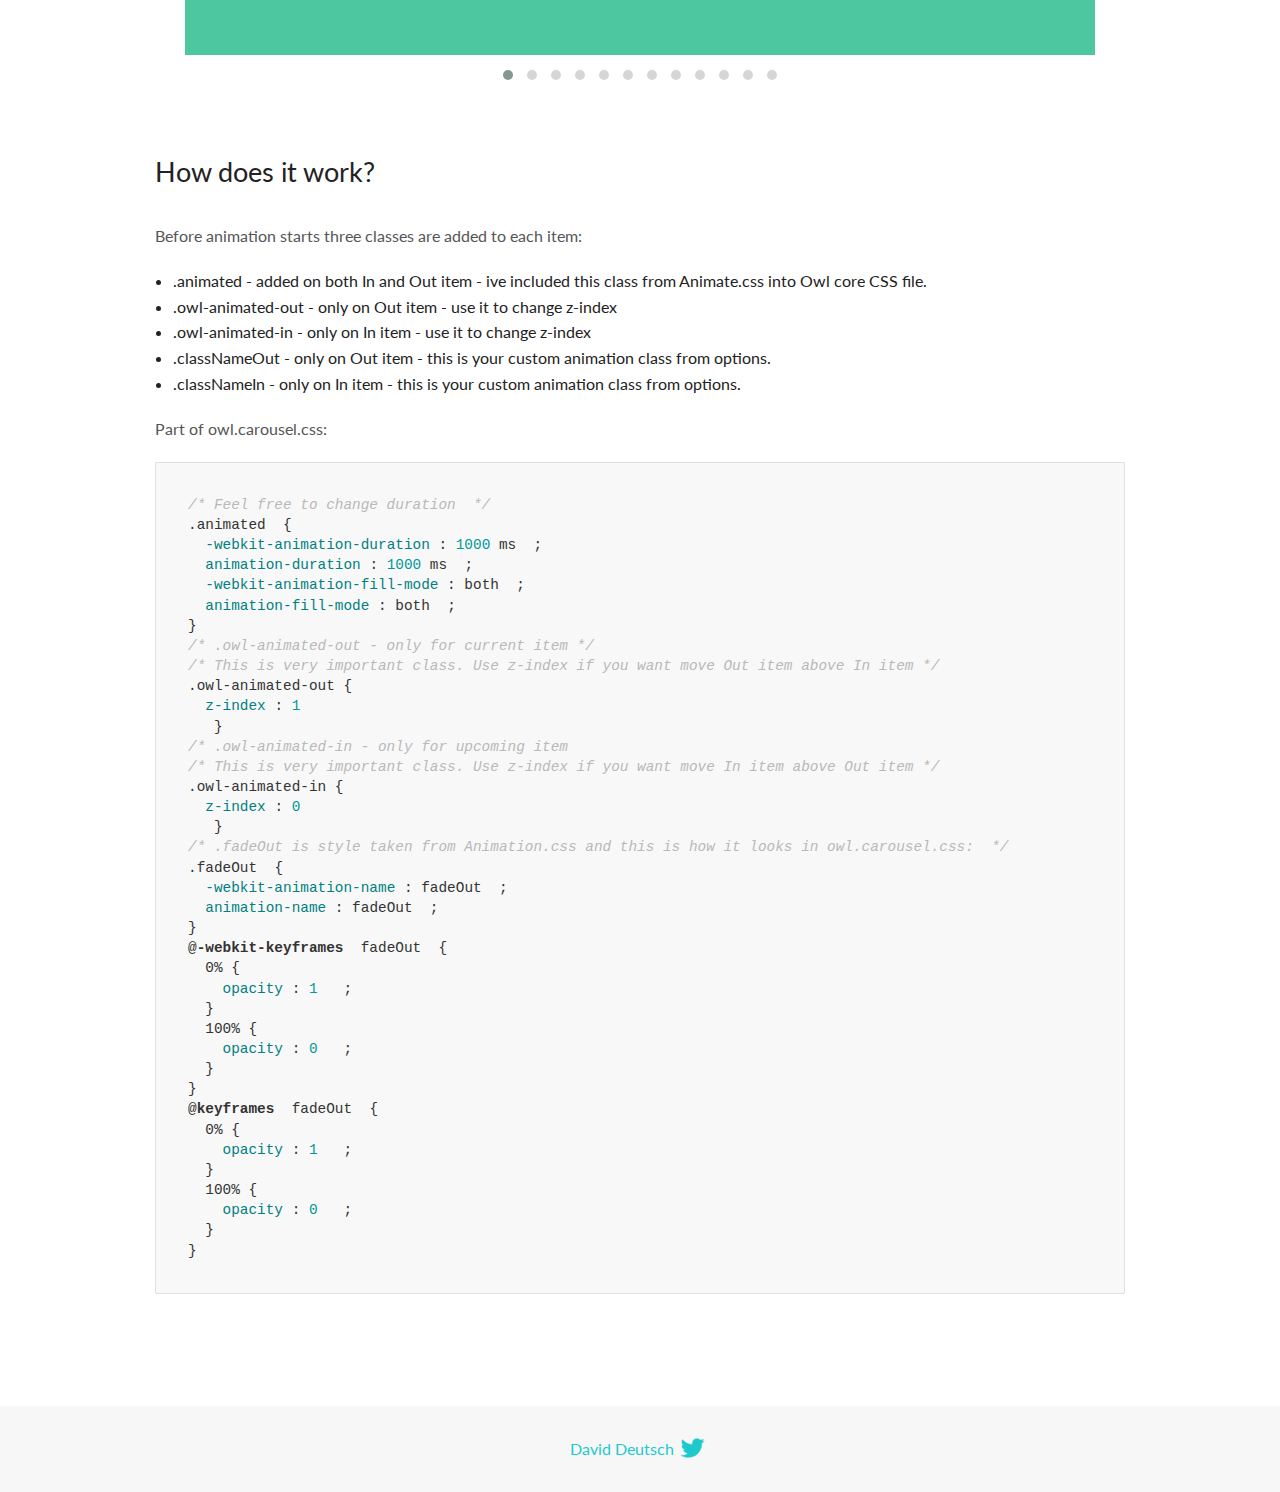
<file: OwlCarousel2-2.3.4/OwlCarousel2-2.3.4/docs/demos/animate.html>
<!DOCTYPE html>
<html lang="en">
  <head>

    <!-- head -->
    <meta charset="utf-8">
    <meta name="msapplication-tap-highlight" content="no" />
    <meta name="viewport" content="width=device-width, initial-scale=1.0" />
    <meta name="description" content="Animate carousel">
    <meta name="author" content="David Deutsch">
    <title>
      Animate Demo | Owl Carousel | 2.3.4
    </title>

    <!-- Stylesheets -->
    <link href='https://fonts.googleapis.com/css?family=Lato:300,400,700,400italic,300italic' rel='stylesheet' type='text/css'>
    <link rel="stylesheet" href="../assets/css/docs.theme.min.css">

    <!-- Owl Stylesheets -->
    <link rel="stylesheet" href="../assets/owlcarousel/assets/owl.carousel.min.css">
    <link rel="stylesheet" href="../assets/owlcarousel/assets/owl.theme.default.min.css">

    <!-- HTML5 shim and Respond.js IE8 support of HTML5 elements and media queries -->

    <!--[if lt IE 9]>
      <script src="https://oss.maxcdn.com/libs/html5shiv/3.7.0/html5shiv.js"></script>
      <script src="https://oss.maxcdn.com/libs/respond.js/1.3.0/respond.min.js"></script>
    <![endif]-->

    <!-- Favicons -->
    <link rel="apple-touch-icon-precomposed" sizes="144x144" href="../assets/ico/apple-touch-icon-144-precomposed.png">
    <link rel="shortcut icon" href="../assets/ico/favicon.png">
    <link rel="shortcut icon" href="favicon.ico">

    <!-- Yeah i know js should not be in header. Its required for demos.-->

    <!-- javascript -->
    <script src="../assets/vendors/jquery.min.js"></script>
    <script src="../assets/owlcarousel/owl.carousel.js"></script>
  </head>
  <body>

    <!-- header -->
    <header class="header">
      <div class="row">
        <div class="large-12 columns">
          <div class="brand left">
            <h3>
              <a href="/OwlCarousel2/">owl.carousel.js</a> 
            </h3>
          </div>
          <a id="toggle-nav" class="right">
            <span></span> <span></span> <span></span> 
          </a> 
          <div class="nav-bar">
            <ul class="clearfix">
              <li> <a href="/OwlCarousel2/index.html">Home</a>  </li>
              <li class="active">
                <a href="/OwlCarousel2/demos/demos.html">Demos</a> 
              </li>
              <li> <a href="/OwlCarousel2/docs/started-welcome.html">Docs</a>  </li>
              <li>
                <a href="https://github.com/OwlCarousel2/OwlCarousel2/archive/2.3.4.zip">Download</a> 
                <span class="download"></span> 
              </li>
            </ul>
          </div>
        </div>
      </div>
    </header>

    <!-- title -->
    <section class="title">
      <div class="row">
        <div class="large-12 columns">
          <h1>Animate</h1>
        </div>
      </div>
    </section>

    <!--  Demos -->
    <section id="demos">
      <div class="row">
        <div class="large-12 columns">
          <div class="fadeOut owl-carousel owl-theme">
            <div class="item">
              <h4>1</h4>
            </div>
            <div class="item">
              <h4>2</h4>
            </div>
            <div class="item">
              <h4>3</h4>
            </div>
            <div class="item">
              <h4>4</h4>
            </div>
            <div class="item">
              <h4>5</h4>
            </div>
            <div class="item">
              <h4>6</h4>
            </div>
            <div class="item">
              <h4>7</h4>
            </div>
            <div class="item">
              <h4>8</h4>
            </div>
            <div class="item">
              <h4>9</h4>
            </div>
            <div class="item">
              <h4>10</h4>
            </div>
            <div class="item">
              <h4>11</h4>
            </div>
            <div class="item">
              <h4>12</h4>
            </div>
          </div>
          <h3 id="overview">Overview</h3>
          <p>To get fade out effect just set:</p>
          <pre><code>animateOut: &#39;fadeOut&#39;</code></pre>
          <blockquote>
            <p><code>fadeOut</code> value is the only built-in CSS animate style. However there are tons of additional CSS animations that you can use in Owl. Simply download
              <a href="https://daneden.github.io/animate.css/">animate.css</a>  library and you are ready to extend Owl with new fancy transitions.</p>
          </blockquote>
          <h3 id="important">Important</h3>
          <p>Animate functions work only with one item and only in browsers that support perspective property.</p>
          <h3 id="how-to-use-additional-animation-from-animate-css-library">How to use additional animation from <code>animate.css</code> library</h3>
          <ol>
            <li> <a href="https://daneden.github.io/animate.css/">Download animate.css</a>  </li>
            <li>Include animate.css into header.</li>
            <li>Set <code>animateOut</code> and <code>animateIn</code> options with the style names you picked.</li>
          </ol>
          <pre><code>$(&#39;.custom1&#39;).owlCarousel({
    animateOut: &#39;slideOutDown&#39;,
    animateIn: &#39;flipInX&#39;,
    items:1,
    margin:30,
    stagePadding:30,
    smartSpeed:450
});</code></pre>
          <p>Example with slideOutDown and flipInX</p>
          <div class="custom1 owl-carousel owl-theme">
            <div class="item">
              <h4>1</h4>
            </div>
            <div class="item">
              <h4>2</h4>
            </div>
            <div class="item">
              <h4>3</h4>
            </div>
            <div class="item">
              <h4>4</h4>
            </div>
            <div class="item">
              <h4>5</h4>
            </div>
            <div class="item">
              <h4>6</h4>
            </div>
            <div class="item">
              <h4>7</h4>
            </div>
            <div class="item">
              <h4>8</h4>
            </div>
            <div class="item">
              <h4>9</h4>
            </div>
            <div class="item">
              <h4>10</h4>
            </div>
            <div class="item">
              <h4>11</h4>
            </div>
            <div class="item">
              <h4>12</h4>
            </div>
          </div>
          <h3 id="how-does-it-work-">How does it work?</h3>
          <p>Before animation starts three classes are added to each item:</p>
          <ul>
            <li>.animated - added on both In and Out item - ive included this class from Animate.css into Owl core CSS file.</li>
            <li>.owl-animated-out - only on Out item - use it to change z-index</li>
            <li>.owl-animated-in - only on In item - use it to change z-index</li>
            <li>.classNameOut - only on Out item - this is your custom animation class from options.</li>
            <li>.classNameIn - only on In item - this is your custom animation class from options.</li>
          </ul>
          <p>Part of owl.carousel.css:</p>
          <pre><code class="language-css"><span class="comment">/* Feel free to change duration  */</span> 
<span class="class">.animated</span>  <span class="rules">{
  <span class="rule"><span class="attribute">-webkit-animation-duration</span> :<span class="value"> <span class="number">1000</span> ms</span> </span> ;
  <span class="rule"><span class="attribute">animation-duration</span> :<span class="value"> <span class="number">1000</span> ms</span> </span> ;
  <span class="rule"><span class="attribute">-webkit-animation-fill-mode</span> :<span class="value"> both</span> </span> ;
  <span class="rule"><span class="attribute">animation-fill-mode</span> :<span class="value"> both</span> </span> ;
<span class="rule">}</span> </span> 
<span class="comment">/* .owl-animated-out - only for current item */</span> 
<span class="comment">/* This is very important class. Use z-index if you want move Out item above In item */</span> 
<span class="class">.owl-animated-out</span> <span class="rules">{
  <span class="rule"><span class="attribute">z-index</span> :<span class="value"> <span class="number">1</span> 
</span> </span> </span> }
<span class="comment">/* .owl-animated-in - only for upcoming item
/* This is very important class. Use z-index if you want move In item above Out item */</span> 
<span class="class">.owl-animated-in</span> <span class="rules">{
  <span class="rule"><span class="attribute">z-index</span> :<span class="value"> <span class="number">0</span> 
</span> </span> </span> }
<span class="comment">/* .fadeOut is style taken from Animation.css and this is how it looks in owl.carousel.css:  */</span> 
<span class="class">.fadeOut</span>  <span class="rules">{
  <span class="rule"><span class="attribute">-webkit-animation-name</span> :<span class="value"> fadeOut</span> </span> ;
  <span class="rule"><span class="attribute">animation-name</span> :<span class="value"> fadeOut</span> </span> ;
<span class="rule">}</span> </span> 
<span class="at_rule">@<span class="keyword">-webkit-keyframes</span>  fadeOut </span> {
  0% <span class="rules">{
    <span class="rule"><span class="attribute">opacity</span> :<span class="value"> <span class="number">1</span> </span> </span> ;
  <span class="rule">}</span> </span> 
  100% <span class="rules">{
    <span class="rule"><span class="attribute">opacity</span> :<span class="value"> <span class="number">0</span> </span> </span> ;
  <span class="rule">}</span> </span> 
}
<span class="at_rule">@<span class="keyword">keyframes</span>  fadeOut </span> {
  0% <span class="rules">{
    <span class="rule"><span class="attribute">opacity</span> :<span class="value"> <span class="number">1</span> </span> </span> ;
  <span class="rule">}</span> </span> 
  100% <span class="rules">{
    <span class="rule"><span class="attribute">opacity</span> :<span class="value"> <span class="number">0</span> </span> </span> ;
  <span class="rule">}</span> </span> 
}</code></pre>
          <link rel="stylesheet" href="../assets/css/animate.css">
          <script>
            jQuery(document).ready(function($) {
              $('.fadeOut').owlCarousel({
                items: 1,
                animateOut: 'fadeOut',
                loop: true,
                margin: 10,
              });
              $('.custom1').owlCarousel({
                animateOut: 'slideOutDown',
                animateIn: 'flipInX',
                items: 1,
                margin: 30,
                stagePadding: 30,
                smartSpeed: 450
              });
            });
          </script>
        </div>
      </div>
    </section>

    <!-- footer -->
    <footer class="footer">
      <div class="row">
        <div class="large-12 columns">
          <h5>
            <a href="/OwlCarousel2/docs/support-contact.html">David Deutsch</a> 
            <a id="custom-tweet-button" href="https://twitter.com/share?url=https://github.com/OwlCarousel2/OwlCarousel2&text=Owl Carousel - This is so awesome! " target="_blank"></a> 
          </h5>
        </div>
      </div>
    </footer>

    <!-- vendors -->
    <script src="../assets/vendors/highlight.js"></script>
    <script src="../assets/js/app.js"></script>
  </body>
</html>
</file>
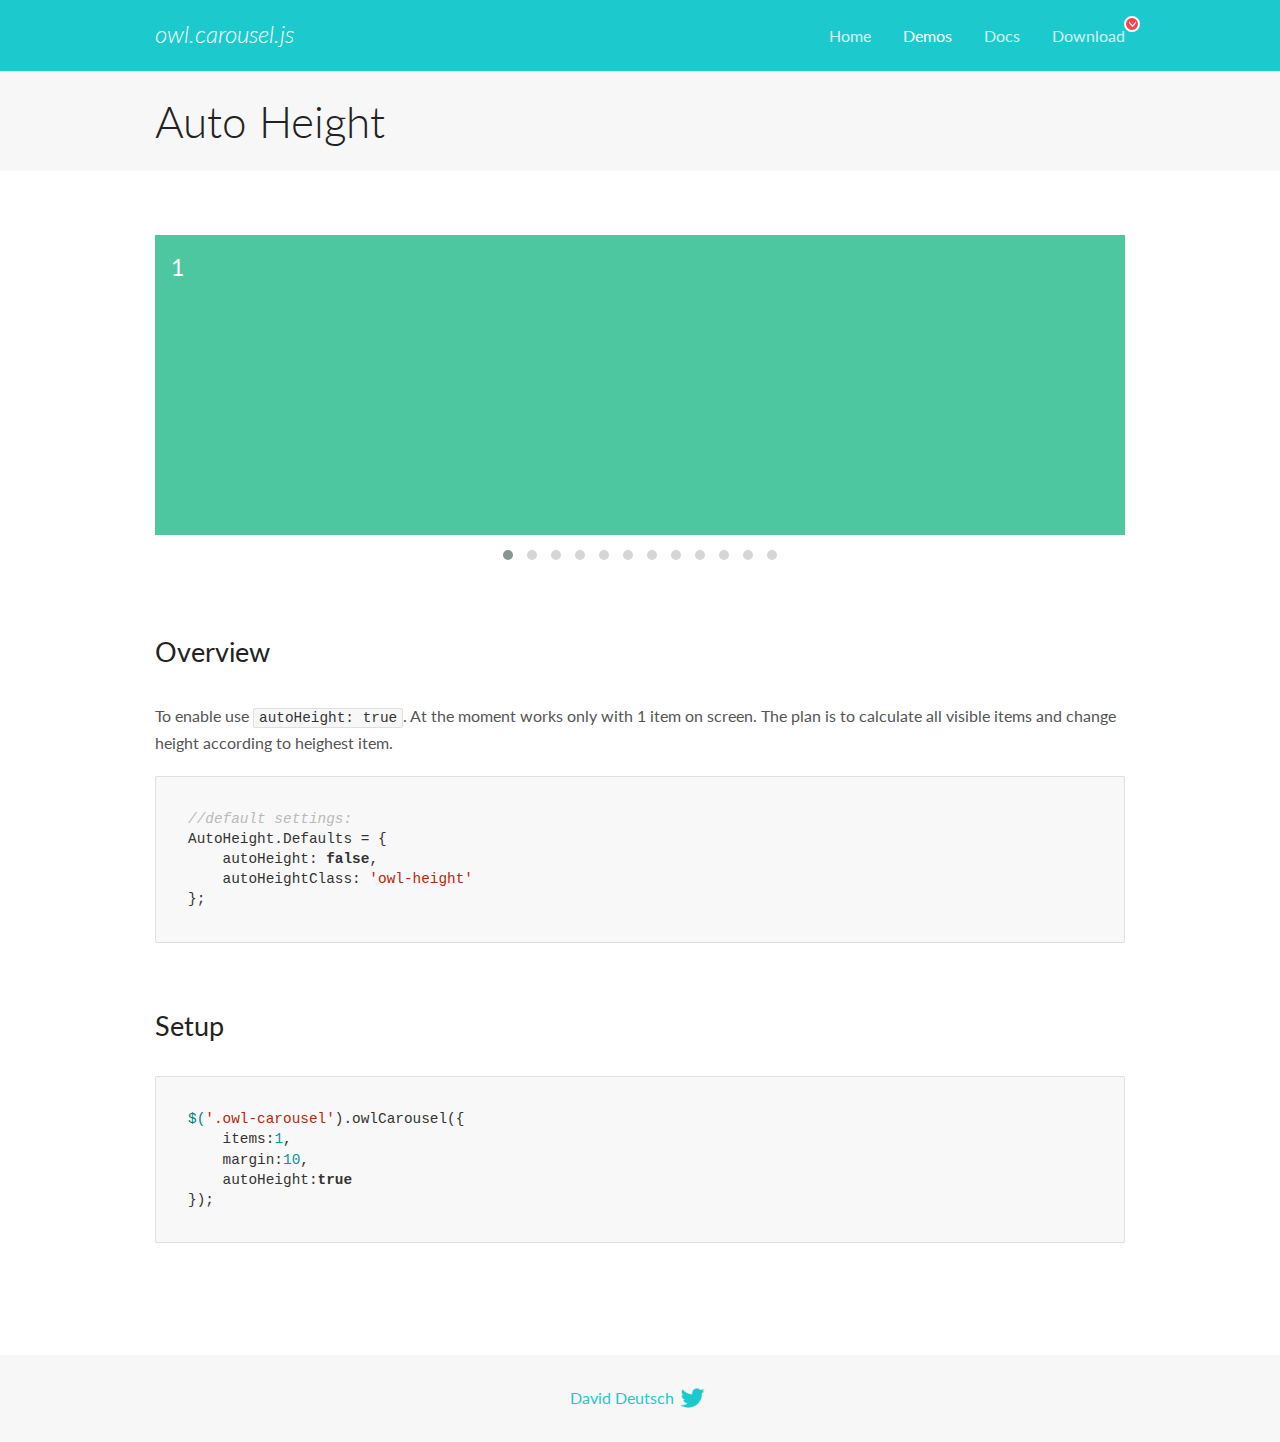
<file: OwlCarousel2-2.3.4/OwlCarousel2-2.3.4/docs/demos/autoheight.html>
<!DOCTYPE html>
<html lang="en">
  <head>

    <!-- head -->
    <meta charset="utf-8">
    <meta name="msapplication-tap-highlight" content="no" />
    <meta name="viewport" content="width=device-width, initial-scale=1.0" />
    <meta name="description" content="autoHeight usage demo">
    <meta name="author" content="David Deutsch">
    <title>
      Auto Height Demo | Owl Carousel | 2.3.4
    </title>

    <!-- Stylesheets -->
    <link href='https://fonts.googleapis.com/css?family=Lato:300,400,700,400italic,300italic' rel='stylesheet' type='text/css'>
    <link rel="stylesheet" href="../assets/css/docs.theme.min.css">

    <!-- Owl Stylesheets -->
    <link rel="stylesheet" href="../assets/owlcarousel/assets/owl.carousel.min.css">
    <link rel="stylesheet" href="../assets/owlcarousel/assets/owl.theme.default.min.css">

    <!-- HTML5 shim and Respond.js IE8 support of HTML5 elements and media queries -->

    <!--[if lt IE 9]>
      <script src="https://oss.maxcdn.com/libs/html5shiv/3.7.0/html5shiv.js"></script>
      <script src="https://oss.maxcdn.com/libs/respond.js/1.3.0/respond.min.js"></script>
    <![endif]-->

    <!-- Favicons -->
    <link rel="apple-touch-icon-precomposed" sizes="144x144" href="../assets/ico/apple-touch-icon-144-precomposed.png">
    <link rel="shortcut icon" href="../assets/ico/favicon.png">
    <link rel="shortcut icon" href="favicon.ico">

    <!-- Yeah i know js should not be in header. Its required for demos.-->

    <!-- javascript -->
    <script src="../assets/vendors/jquery.min.js"></script>
    <script src="../assets/owlcarousel/owl.carousel.js"></script>
  </head>
  <body>

    <!-- header -->
    <header class="header">
      <div class="row">
        <div class="large-12 columns">
          <div class="brand left">
            <h3>
              <a href="/OwlCarousel2/">owl.carousel.js</a> 
            </h3>
          </div>
          <a id="toggle-nav" class="right">
            <span></span> <span></span> <span></span> 
          </a> 
          <div class="nav-bar">
            <ul class="clearfix">
              <li> <a href="/OwlCarousel2/index.html">Home</a>  </li>
              <li class="active">
                <a href="/OwlCarousel2/demos/demos.html">Demos</a> 
              </li>
              <li> <a href="/OwlCarousel2/docs/started-welcome.html">Docs</a>  </li>
              <li>
                <a href="https://github.com/OwlCarousel2/OwlCarousel2/archive/2.3.4.zip">Download</a> 
                <span class="download"></span> 
              </li>
            </ul>
          </div>
        </div>
      </div>
    </header>

    <!-- title -->
    <section class="title">
      <div class="row">
        <div class="large-12 columns">
          <h1>Auto Height</h1>
        </div>
      </div>
    </section>

    <!--  Demos -->
    <section id="demos">
      <div class="row">
        <div class="large-12 columns">
          <div class="owl-carousel owl-theme">
            <div class="item" style="height:300px">
              <h4>1</h4>
            </div>
            <div class="item" style="height:100px">
              <h4>2</h4>
            </div>
            <div class="item" style="height:500px">
              <h4>3</h4>
            </div>
            <div class="item" style="height:250px">
              <h4>4</h4>
            </div>
            <div class="item" style="height:400px">
              <h4>5</h4>
            </div>
            <div class="item" style="height:500px">
              <h4>6</h4>
            </div>
            <div class="item" style="height:600px">
              <h4>7</h4>
            </div>
            <div class="item" style="height:400px">
              <h4>8</h4>
            </div>
            <div class="item" style="height:300px">
              <h4>9</h4>
            </div>
            <div class="item" style="height:350px">
              <h4>10</h4>
            </div>
            <div class="item" style="height:200px">
              <h4>11</h4>
            </div>
            <div class="item" style="height:150px">
              <h4>12</h4>
            </div>
          </div>
          <h3 id="overview">Overview</h3>
          <p>To enable use <code>autoHeight: true</code>. At the moment works only with 1 item on screen. The plan is to calculate all visible items and change height according to heighest item.</p>
          <pre><code>//default settings:
AutoHeight.Defaults = {
    autoHeight: false,
    autoHeightClass: &#39;owl-height&#39;
};</code></pre>
          <h3 id="setup">Setup</h3>
          <pre><code>$(&#39;.owl-carousel&#39;).owlCarousel({
    items:1,
    margin:10,
    autoHeight:true
});</code></pre>
          <script>
            $(document).ready(function() {
              $('.owl-carousel').owlCarousel({
                items: 1,
                margin: 10,
                autoHeight: true
              });
            })
          </script>
        </div>
      </div>
    </section>

    <!-- footer -->
    <footer class="footer">
      <div class="row">
        <div class="large-12 columns">
          <h5>
            <a href="/OwlCarousel2/docs/support-contact.html">David Deutsch</a> 
            <a id="custom-tweet-button" href="https://twitter.com/share?url=https://github.com/OwlCarousel2/OwlCarousel2&text=Owl Carousel - This is so awesome! " target="_blank"></a> 
          </h5>
        </div>
      </div>
    </footer>

    <!-- vendors -->
    <script src="../assets/vendors/highlight.js"></script>
    <script src="../assets/js/app.js"></script>
  </body>
</html>
</file>
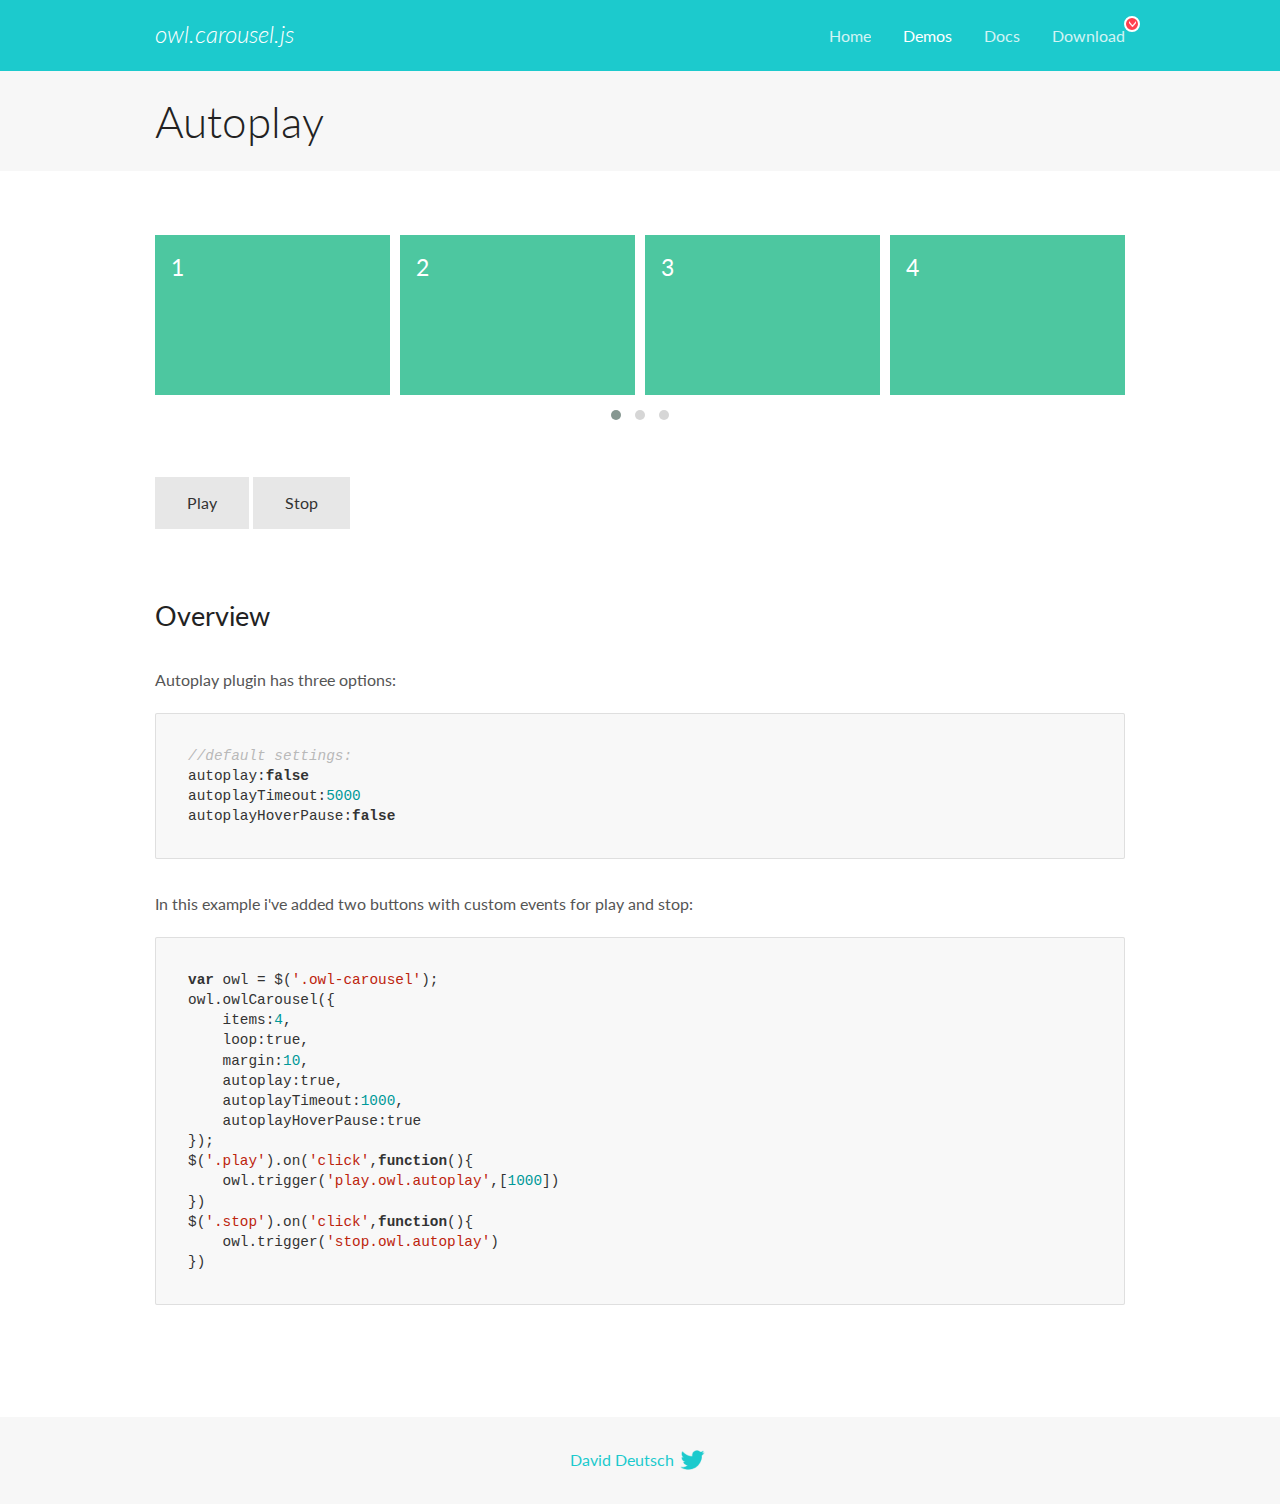
<file: OwlCarousel2-2.3.4/OwlCarousel2-2.3.4/docs/demos/autoplay.html>
<!DOCTYPE html>
<html lang="en">
  <head>

    <!-- head -->
    <meta charset="utf-8">
    <meta name="msapplication-tap-highlight" content="no" />
    <meta name="viewport" content="width=device-width, initial-scale=1.0" />
    <meta name="description" content="Autoplay usage demo">
    <meta name="author" content="David Deutsch">
    <title>
      Autoplay Demo | Owl Carousel | 2.3.4
    </title>

    <!-- Stylesheets -->
    <link href='https://fonts.googleapis.com/css?family=Lato:300,400,700,400italic,300italic' rel='stylesheet' type='text/css'>
    <link rel="stylesheet" href="../assets/css/docs.theme.min.css">

    <!-- Owl Stylesheets -->
    <link rel="stylesheet" href="../assets/owlcarousel/assets/owl.carousel.min.css">
    <link rel="stylesheet" href="../assets/owlcarousel/assets/owl.theme.default.min.css">

    <!-- HTML5 shim and Respond.js IE8 support of HTML5 elements and media queries -->

    <!--[if lt IE 9]>
      <script src="https://oss.maxcdn.com/libs/html5shiv/3.7.0/html5shiv.js"></script>
      <script src="https://oss.maxcdn.com/libs/respond.js/1.3.0/respond.min.js"></script>
    <![endif]-->

    <!-- Favicons -->
    <link rel="apple-touch-icon-precomposed" sizes="144x144" href="../assets/ico/apple-touch-icon-144-precomposed.png">
    <link rel="shortcut icon" href="../assets/ico/favicon.png">
    <link rel="shortcut icon" href="favicon.ico">

    <!-- Yeah i know js should not be in header. Its required for demos.-->

    <!-- javascript -->
    <script src="../assets/vendors/jquery.min.js"></script>
    <script src="../assets/owlcarousel/owl.carousel.js"></script>
  </head>
  <body>

    <!-- header -->
    <header class="header">
      <div class="row">
        <div class="large-12 columns">
          <div class="brand left">
            <h3>
              <a href="/OwlCarousel2/">owl.carousel.js</a> 
            </h3>
          </div>
          <a id="toggle-nav" class="right">
            <span></span> <span></span> <span></span> 
          </a> 
          <div class="nav-bar">
            <ul class="clearfix">
              <li> <a href="/OwlCarousel2/index.html">Home</a>  </li>
              <li class="active">
                <a href="/OwlCarousel2/demos/demos.html">Demos</a> 
              </li>
              <li> <a href="/OwlCarousel2/docs/started-welcome.html">Docs</a>  </li>
              <li>
                <a href="https://github.com/OwlCarousel2/OwlCarousel2/archive/2.3.4.zip">Download</a> 
                <span class="download"></span> 
              </li>
            </ul>
          </div>
        </div>
      </div>
    </header>

    <!-- title -->
    <section class="title">
      <div class="row">
        <div class="large-12 columns">
          <h1>Autoplay</h1>
        </div>
      </div>
    </section>

    <!--  Demos -->
    <section id="demos">
      <div class="row">
        <div class="large-12 columns">
          <div class="owl-carousel owl-theme">
            <div class="item">
              <h4>1</h4>
            </div>
            <div class="item">
              <h4>2</h4>
            </div>
            <div class="item">
              <h4>3</h4>
            </div>
            <div class="item">
              <h4>4</h4>
            </div>
            <div class="item">
              <h4>5</h4>
            </div>
            <div class="item">
              <h4>6</h4>
            </div>
            <div class="item">
              <h4>7</h4>
            </div>
            <div class="item">
              <h4>8</h4>
            </div>
            <div class="item">
              <h4>9</h4>
            </div>
            <div class="item">
              <h4>10</h4>
            </div>
            <div class="item">
              <h4>11</h4>
            </div>
            <div class="item">
              <h4>12</h4>
            </div>
          </div>
          <a class="button secondary play">Play</a> 
          <a class="button secondary stop">Stop</a> 
          <h3 id="overview">Overview</h3>
          <p>Autoplay plugin has three options:</p>
          <pre><code>//default settings:
autoplay:false
autoplayTimeout:5000
autoplayHoverPause:false</code></pre>
          <p>In this example i&#39;ve added two buttons with custom events for play and stop:</p>
          <pre><code>var owl = $(&#39;.owl-carousel&#39;);
owl.owlCarousel({
    items:4,
    loop:true,
    margin:10,
    autoplay:true,
    autoplayTimeout:1000,
    autoplayHoverPause:true
});
$(&#39;.play&#39;).on(&#39;click&#39;,function(){
    owl.trigger(&#39;play.owl.autoplay&#39;,[1000])
})
$(&#39;.stop&#39;).on(&#39;click&#39;,function(){
    owl.trigger(&#39;stop.owl.autoplay&#39;)
})</code></pre>
          <script>
            $(document).ready(function() {
              var owl = $('.owl-carousel');
              owl.owlCarousel({
                items: 4,
                loop: true,
                margin: 10,
                autoplay: true,
                autoplayTimeout: 1000,
                autoplayHoverPause: true
              });
              $('.play').on('click', function() {
                owl.trigger('play.owl.autoplay', [1000])
              })
              $('.stop').on('click', function() {
                owl.trigger('stop.owl.autoplay')
              })
            })
          </script>
        </div>
      </div>
    </section>

    <!-- footer -->
    <footer class="footer">
      <div class="row">
        <div class="large-12 columns">
          <h5>
            <a href="/OwlCarousel2/docs/support-contact.html">David Deutsch</a> 
            <a id="custom-tweet-button" href="https://twitter.com/share?url=https://github.com/OwlCarousel2/OwlCarousel2&text=Owl Carousel - This is so awesome! " target="_blank"></a> 
          </h5>
        </div>
      </div>
    </footer>

    <!-- vendors -->
    <script src="../assets/vendors/highlight.js"></script>
    <script src="../assets/js/app.js"></script>
  </body>
</html>
</file>
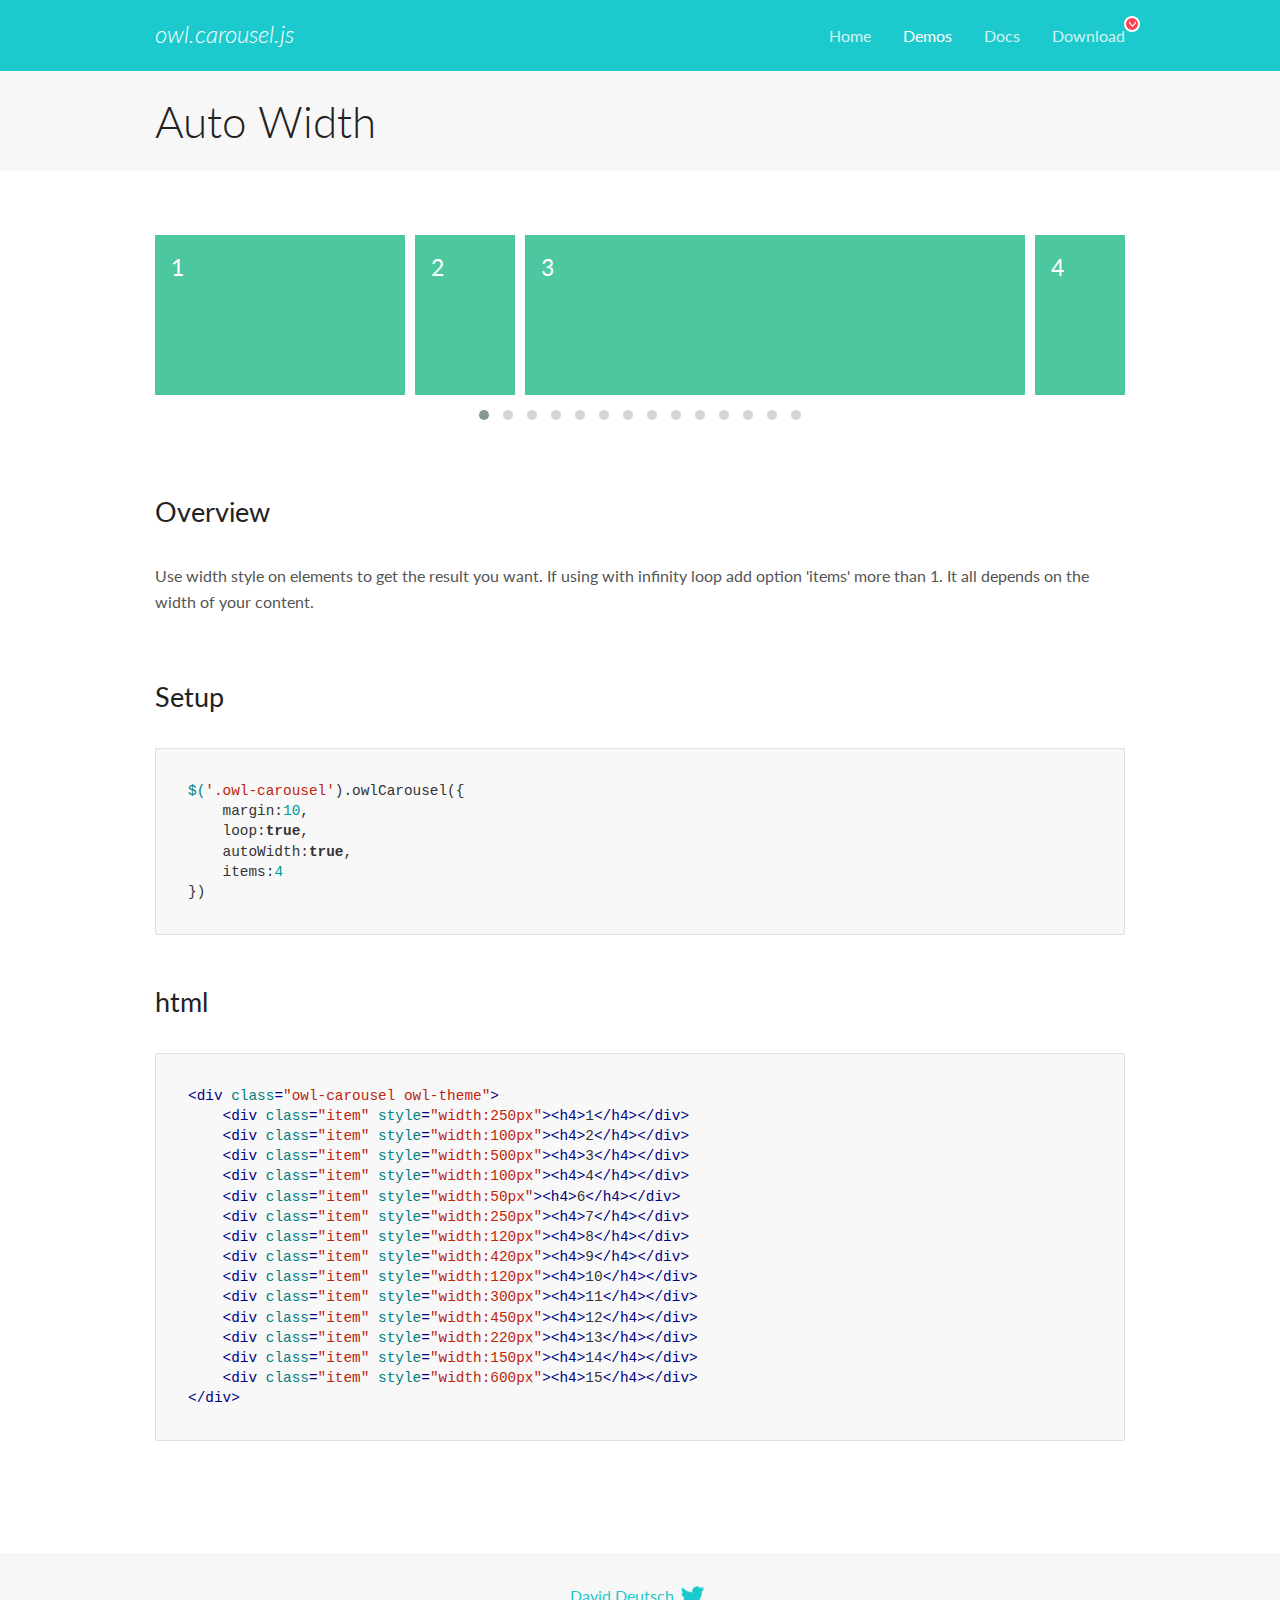
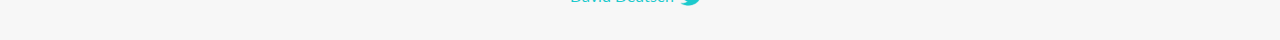
<file: OwlCarousel2-2.3.4/OwlCarousel2-2.3.4/docs/demos/autowidth.html>
<!DOCTYPE html>
<html lang="en">
  <head>

    <!-- head -->
    <meta charset="utf-8">
    <meta name="msapplication-tap-highlight" content="no" />
    <meta name="viewport" content="width=device-width, initial-scale=1.0" />
    <meta name="description" content="Auto Width">
    <meta name="author" content="David Deutsch">
    <title>
      Auto Width Demo | Owl Carousel | 2.3.4
    </title>

    <!-- Stylesheets -->
    <link href='https://fonts.googleapis.com/css?family=Lato:300,400,700,400italic,300italic' rel='stylesheet' type='text/css'>
    <link rel="stylesheet" href="../assets/css/docs.theme.min.css">

    <!-- Owl Stylesheets -->
    <link rel="stylesheet" href="../assets/owlcarousel/assets/owl.carousel.min.css">
    <link rel="stylesheet" href="../assets/owlcarousel/assets/owl.theme.default.min.css">

    <!-- HTML5 shim and Respond.js IE8 support of HTML5 elements and media queries -->

    <!--[if lt IE 9]>
      <script src="https://oss.maxcdn.com/libs/html5shiv/3.7.0/html5shiv.js"></script>
      <script src="https://oss.maxcdn.com/libs/respond.js/1.3.0/respond.min.js"></script>
    <![endif]-->

    <!-- Favicons -->
    <link rel="apple-touch-icon-precomposed" sizes="144x144" href="../assets/ico/apple-touch-icon-144-precomposed.png">
    <link rel="shortcut icon" href="../assets/ico/favicon.png">
    <link rel="shortcut icon" href="favicon.ico">

    <!-- Yeah i know js should not be in header. Its required for demos.-->

    <!-- javascript -->
    <script src="../assets/vendors/jquery.min.js"></script>
    <script src="../assets/owlcarousel/owl.carousel.js"></script>
  </head>
  <body>

    <!-- header -->
    <header class="header">
      <div class="row">
        <div class="large-12 columns">
          <div class="brand left">
            <h3>
              <a href="/OwlCarousel2/">owl.carousel.js</a> 
            </h3>
          </div>
          <a id="toggle-nav" class="right">
            <span></span> <span></span> <span></span> 
          </a> 
          <div class="nav-bar">
            <ul class="clearfix">
              <li> <a href="/OwlCarousel2/index.html">Home</a>  </li>
              <li class="active">
                <a href="/OwlCarousel2/demos/demos.html">Demos</a> 
              </li>
              <li> <a href="/OwlCarousel2/docs/started-welcome.html">Docs</a>  </li>
              <li>
                <a href="https://github.com/OwlCarousel2/OwlCarousel2/archive/2.3.4.zip">Download</a> 
                <span class="download"></span> 
              </li>
            </ul>
          </div>
        </div>
      </div>
    </header>

    <!-- title -->
    <section class="title">
      <div class="row">
        <div class="large-12 columns">
          <h1>Auto Width</h1>
        </div>
      </div>
    </section>

    <!--  Demos -->
    <section id="demos">
      <div class="row">
        <div class="large-12 columns">
          <div class="owl-carousel owl-theme">
            <div class="item" style="width:250px">
              <h4>1</h4>
            </div>
            <div class="item" style="width:100px">
              <h4>2</h4>
            </div>
            <div class="item" style="width:500px">
              <h4>3</h4>
            </div>
            <div class="item" style="width:100px">
              <h4>4</h4>
            </div>
            <div class="item" style="width:50px">
              <h4>6</h4>
            </div>
            <div class="item" style="width:250px">
              <h4>7</h4>
            </div>
            <div class="item" style="width:120px">
              <h4>8</h4>
            </div>
            <div class="item" style="width:420px">
              <h4>9</h4>
            </div>
            <div class="item" style="width:120px">
              <h4>10</h4>
            </div>
            <div class="item" style="width:300px">
              <h4>11</h4>
            </div>
            <div class="item" style="width:450px">
              <h4>12</h4>
            </div>
            <div class="item" style="width:220px">
              <h4>13</h4>
            </div>
            <div class="item" style="width:150px">
              <h4>14</h4>
            </div>
            <div class="item" style="width:600px">
              <h4>15</h4>
            </div>
          </div>
          <h3 id="overview">Overview</h3>
          <p>Use width style on elements to get the result you want. If using with infinity loop add option &#39;items&#39; more than 1. It all depends on the width of your content.</p>
          <h3 id="setup">Setup</h3>
          <pre><code>$(&#39;.owl-carousel&#39;).owlCarousel({
    margin:10,
    loop:true,
    autoWidth:true,
    items:4
})</code></pre>
          <h3 id="html">html</h3>
          <pre><code>&lt;div class=&quot;owl-carousel owl-theme&quot;&gt;
    &lt;div class=&quot;item&quot; style=&quot;width:250px&quot;&gt;&lt;h4&gt;1&lt;/h4&gt;&lt;/div&gt;
    &lt;div class=&quot;item&quot; style=&quot;width:100px&quot;&gt;&lt;h4&gt;2&lt;/h4&gt;&lt;/div&gt;
    &lt;div class=&quot;item&quot; style=&quot;width:500px&quot;&gt;&lt;h4&gt;3&lt;/h4&gt;&lt;/div&gt;
    &lt;div class=&quot;item&quot; style=&quot;width:100px&quot;&gt;&lt;h4&gt;4&lt;/h4&gt;&lt;/div&gt;
    &lt;div class=&quot;item&quot; style=&quot;width:50px&quot;&gt;&lt;h4&gt;6&lt;/h4&gt;&lt;/div&gt;
    &lt;div class=&quot;item&quot; style=&quot;width:250px&quot;&gt;&lt;h4&gt;7&lt;/h4&gt;&lt;/div&gt;
    &lt;div class=&quot;item&quot; style=&quot;width:120px&quot;&gt;&lt;h4&gt;8&lt;/h4&gt;&lt;/div&gt;
    &lt;div class=&quot;item&quot; style=&quot;width:420px&quot;&gt;&lt;h4&gt;9&lt;/h4&gt;&lt;/div&gt;
    &lt;div class=&quot;item&quot; style=&quot;width:120px&quot;&gt;&lt;h4&gt;10&lt;/h4&gt;&lt;/div&gt;
    &lt;div class=&quot;item&quot; style=&quot;width:300px&quot;&gt;&lt;h4&gt;11&lt;/h4&gt;&lt;/div&gt;
    &lt;div class=&quot;item&quot; style=&quot;width:450px&quot;&gt;&lt;h4&gt;12&lt;/h4&gt;&lt;/div&gt;
    &lt;div class=&quot;item&quot; style=&quot;width:220px&quot;&gt;&lt;h4&gt;13&lt;/h4&gt;&lt;/div&gt;
    &lt;div class=&quot;item&quot; style=&quot;width:150px&quot;&gt;&lt;h4&gt;14&lt;/h4&gt;&lt;/div&gt;
    &lt;div class=&quot;item&quot; style=&quot;width:600px&quot;&gt;&lt;h4&gt;15&lt;/h4&gt;&lt;/div&gt;
&lt;/div&gt;</code></pre>
          <script>
            $(document).ready(function() {
              $('.owl-carousel').owlCarousel({
                margin: 10,
                loop: true,
                autoWidth: true,
                items: 4
              })
            })
          </script>
        </div>
      </div>
    </section>

    <!-- footer -->
    <footer class="footer">
      <div class="row">
        <div class="large-12 columns">
          <h5>
            <a href="/OwlCarousel2/docs/support-contact.html">David Deutsch</a> 
            <a id="custom-tweet-button" href="https://twitter.com/share?url=https://github.com/OwlCarousel2/OwlCarousel2&text=Owl Carousel - This is so awesome! " target="_blank"></a> 
          </h5>
        </div>
      </div>
    </footer>

    <!-- vendors -->
    <script src="../assets/vendors/highlight.js"></script>
    <script src="../assets/js/app.js"></script>
  </body>
</html>
</file>
<file: style.css>
html {
    box-sizing: border-box;
}
*, *:after, *:before {
    box-sizing: inherit;
}
body {
    font-family: 'Montserrat', sans-serif;
}
p {
    font-size: 14px;
}
/* HEADER */
.header { 
    width: 100%;
    top: 0;
    background-color: #fff;
    z-index: 10;
}
.header_top {
    padding: 10px 10px;
    border-bottom: 1px solid #E8ECF1;
}
.header_top_container {
    display: flex;
    justify-content: space-between;
}
@media (max-width:479px){
    .logo img {
    width: 134px;
    height: 25px;
    }
}

.header .buttons {
    display : flex;
    align-items: center;
}
.buttons__langs a {
    font-weight: 500;
    color: #000000;
    font-size: 14px;
    text-decoration: none;
    margin-left: 10px;
    transition: .3s ease;
}
@media (max-width:479px) {
    .buttons__langs a {
        font-size: 7px;
    }
}
.buttons__langs a:hover {
    color: #0195DD;
}
.buttons__search {
    margin-left: 30px;
}
@media (max-width:479px) {
    .buttons__search {
        height: 10px;
        width: 10px; 
    }
}
.buttons__contact {
    display: block;
    margin-left: 30px;
    border: 1px solid #0195DD;
    text-decoration: none;
    color: #0195DD;
    padding: 15px 35px;
    transition: .3s ease;
}
.buttons__contact:hover {
    background-color: #0195DD;
    color: #ffffff;
}


.menu-nav {
    padding: 20px 0;
    position: relative;
    display: block;
}
.menu-nav__btn {
    margin: 0 auto;
    display: inline-block;
    font-weight: 400;
    line-height: 1.5;
    color: #fff;
    background-color: #0195DD;
    border-color: #0195DD;
    text-align: center;
    text-decoration: none;
    vertical-align: middle;
    cursor: pointer;
    border: 1px solid #0195DD;
    padding: 0.375rem 0.75rem;
    font-size: 1rem;
    border-radius: 0.25rem;
    z-index:100;
    position: relative;
    transition: .15s ease;
}
.menu__nav-btn:hover {
    color: #fff;
    background-color: #0b5ed7;
    border-color: #0a58ca;
}
.menu-nav__list {
    
    display: flex;
    justify-content: space-between;

}
.menu-nav__list_toggle {
    display: none;
    position: absolute;
    background-color: #fff;
    min-width: 160px;
    box-shadow: 0px 8px 16px 0px rgba(0,0,0,0.2);
    z-index: 1;
}
.menu-nav__list_toggle.open {
    display: block;
}
.menu-nav__list_toggle a {
    color: black;
    padding: 12px 16px;
    text-decoration: none;
    display: block;
}


.menu-nav_item {
    text-decoration: none;
    font-size: 14px;
    font-weight: 500;
    color: #26211E;
    transition: .3s ease;
}

.menu-nav_item:hover {
    color: #0195DD;
}
/* BANNER */
.banner_dif {
    height: 200px;
    background: url(./img/banner_dif.jpg) no-repeat;
}
.banner { 
    height: 610px;
    background: url(./img/banner.jpg) no-repeat center;
}
.banner__title {
    
    color: #ffffff;
    font-size: 36px;
    margin-bottom: 50px;
    padding-top: 171px;
    font-size: 700;
    
}
@media (max-width: 767px) {
    .banner__title {
        font-size: 22px;
    }
}

.banner_btn {
    text-decoration: none;
    display: block;
    width: 146px;
    height: 51px;
    font-size: 14px;
    color: #0195DD;
    background-color: #ffffff;
    padding: 15px 30px;
    
    transition: .3s ease;
}
.banner_btn:hover {
    background-color: #0195DD;
    color: #ffffff;
}
/* NEWS */
.news   {
    
    padding-top: 84px;
    background: url(./img/news_cover.jpg) center no-repeat;

}


.news__box {
    margin-bottom: 51px;
    margin-right: 30px;
}
.news__box img {
    width: 100%;
    height: 135px;
    object-fit: cover;
}
.blog_btn {
    
}
@media (max-width: 767px) {
    .news__box img {
        height: 335px;
    }
}
.news__nav {
    display: flex;
    justify-content: space-between;
}
.news__view {
    color: #0195DD;
    text-decoration: none;
    text-align: center;
    font-size: 14px;
    
}
@media (max-width: 993px) {
    .news__view {
        font-size: 12px
    }
    .news__view img{
    width: 12px;
    height: 12px;
}
}
h2 {
    margin-bottom: 30px;
    font-weight: 700;
}
.news___date {
    color: #0195DD;
    font-size: 14px;
    margin: 20px 0 10px 0;

}
.blog-border {
    background: #fff;
    
    padding: 20px;
    
}
.blog-border img {
    width: 100%;
    height: 249px;
    object-fit: cover;
    margin-bottom: 20px;
}
h3 {
    font-weight: 700;
    margin-bottom: 15px
    ;
}
.blog-bot {
    display: flex;
    justify-content: space-between;
    margin-top: 30px;
}
.blog-bot__btn {
    text-decoration: none;
    display: block;
    
    
    font-size: 14px;
    color: #0195DD;
    background-color: #ffffff;
    box-shadow: 0 4px 20px #3E3B3B26;
    padding: 15px 30px;
    margin-bottom: 10px;
    transition: .3s ease;
}
.blog-bot__btn:hover {
    background-color: #0195DD;
    color: #ffffff;
}
.blog-bot__name {
    display: block;
    text-align: right;
    font-size: 14px;
    font-weight: 700;
    
}
@media (max-width: 991px) {
    .blog-bot__name {
        text-align: left;
    }
}
@media (max-width: 767px) {
    .blog-bot__name {
        text-align: right;
    }
}

/* PARTNERS */
.partners {
    padding-top: 90px;   
    
}
.container_partner {
    margin-bottom: 85px;
}

.container_partner img {
    width: 100%;
    height: 457px;
}
@media (max-width: 767px) {
    .container_partner img {
        height: 357px;
    }
}
.col-12 {
    margin-bottom: 20px;
    margin-top: 15px;
}

/* PARTNERS LOGO */
.partners_logo {
        
}
.owl_bottom {
    margin-top: 35px;
}
.logo_img {
    width: 80%;
}
/* FOOTER */
.footer {
    margin-top: 80px;
    background: #13161E;
    color: #fff;
}
.footer__copyright {
    display: flex;
    justify-content: space-between;
    padding: 30px 0;
    align-items: center;
    font-size: 14px;
    font-weight: 700;
    flex-wrap: wrap;
}
.footer__copyright div {
    margin-bottom: 5px;
}
@media (max-width: 767px) {
    .footer__copyrightt {
        
        
        font-weight: 500;
        font-size: 12px;
    
}
}
/* contacts.html */
.branch {
    color: #fff;
    font-size: 12px;
    padding-top: 20px;
}
.branch a {
    text-decoration: none;
    color: inherit;
}
.branch img {
    margin-right: 10px;
}
.branch span {
    margin-right: 10px;
}
.branch_title h1 {
    color: #fff;
    padding-top: 50px;
    font-size: 32px;
    font-weight: 700;
    line-height: 150%;
}
.discription {
    display: flex;
    padding-top: 50px;
    max-width: 1320px;
    
}
.disc_left {
    padding-top: 10px;
    margin-right: 30px;
    
}

.disc_left img {
    margin-bottom: 15px;
}
.right_dics {
    margin-right: 15px;
}
.span_bold {
    font-weight: 600;
}
.container_list {
    display: flex;
    flex-direction: column;
}
.pressa_col {
    display: flex;
}

.container_list_item {
    list-style-type: none;
    margin-bottom: 40px;
    border-bottom: 1px solid #E8ECF1;
}
.container_list_item img {
    margin-right: 18px ;
}
.container_list_item a {
    text-decoration: none;
    color: inherit;
}
.container_list_item a:hover {
    color: #0195DD;
}
.container_wrap {
    
    padding-top: 50px;
    
    
}
/* .office_block {
    max-width: 270px;
    margin-right: 30px;
    .office_block {
    max-width: 270px;
    margin-right: 30px;
   
}
.office_block p {
    margin: 20px 0 50px 0;
    font-weight: 700;
} */
.news__item {
    display: block;
    color: #333333;
    margin-bottom: 20px;
    text-decoration: none;
}
.news__item img {
    width: 100%;
    margin-bottom: 20px;
    box-shadow: 0 15px 40px rgb(76 94 121 / 16%);
}

.detail_img {
    width: 100%;
    margin-bottom: 20px;
}


.img_center {
    display: flex;
  justify-content: center;
  align-items: center;
  
}
.img_center img {
    padding-top: 290px;
}
.pressa_col {
    padding-top: 50px;
}
h4 {
    font-size: 24;
    font-weight: 700;
}
.another_news img {
    width: 100%;
    object-fit: contain;
    margin-bottom: 20px;
}
.news_block img {
    width: 100%;
    object-fit: cover;
}
.another_news p {
    margin-top: 10px;
}
.another_news h4 {
    margin-bottom: 25px;
}
.another_news_left_title {
    margin-bottom: 30px;
}
.another_news_left img {
    margin-bottom: 20px;
}
.another_news_left p {
    margin-bottom: 50px;
}
.news_block:not(:last-child) {
    margin-right: 30px;
}
.news_block {
    max-width: 270px;
    

}
.news_block p {
    margin-bottom: 30px;
    margin-top: 10px;
}
.news_block time {
    color: #0195DD;
}
.news_block img {
    margin-bottom: 20px;
    box-shadow: 6px 1px 12px 1px rgba(34, 60, 80, 0.17);
}
.page_num {
    margin-top: 20px;
}
.page_num ul {
    position: absolute;
    display: flex;
    background-color: #fff;
    margin: 0;
    padding: 0;
}
.page_num ul li {
    list-style: none;
}
.page_num ul li a {
    display: block;
    width: 48px;
    height: 48px;
    text-align: center;
    line-height: 48px;
    border: 1px solid gray;
    text-decoration: none;
    margin-right: 10px;
    background-color: #fff;
    color: black;
}
.page_num ul li a:hover {
    border: 1px solid #0195DD;
}
.page_num ul li a.active {
    background-color: #0195DD;
    border: 1px solid #0195DD;
    color: #fff;
}
</file>
